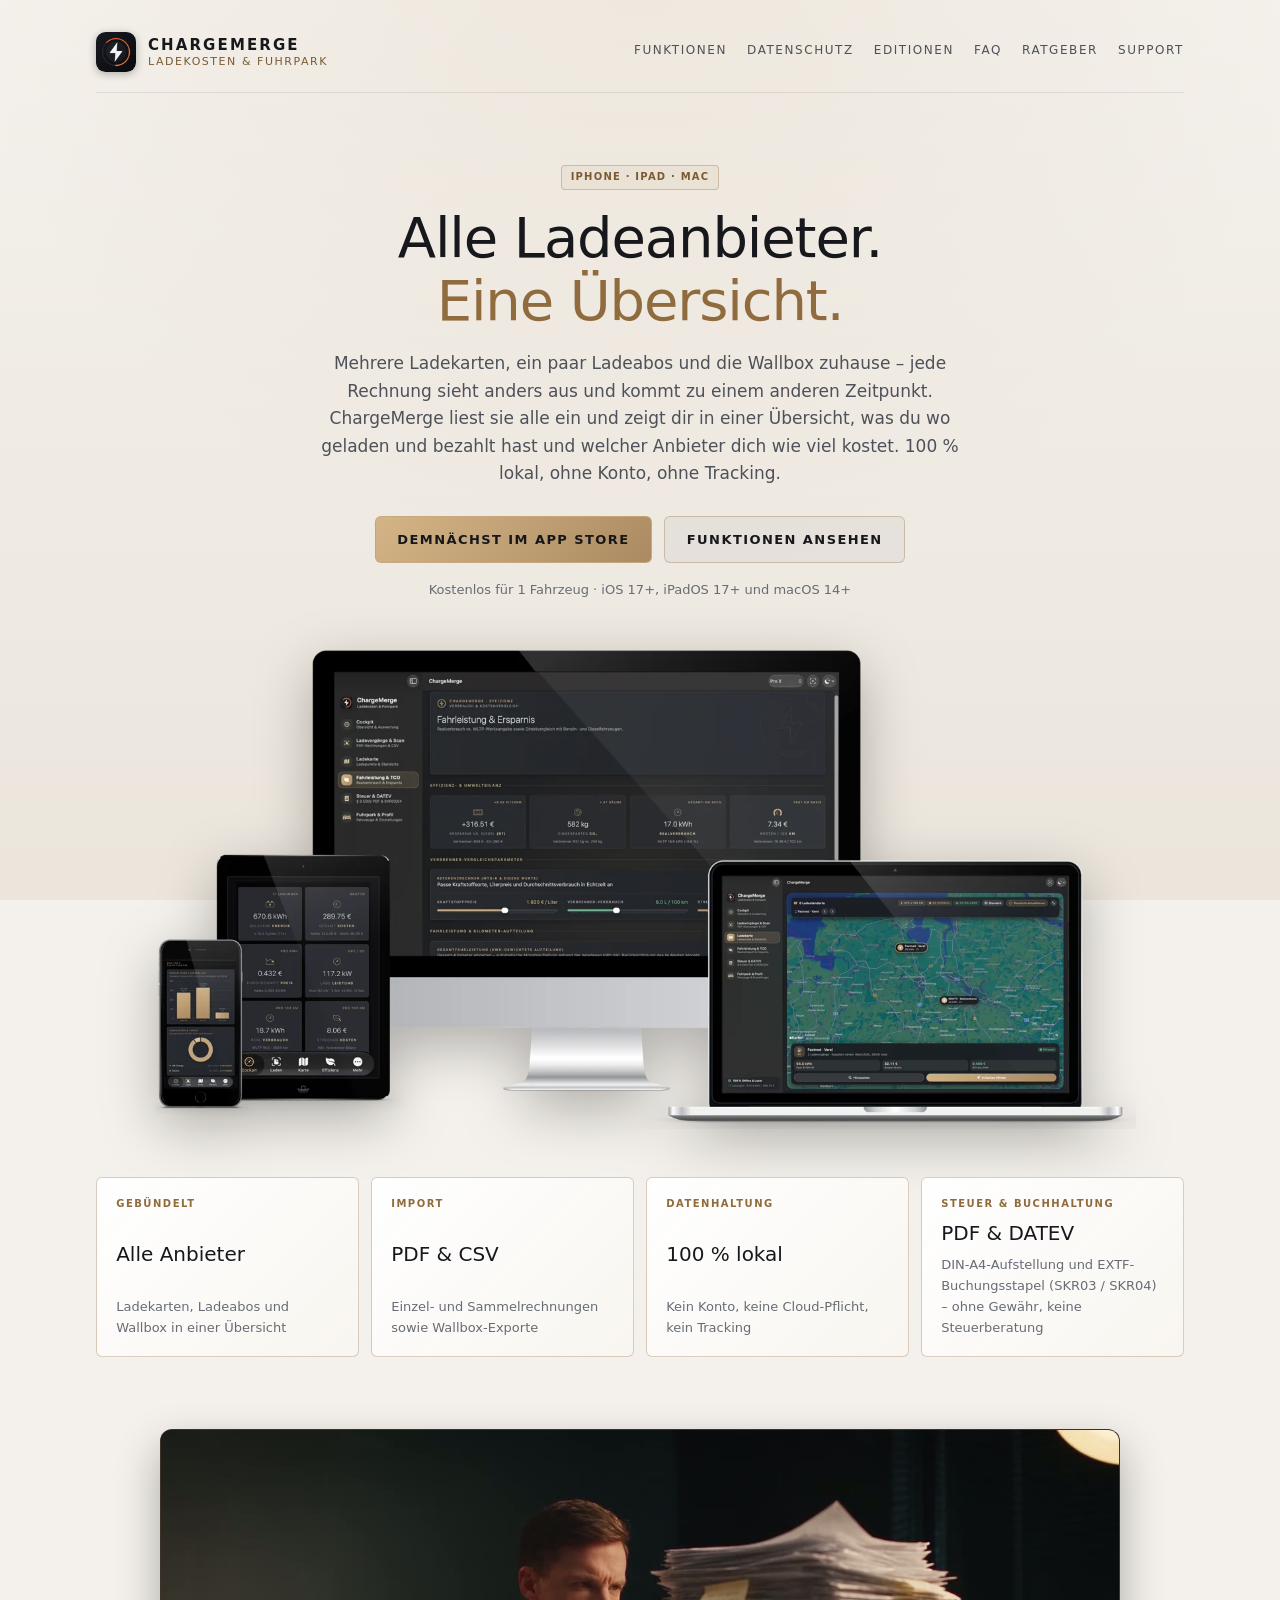
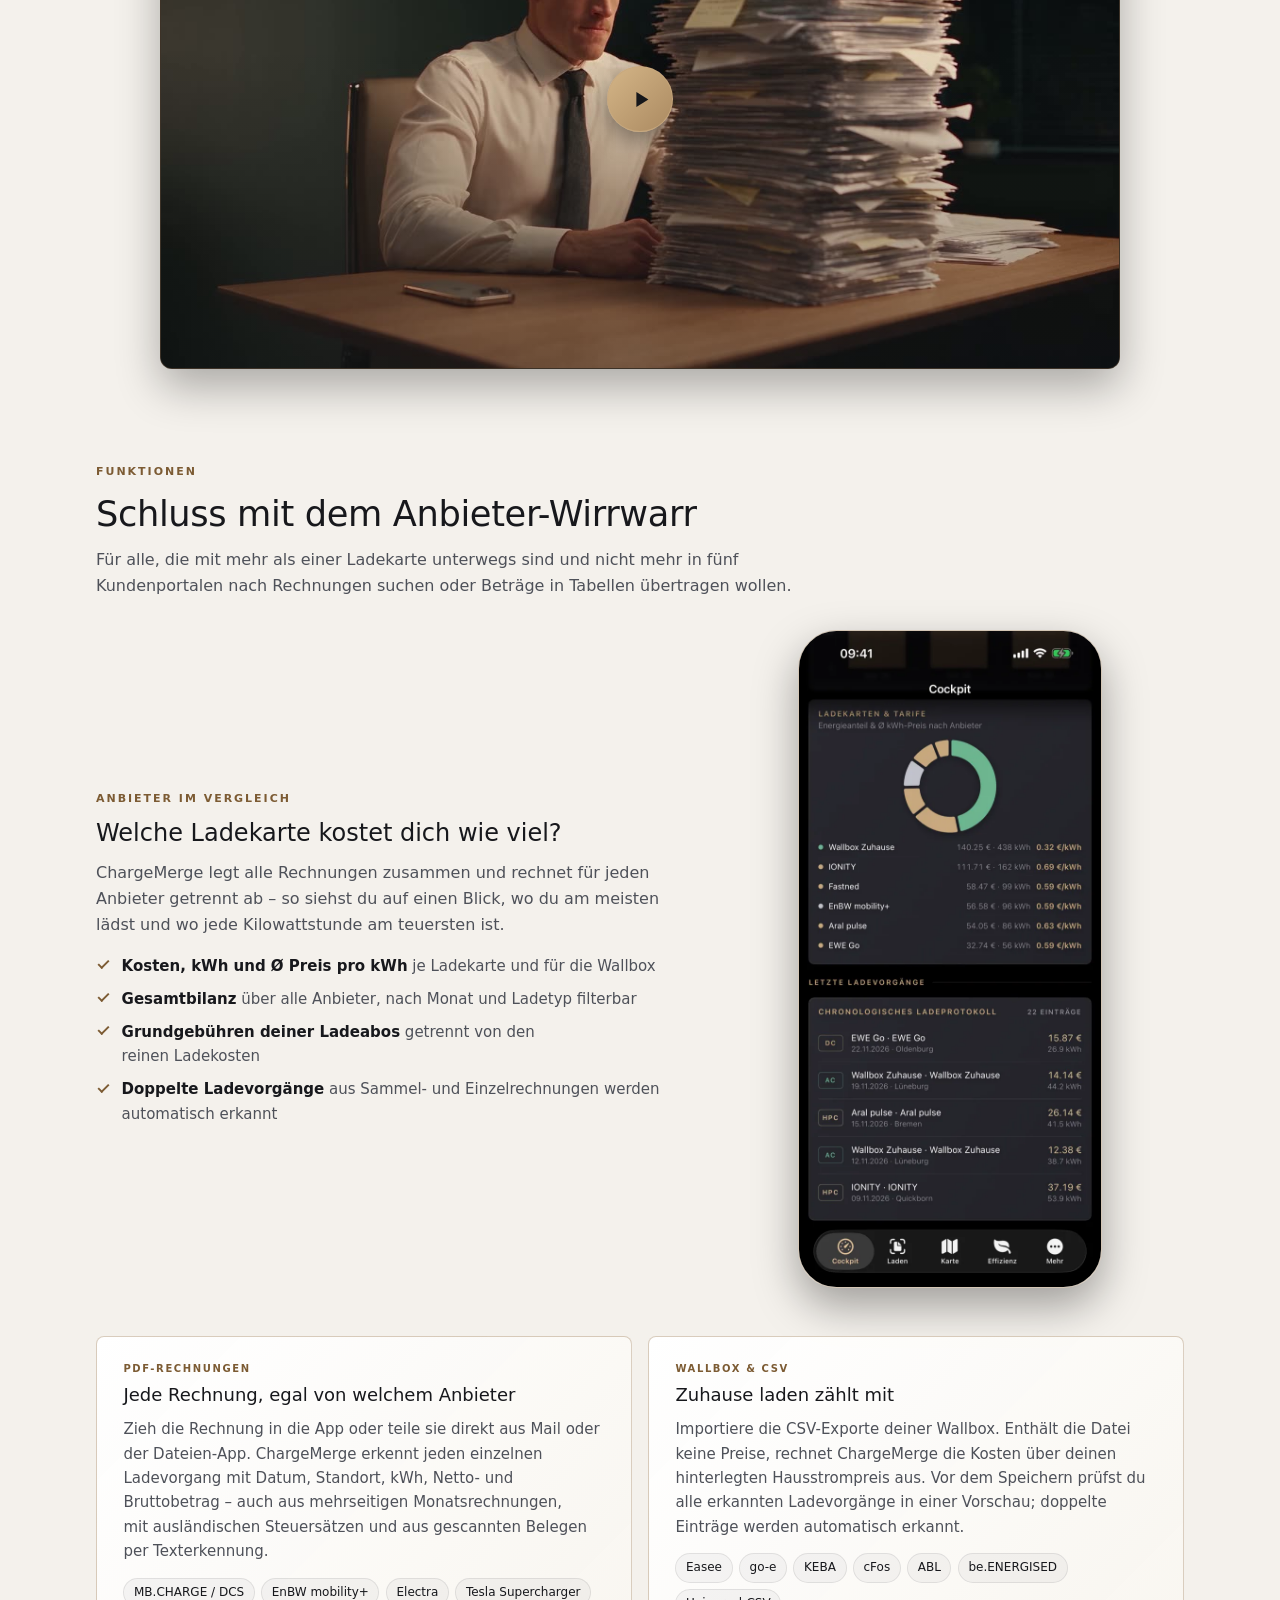
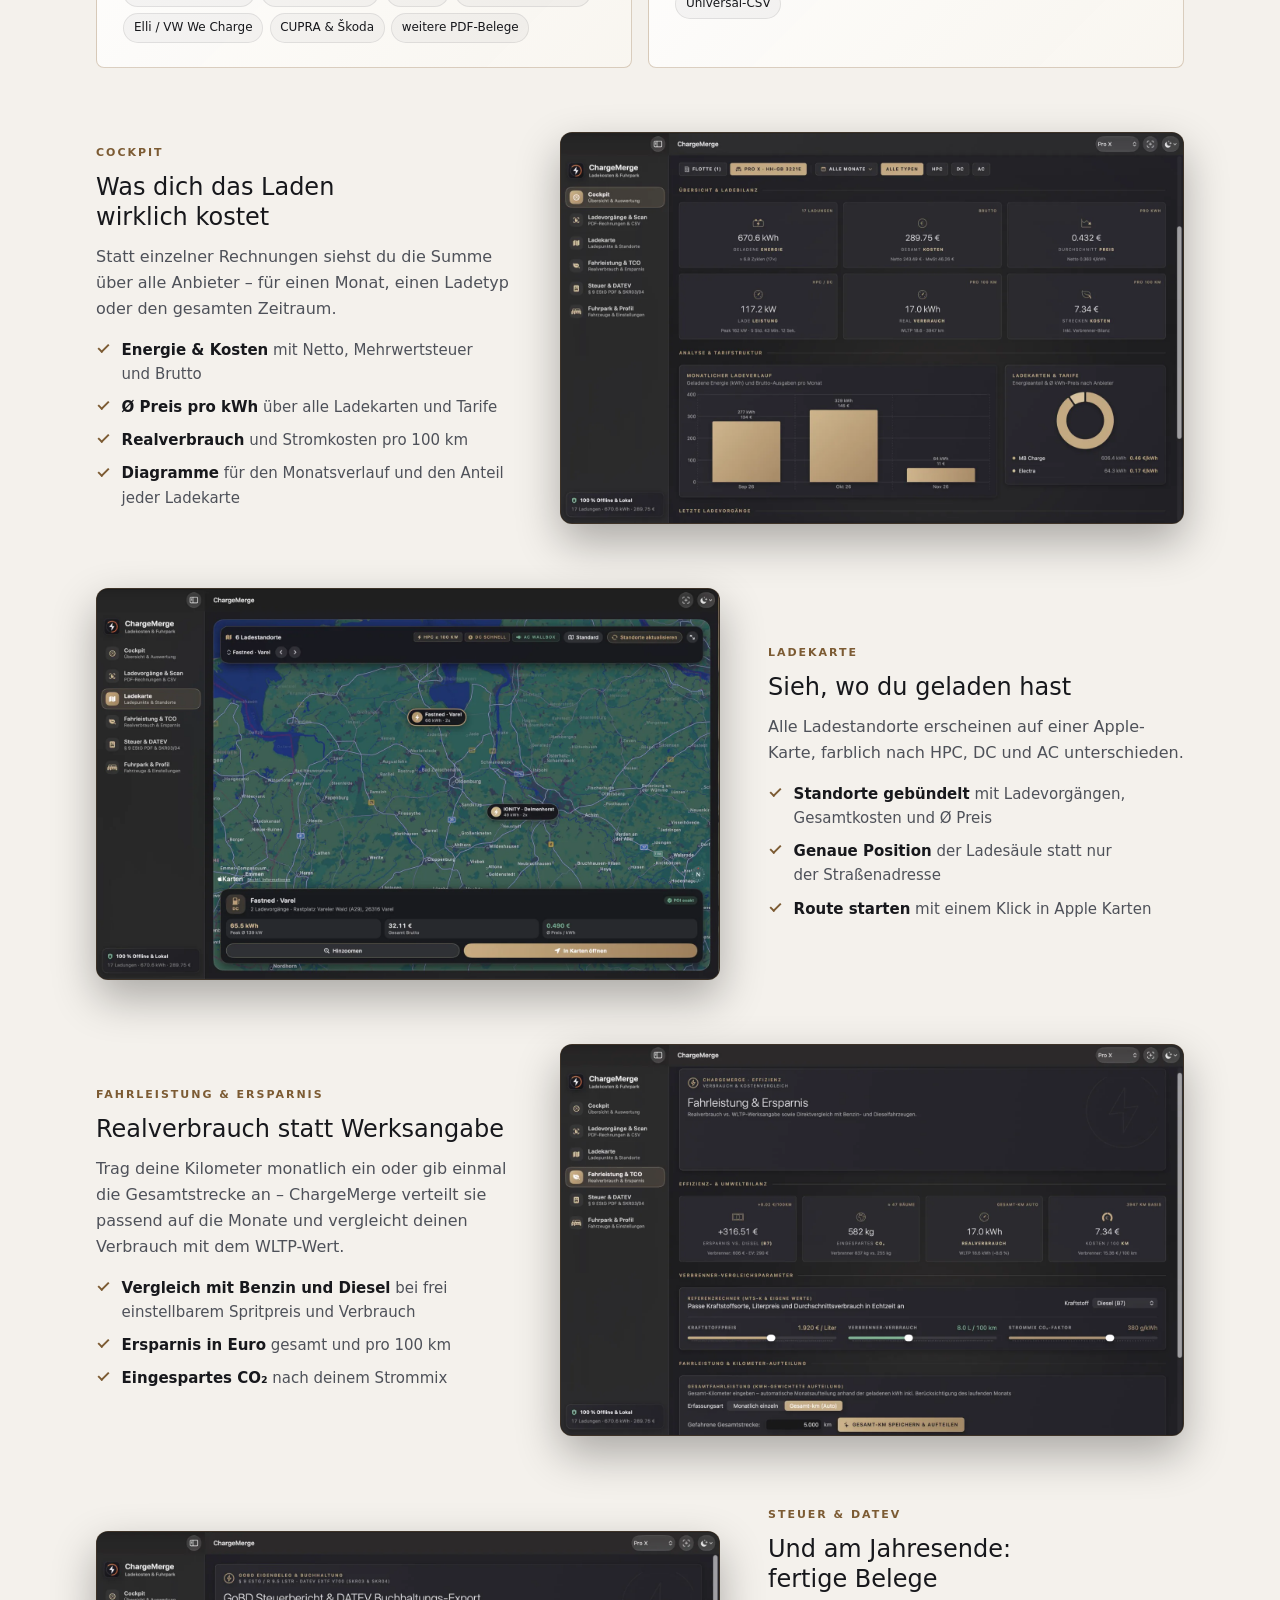
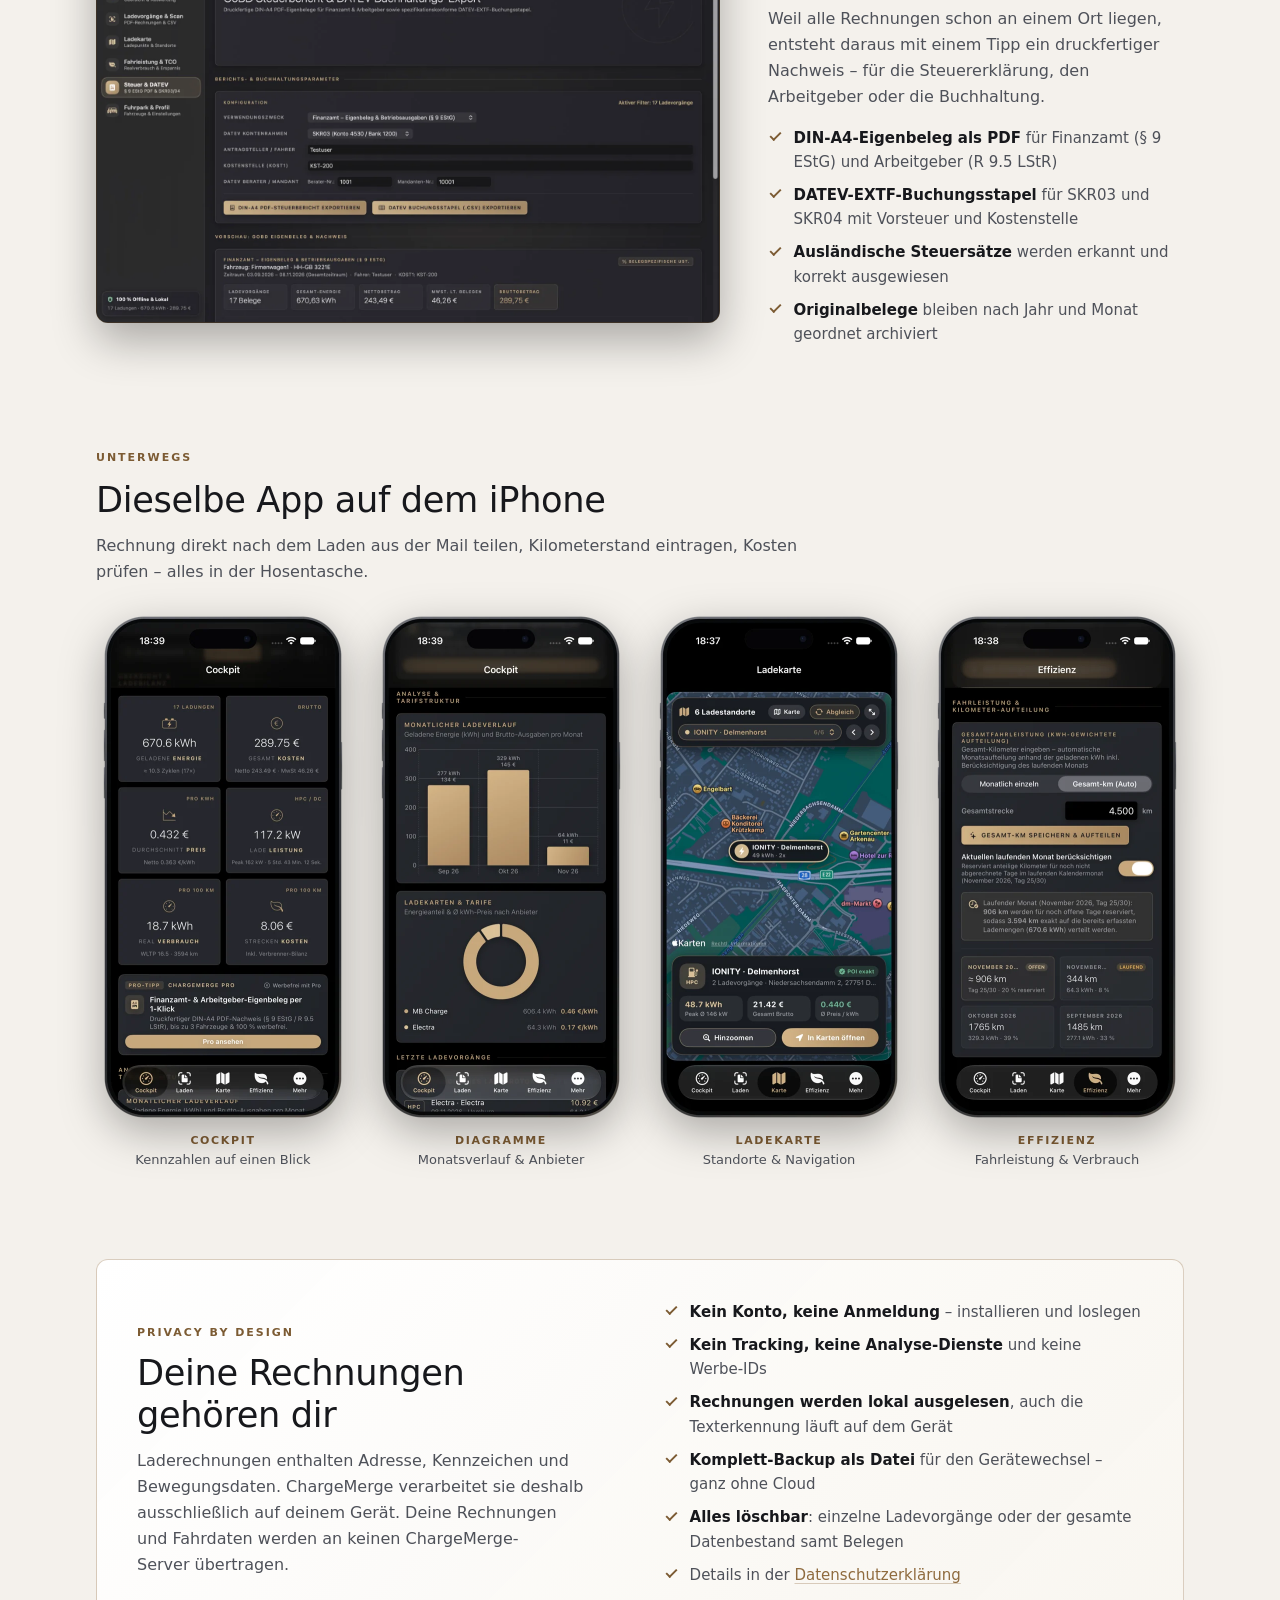
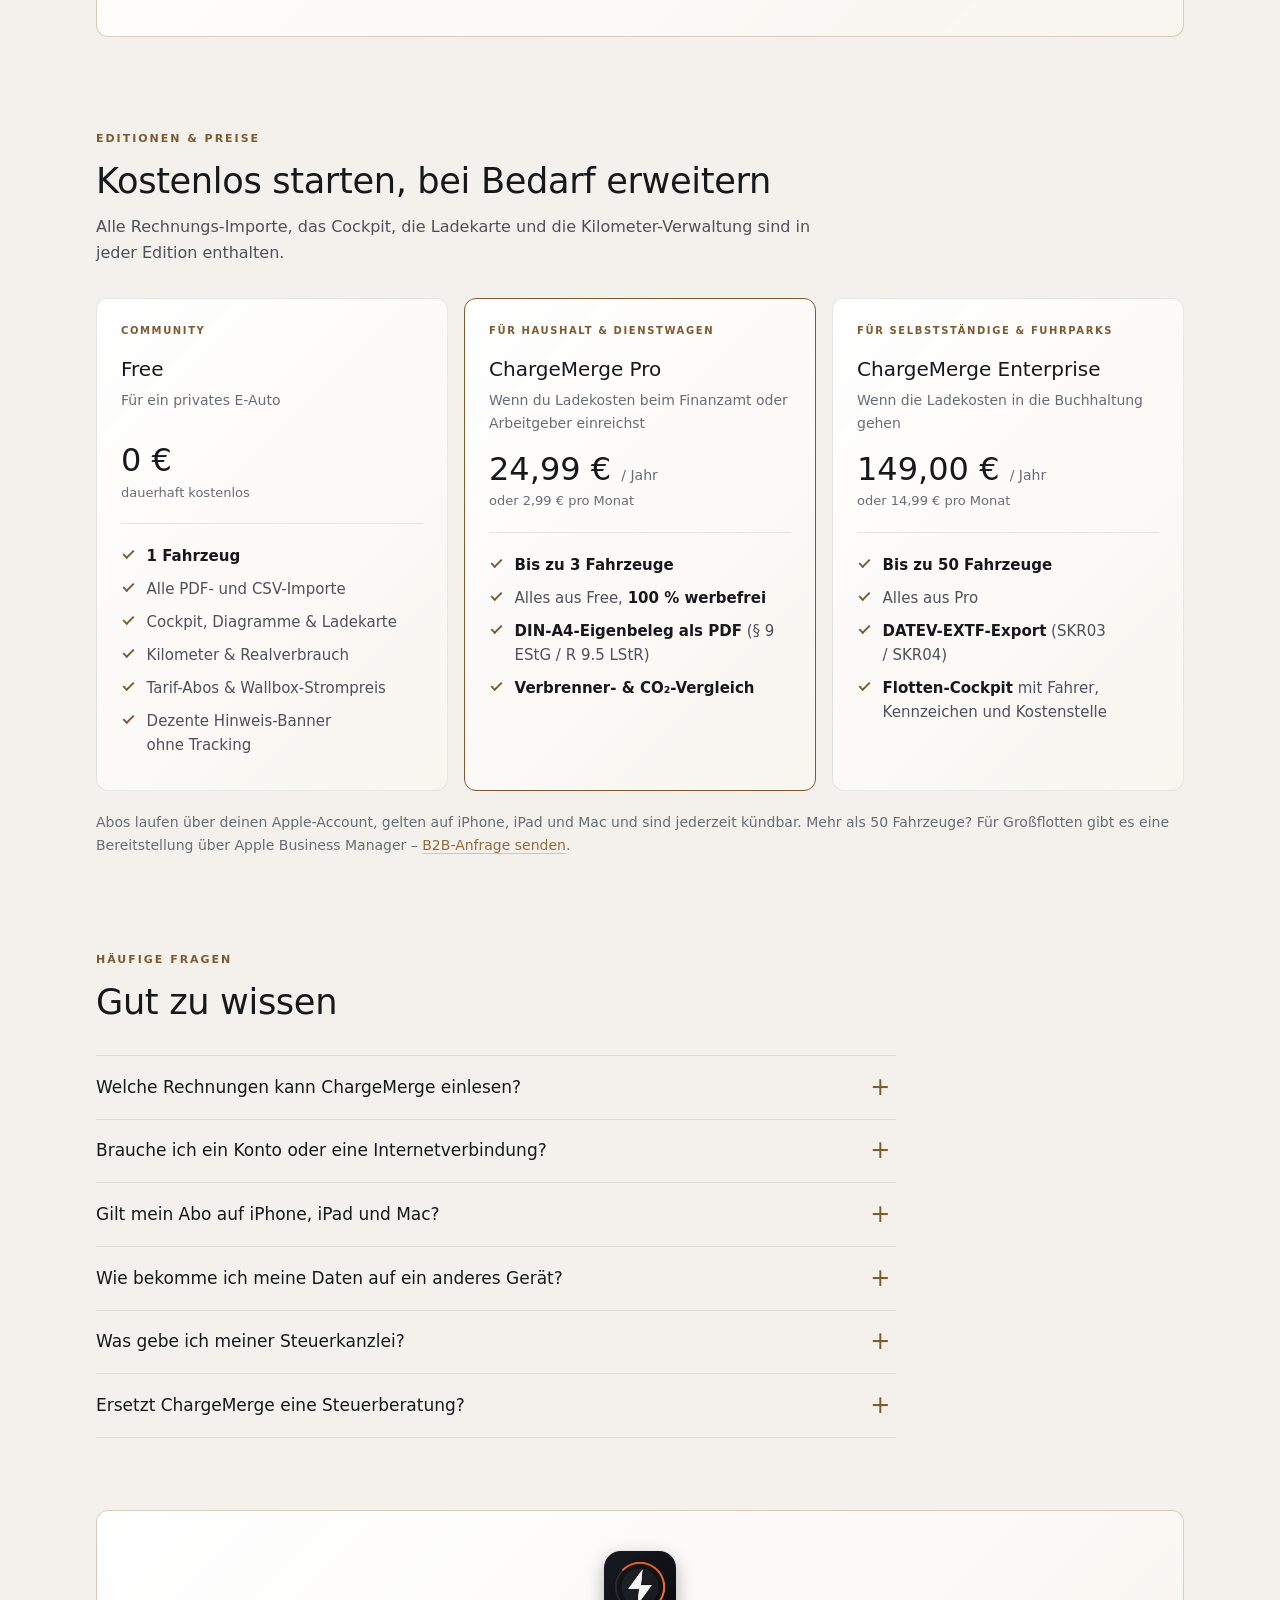
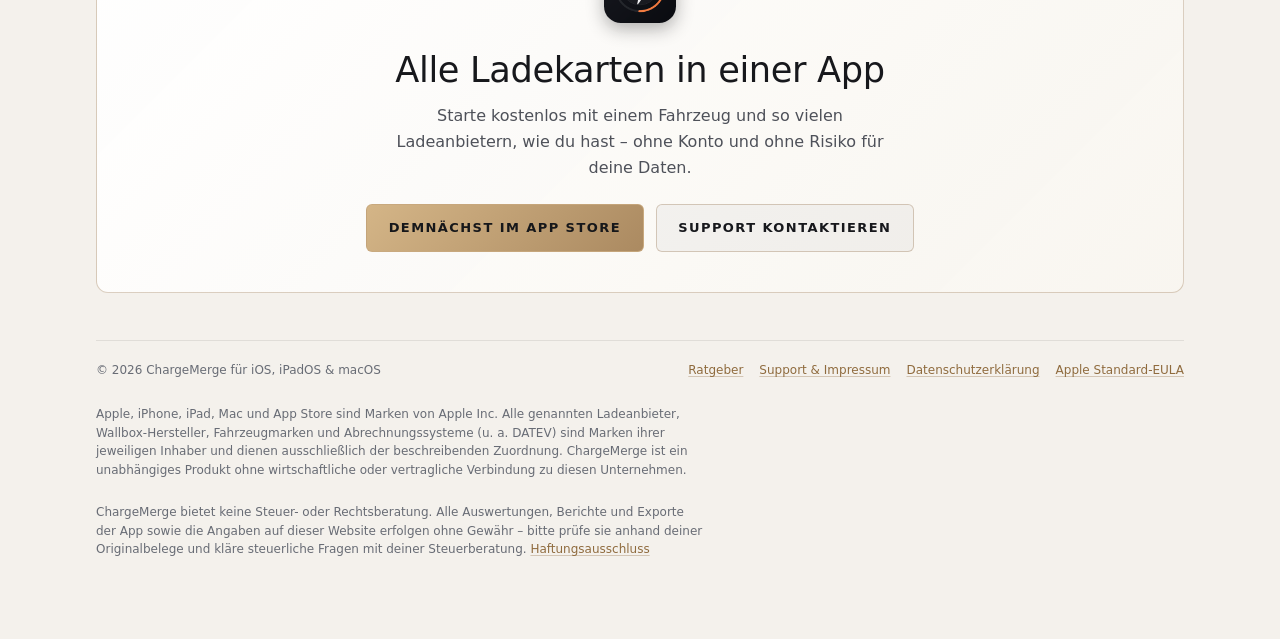
<file: index.html>
<!DOCTYPE html>
<html lang="de">
<head>
  <meta charset="utf-8">
  <meta name="viewport" content="width=device-width, initial-scale=1">
  <meta name="color-scheme" content="light dark">
  <meta name="robots" content="index, follow">
  <title>ChargeMerge – Alle Ladekarten, Ladeabos und Wallbox-Rechnungen in einer App</title>
  <meta name="description" content="Mehrere Ladekarten, Ladeabos und eine Wallbox? ChargeMerge liest die Rechnungen aller Anbieter ein und zeigt, was du wo geladen und bezahlt hast – inklusive kWh-Preis je Anbieter. 100 % lokal auf iPhone, iPad und Mac.">
  <link rel="canonical" href="https://chargemerge.de/">
  <link rel="icon" href="assets/favicon.png" type="image/png">
  <link rel="apple-touch-icon" href="assets/apple-touch-icon.png">

  <meta property="og:type" content="website">
  <meta property="og:locale" content="de_DE">
  <meta property="og:site_name" content="ChargeMerge">
  <meta property="og:url" content="https://chargemerge.de/">
  <meta property="og:title" content="ChargeMerge – Alle Ladeanbieter. Eine Übersicht.">
  <meta property="og:description" content="Rechnungen aller Ladekarten, Abos und der Wallbox in einer App bündeln: Kosten und kWh-Preis je Anbieter auf einen Blick. 100 % lokal auf iPhone, iPad und Mac.">
  <meta property="og:image" content="https://chargemerge.de/assets/og-image.jpg">
  <meta property="og:image:width" content="1200">
  <meta property="og:image:height" content="630">
  <meta name="twitter:card" content="summary_large_image">

  <link rel="stylesheet" href="styles.css?v=8">
  <link rel="stylesheet" href="landing.css?v=8">
  <script src="motion.js?v=8"></script>
  <script src="nav.js?v=8" defer></script>
  <script src="film.js?v=8" defer></script>

  <script type="application/ld+json">
  {
    "@context": "https://schema.org",
    "@type": "SoftwareApplication",
    "name": "ChargeMerge",
    "applicationCategory": "FinanceApplication",
    "operatingSystem": "iOS 17, iPadOS 17, macOS 14",
    "inLanguage": "de",
    "url": "https://chargemerge.de/",
    "image": "https://chargemerge.de/assets/og-image.jpg",
    "description": "Bündelt die Laderechnungen aller Ladekarten, Ladeabos und der Wallbox in einer Übersicht: Kosten und kWh-Preis je Anbieter, Ladekarte, Realverbrauch sowie Eigenbeleg und DATEV-Export. Alle Daten bleiben lokal auf dem Gerät.",
    "offers": [
      { "@type": "Offer", "name": "Community (Free)", "price": "0", "priceCurrency": "EUR" },
      { "@type": "Offer", "name": "ChargeMerge Pro (Jahresabo)", "price": "24.99", "priceCurrency": "EUR" },
      { "@type": "Offer", "name": "ChargeMerge Enterprise (Jahresabo)", "price": "149.00", "priceCurrency": "EUR" }
    ]
  }
  </script>
</head>
<body>
  <div class="lp-shell">
    <header class="top-bar">
      <a class="brand-lockup" href="./">
        <img class="brand-icon" src="assets/app-icon.png" alt="" width="40" height="40">
        <span class="brand-wordmark">
          <span class="brand-title">ChargeMerge</span>
          <span class="brand-subtitle">Ladekosten &amp; Fuhrpark</span>
        </span>
      </a>

      <button class="nav-toggle" type="button" aria-expanded="false" aria-controls="hauptmenue" aria-label="Menü öffnen" hidden>
        <svg width="22" height="22" viewBox="0 0 22 22" fill="none" aria-hidden="true">
          <path class="nav-toggle-bars" d="M3 6h16M3 11h16M3 16h16" stroke="currentColor" stroke-width="1.6" stroke-linecap="round"/>
          <path class="nav-toggle-close" d="M5 5l12 12M17 5L5 17" stroke="currentColor" stroke-width="1.6" stroke-linecap="round"/>
        </svg>
      </button>

      <nav class="nav-links" id="hauptmenue" aria-label="Hauptnavigation">
        <a class="nav-link" href="#funktionen">Funktionen</a>
        <a class="nav-link" href="#datenschutz">Datenschutz</a>
        <a class="nav-link" href="#editionen">Editionen</a>
        <a class="nav-link" href="#faq">FAQ</a>
        <a class="nav-link" href="ratgeber.html">Ratgeber</a>
        <a class="nav-link" href="impressum.html#kontakt">Support</a>
      </nav>
    </header>

    <main>
      <!-- ============ Hero ============ -->
      <section class="lp-hero" aria-labelledby="hero-title">
        <span class="glass-badge">iPhone · iPad · Mac</span>
        <h1 id="hero-title" class="lp-hero-title">Alle Ladeanbieter. <strong>Eine Übersicht.</strong></h1>
        <p class="lp-hero-lead">
          Mehrere Ladekarten, ein paar Ladeabos und die Wallbox zuhause – jede Rechnung sieht anders aus und kommt zu einem anderen Zeitpunkt. ChargeMerge liest sie alle ein und zeigt dir in einer Übersicht, was du wo geladen und bezahlt hast und welcher Anbieter dich wie viel kostet. 100&nbsp;% lokal, ohne Konto, ohne Tracking.
        </p>
        <div class="hero-actions">
          <!-- APP-STORE-LINK: Sobald die App im App Store verfügbar ist, dieses <span> durch
               <a class="btn-champagne btn-large" href="https://apps.apple.com/de/app/…">Laden im App Store</a> ersetzen
               (ebenso im Abschluss-Bereich weiter unten). -->
          <span class="btn-champagne btn-large" aria-disabled="true">Demnächst im App Store</span>
          <a class="btn-secondary btn-large" href="#funktionen">Funktionen ansehen</a>
        </div>
        <p class="lp-hero-note">Kostenlos für 1 Fahrzeug · iOS&nbsp;17+, iPadOS&nbsp;17+ und macOS&nbsp;14+</p>

        <figure class="lp-hero-visual">
          <img src="assets/hero-geraete.webp" width="1500" height="733" alt="ChargeMerge auf iPhone, iPad, iMac und MacBook: gebündelte Ladekosten aller Anbieter, Fahrleistung und Ladekarte" fetchpriority="high">
        </figure>
      </section>

      <ul class="lp-facts" aria-label="ChargeMerge auf einen Blick">
        <li class="spec-tile">
          <span class="spec-label">Gebündelt</span>
          <span class="spec-value">Alle Anbieter</span>
          <span class="spec-detail">Ladekarten, Ladeabos und Wallbox in einer Übersicht</span>
        </li>
        <li class="spec-tile">
          <span class="spec-label">Import</span>
          <span class="spec-value">PDF &amp; CSV</span>
          <span class="spec-detail">Einzel- und Sammelrechnungen sowie Wallbox-Exporte</span>
        </li>
        <li class="spec-tile">
          <span class="spec-label">Datenhaltung</span>
          <span class="spec-value">100 % lokal</span>
          <span class="spec-detail">Kein Konto, keine Cloud-Pflicht, kein Tracking</span>
        </li>
        <li class="spec-tile">
          <span class="spec-label">Steuer &amp; Buchhaltung</span>
          <span class="spec-value">PDF &amp; DATEV</span>
          <span class="spec-detail">DIN-A4-Aufstellung und EXTF-Buchungsstapel (SKR03 / SKR04) – ohne Gewähr, keine Steuerberatung</span>
        </li>
      </ul>

      <!-- ============ Film ============ -->
      <!-- Lädt erst beim Abspielen (preload="none"); ohne JavaScript greifen die normalen Bedienelemente. -->
      <figure class="lp-film" aria-label="ChargeMerge-Film">
        <video controls playsinline preload="none" width="1280" height="720" poster="assets/chargemerge-film-poster.jpg">
          <source src="assets/chargemerge-film.mp4" type="video/mp4">
        </video>
        <button class="lp-film-play" type="button" aria-label="Video abspielen" hidden>
          <svg width="28" height="28" viewBox="0 0 28 28" aria-hidden="true"><path d="M10 6.5v15l12-7.5z" fill="currentColor"/></svg>
        </button>
      </figure>

      <!-- ============ Funktionen ============ -->
      <section class="lp-section" id="funktionen" aria-labelledby="funktionen-title">
        <div class="lp-section-head">
          <span class="eyebrow">Funktionen</span>
          <h2 id="funktionen-title" class="lp-section-title">Schluss mit dem Anbieter-Wirrwarr</h2>
          <p class="lp-section-lead">
            Für alle, die mit mehr als einer Ladekarte unterwegs sind und nicht mehr in fünf Kundenportalen nach Rechnungen suchen oder Beträge in Tabellen übertragen wollen.
          </p>
        </div>

        <div class="lp-feature lp-feature-lead">
          <div class="lp-feature-text">
            <span class="eyebrow">Anbieter im Vergleich</span>
            <h3 class="lp-feature-title">Welche Ladekarte kostet dich wie viel?</h3>
            <p>ChargeMerge legt alle Rechnungen zusammen und rechnet für jeden Anbieter getrennt ab – so siehst du auf einen Blick, wo du am meisten lädst und wo jede Kilowattstunde am teuersten ist.</p>
            <ul class="lp-checks">
              <li><strong>Kosten, kWh und Ø Preis pro kWh</strong> je Ladekarte und für die Wallbox</li>
              <li><strong>Gesamtbilanz</strong> über alle Anbieter, nach Monat und Ladetyp filterbar</li>
              <li><strong>Grundgebühren deiner Ladeabos</strong> getrennt von den reinen Ladekosten</li>
              <li><strong>Doppelte Ladevorgänge</strong> aus Sammel- und Einzelrechnungen werden automatisch erkannt</li>
            </ul>
          </div>
          <figure class="lp-phone-shot">
            <img src="assets/iphone-anbieter.webp" width="640" height="1390" loading="lazy" alt="iPhone mit der Übersicht Ladekarten und Tarife: sechs Anbieter mit Kosten, kWh und Preis pro kWh">
          </figure>
        </div>

        <div class="card-grid card-grid-2 lp-import-cards">
          <article class="luxury-card">
            <span class="card-kicker">PDF-Rechnungen</span>
            <h3 class="card-title">Jede Rechnung, egal von welchem Anbieter</h3>
            <p>
              Zieh die Rechnung in die App oder teile sie direkt aus Mail oder der Dateien-App. ChargeMerge erkennt jeden einzelnen Ladevorgang mit Datum, Standort, kWh, Netto- und Bruttobetrag – auch aus mehrseitigen Monatsrechnungen, mit ausländischen Steuersätzen und aus gescannten Belegen per Texterkennung.
            </p>
            <ul class="lp-chips" aria-label="Unterstützte Rechnungen">
              <li>MB.CHARGE / DCS</li>
              <li>EnBW mobility+</li>
              <li>Electra</li>
              <li>Tesla Supercharger</li>
              <li>Elli / VW We Charge</li>
              <li>CUPRA &amp; Škoda</li>
              <li>weitere PDF-Belege</li>
            </ul>
          </article>

          <article class="luxury-card">
            <span class="card-kicker">Wallbox &amp; CSV</span>
            <h3 class="card-title">Zuhause laden zählt mit</h3>
            <p>
              Importiere die CSV-Exporte deiner Wallbox. Enthält die Datei keine Preise, rechnet ChargeMerge die Kosten über deinen hinterlegten Hausstrompreis aus. Vor dem Speichern prüfst du alle erkannten Ladevorgänge in einer Vorschau; doppelte Einträge werden automatisch erkannt.
            </p>
            <ul class="lp-chips" aria-label="Unterstützte Wallbox-Exporte">
              <li>Easee</li>
              <li>go-e</li>
              <li>KEBA</li>
              <li>cFos</li>
              <li>ABL</li>
              <li>be.ENERGISED</li>
              <li>Universal-CSV</li>
            </ul>
          </article>
        </div>

        <div class="lp-feature">
          <div class="lp-feature-text">
            <span class="eyebrow">Cockpit</span>
            <h3 class="lp-feature-title">Was dich das Laden wirklich kostet</h3>
            <p>Statt einzelner Rechnungen siehst du die Summe über alle Anbieter – für einen Monat, einen Ladetyp oder den gesamten Zeitraum.</p>
            <ul class="lp-checks">
              <li><strong>Energie &amp; Kosten</strong> mit Netto, Mehrwertsteuer und Brutto</li>
              <li><strong>Ø Preis pro kWh</strong> über alle Ladekarten und Tarife</li>
              <li><strong>Realverbrauch</strong> und Stromkosten pro 100&nbsp;km</li>
              <li><strong>Diagramme</strong> für den Monatsverlauf und den Anteil jeder Ladekarte</li>
            </ul>
          </div>
          <figure class="lp-window">
            <img src="assets/mac-cockpit.webp" width="1600" height="1040" loading="lazy" alt="Cockpit auf dem Mac mit Kennzahlen zu Energie, Kosten, Durchschnittspreis und Realverbrauch sowie Diagrammen zum Monatsverlauf und zu den Ladekarten">
          </figure>
        </div>

        <div class="lp-feature lp-feature-flip">
          <div class="lp-feature-text">
            <span class="eyebrow">Ladekarte</span>
            <h3 class="lp-feature-title">Sieh, wo du geladen hast</h3>
            <p>Alle Ladestandorte erscheinen auf einer Apple-Karte, farblich nach HPC, DC und AC unterschieden.</p>
            <ul class="lp-checks">
              <li><strong>Standorte gebündelt</strong> mit Ladevorgängen, Gesamtkosten und Ø Preis</li>
              <li><strong>Genaue Position</strong> der Ladesäule statt nur der Straßenadresse</li>
              <li><strong>Route starten</strong> mit einem Klick in Apple Karten</li>
            </ul>
          </div>
          <figure class="lp-window">
            <img src="assets/mac-ladekarte.webp" width="1600" height="1040" loading="lazy" alt="Ladekarte auf dem Mac mit markierten Ladestandorten und Detailkarte zu einem Standort">
          </figure>
        </div>

        <div class="lp-feature">
          <div class="lp-feature-text">
            <span class="eyebrow">Fahrleistung &amp; Ersparnis</span>
            <h3 class="lp-feature-title">Realverbrauch statt Werksangabe</h3>
            <p>Trag deine Kilometer monatlich ein oder gib einmal die Gesamtstrecke an – ChargeMerge verteilt sie passend auf die Monate und vergleicht deinen Verbrauch mit dem WLTP-Wert.</p>
            <ul class="lp-checks">
              <li><strong>Vergleich mit Benzin und Diesel</strong> bei frei einstellbarem Spritpreis und Verbrauch</li>
              <li><strong>Ersparnis in Euro</strong> gesamt und pro 100&nbsp;km</li>
              <li><strong>Eingespartes CO₂</strong> nach deinem Strommix</li>
            </ul>
          </div>
          <figure class="lp-window">
            <img src="assets/mac-fahrleistung.webp" width="1600" height="1041" loading="lazy" alt="Ansicht Fahrleistung und Ersparnis auf dem Mac mit Ersparnis gegenüber Diesel, eingespartem CO₂ und Realverbrauch">
          </figure>
        </div>

        <div class="lp-feature lp-feature-flip">
          <div class="lp-feature-text">
            <span class="eyebrow">Steuer &amp; DATEV</span>
            <h3 class="lp-feature-title">Und am Jahresende: fertige Belege</h3>
            <p>Weil alle Rechnungen schon an einem Ort liegen, entsteht daraus mit einem Tipp ein druckfertiger Nachweis – für die Steuererklärung, den Arbeitgeber oder die Buchhaltung.</p>
            <ul class="lp-checks">
              <li><strong>DIN-A4-Eigenbeleg als PDF</strong> für Finanzamt (§&nbsp;9 EStG) und Arbeitgeber (R&nbsp;9.5 LStR)</li>
              <li><strong>DATEV-EXTF-Buchungsstapel</strong> für SKR03 und SKR04 mit Vorsteuer und Kostenstelle</li>
              <li><strong>Ausländische Steuersätze</strong> werden erkannt und korrekt ausgewiesen</li>
              <li><strong>Originalbelege</strong> bleiben nach Jahr und Monat geordnet archiviert</li>
            </ul>
          </div>
          <figure class="lp-window">
            <img src="assets/mac-steuer-datev.webp" width="1600" height="1040" loading="lazy" alt="Ansicht Steuer und DATEV auf dem Mac mit Exportoptionen für PDF-Steuerbericht und DATEV-Buchungsstapel">
          </figure>
        </div>
      </section>

      <!-- ============ iPhone ============ -->
      <section class="lp-section" aria-labelledby="iphone-title">
        <div class="lp-section-head">
          <span class="eyebrow">Unterwegs</span>
          <h2 id="iphone-title" class="lp-section-title">Dieselbe App auf dem iPhone</h2>
          <p class="lp-section-lead">Rechnung direkt nach dem Laden aus der Mail teilen, Kilometerstand eintragen, Kosten prüfen – alles in der Hosentasche.</p>
        </div>

        <ul class="lp-phones">
          <li>
            <figure>
              <img src="assets/iphone-08-cockpit-uebersicht.webp" width="480" height="1004" loading="lazy" alt="iPhone mit Cockpit-Kennzahlen">
              <figcaption><strong>Cockpit</strong>Kennzahlen auf einen Blick</figcaption>
            </figure>
          </li>
          <li>
            <figure>
              <img src="assets/iphone-07-cockpit-diagramme.webp" width="480" height="1004" loading="lazy" alt="iPhone mit Diagrammen zu Monatsverlauf und Anbietern">
              <figcaption><strong>Diagramme</strong>Monatsverlauf &amp; Anbieter</figcaption>
            </figure>
          </li>
          <li>
            <figure>
              <img src="assets/iphone-03-ladekarte-detail.webp" width="480" height="1004" loading="lazy" alt="iPhone mit Ladekarte und Details zu einem Ladestandort">
              <figcaption><strong>Ladekarte</strong>Standorte &amp; Navigation</figcaption>
            </figure>
          </li>
          <li>
            <figure>
              <img src="assets/iphone-05-effizienz-fahrleistung.webp" width="480" height="1004" loading="lazy" alt="iPhone mit Fahrleistung und Realverbrauch">
              <figcaption><strong>Effizienz</strong>Fahrleistung &amp; Verbrauch</figcaption>
            </figure>
          </li>
        </ul>
      </section>

      <!-- ============ Datenschutz ============ -->
      <section class="lp-section" id="datenschutz" aria-labelledby="datenschutz-title">
        <div class="lp-privacy">
          <div>
            <span class="eyebrow">Privacy by Design</span>
            <h2 id="datenschutz-title" class="lp-section-title">Deine Rechnungen gehören dir</h2>
            <p class="lp-section-lead">
              Laderechnungen enthalten Adresse, Kennzeichen und Bewegungsdaten. ChargeMerge verarbeitet sie deshalb ausschließlich auf deinem Gerät. Deine Rechnungen und Fahrdaten werden an keinen ChargeMerge-Server übertragen.
            </p>
          </div>
          <ul class="lp-checks">
            <li><strong>Kein Konto, keine Anmeldung</strong> – installieren und loslegen</li>
            <li><strong>Kein Tracking, keine Analyse-Dienste</strong> und keine Werbe-IDs</li>
            <li><strong>Rechnungen werden lokal ausgelesen</strong>, auch die Texterkennung läuft auf dem Gerät</li>
            <li><strong>Komplett-Backup als Datei</strong> für den Gerätewechsel – ganz ohne Cloud</li>
            <li><strong>Alles löschbar</strong>: einzelne Ladevorgänge oder der gesamte Datenbestand samt Belegen</li>
            <li>Details in der <a class="inline-link" href="datenschutz.html">Datenschutzerklärung</a></li>
          </ul>
        </div>
      </section>

      <!-- ============ Editionen ============ -->
      <section class="lp-section" id="editionen" aria-labelledby="editionen-title">
        <div class="lp-section-head">
          <span class="eyebrow">Editionen &amp; Preise</span>
          <h2 id="editionen-title" class="lp-section-title">Kostenlos starten, bei Bedarf erweitern</h2>
          <p class="lp-section-lead">Alle Rechnungs-Importe, das Cockpit, die Ladekarte und die Kilometer-Verwaltung sind in jeder Edition enthalten.</p>
        </div>

        <div class="lp-plans">
          <article class="lp-plan">
            <span class="card-kicker">Community</span>
            <h3 class="lp-plan-name">Free</h3>
            <p class="lp-plan-for">Für ein privates E-Auto</p>
            <p class="lp-price">0 €</p>
            <p class="lp-price-alt">dauerhaft kostenlos</p>
            <ul class="lp-checks">
              <li><strong>1 Fahrzeug</strong></li>
              <li>Alle PDF- und CSV-Importe</li>
              <li>Cockpit, Diagramme &amp; Ladekarte</li>
              <li>Kilometer &amp; Realverbrauch</li>
              <li>Tarif-Abos &amp; Wallbox-Strompreis</li>
              <li>Dezente Hinweis-Banner ohne Tracking</li>
            </ul>
          </article>

          <article class="lp-plan lp-plan-featured">
            <span class="card-kicker">Für Haushalt &amp; Dienstwagen</span>
            <h3 class="lp-plan-name">ChargeMerge Pro</h3>
            <p class="lp-plan-for">Wenn du Ladekosten beim Finanzamt oder Arbeitgeber einreichst</p>
            <p class="lp-price">24,99 € <small>/ Jahr</small></p>
            <p class="lp-price-alt">oder 2,99 € pro Monat</p>
            <ul class="lp-checks">
              <li><strong>Bis zu 3 Fahrzeuge</strong></li>
              <li>Alles aus Free, <strong>100&nbsp;% werbefrei</strong></li>
              <li><strong>DIN-A4-Eigenbeleg als PDF</strong> (§&nbsp;9 EStG / R&nbsp;9.5 LStR)</li>
              <li><strong>Verbrenner- &amp; CO₂-Vergleich</strong></li>
            </ul>
          </article>

          <article class="lp-plan">
            <span class="card-kicker">Für Selbstständige &amp; Fuhrparks</span>
            <h3 class="lp-plan-name">ChargeMerge Enterprise</h3>
            <p class="lp-plan-for">Wenn die Ladekosten in die Buchhaltung gehen</p>
            <p class="lp-price">149,00 € <small>/ Jahr</small></p>
            <p class="lp-price-alt">oder 14,99 € pro Monat</p>
            <ul class="lp-checks">
              <li><strong>Bis zu 50 Fahrzeuge</strong></li>
              <li>Alles aus Pro</li>
              <li><strong>DATEV-EXTF-Export</strong> (SKR03 / SKR04)</li>
              <li><strong>Flotten-Cockpit</strong> mit Fahrer, Kennzeichen und Kostenstelle</li>
            </ul>
          </article>
        </div>

        <p class="lp-plans-note">
          Abos laufen über deinen Apple-Account, gelten auf iPhone, iPad und Mac und sind jederzeit kündbar. Mehr als 50 Fahrzeuge? Für Großflotten gibt es eine Bereitstellung über Apple Business Manager – <a class="inline-link" href="impressum.html#kontakt">B2B-Anfrage senden</a>.
        </p>
      </section>

      <!-- ============ FAQ ============ -->
      <section class="lp-section" id="faq" aria-labelledby="faq-title">
        <div class="lp-section-head">
          <span class="eyebrow">Häufige Fragen</span>
          <h2 id="faq-title" class="lp-section-title">Gut zu wissen</h2>
        </div>

        <div class="lp-faq">
          <details>
            <summary>Welche Rechnungen kann ChargeMerge einlesen?</summary>
            <p>PDF-Rechnungen von MB.CHARGE und anderen Marken von Digital Charging Solutions, EnBW mobility+, Electra, Tesla Supercharger sowie Elli, VW We Charge, CUPRA Charging und Škoda Powerpass. Für andere Anbieter gibt es einen allgemeinen PDF-Leser, und gescannte Belege werden per Texterkennung verarbeitet. Dazu kommen CSV-Exporte von Wallboxen wie Easee, go-e, KEBA, cFos und ABL. Fehlt dein Anbieter, schick uns gern eine Beispielrechnung.</p>
          </details>
          <details>
            <summary>Brauche ich ein Konto oder eine Internetverbindung?</summary>
            <p>Nein. ChargeMerge funktioniert ohne Anmeldung, und deine Rechnungen werden auf dem Gerät ausgelesen. Eine Internetverbindung wird nur für Apple Karten (Kartenansicht und Standortsuche), für Käufe im App Store und in der kostenlosen Edition für den Abruf der Hinweis-Banner verwendet.</p>
          </details>
          <details>
            <summary>Gilt mein Abo auf iPhone, iPad und Mac?</summary>
            <p>Ja. Ein Abo gilt für alle Geräte, auf denen du mit demselben Apple-Account angemeldet bist. Über „Käufe wiederherstellen“ wird es auf einem neuen Gerät sofort aktiv.</p>
          </details>
          <details>
            <summary>Wie bekomme ich meine Daten auf ein anderes Gerät?</summary>
            <p>Unter „Fuhrpark &amp; Profil“ sicherst du alle Fahrzeuge, Ladevorgänge, Kilometerstände und Einstellungen in einer einzigen Backup-Datei. Diese Datei öffnest du auf dem anderen Gerät und stellst alles wieder her. Eine automatische Synchronisation gibt es bewusst noch nicht.</p>
          </details>
          <details>
            <summary>Was gebe ich meiner Steuerkanzlei?</summary>
            <p>Für die Buchhaltung den DATEV-EXTF-Buchungsstapel (Enterprise), den die Kanzlei direkt in DATEV importiert – wahlweise für SKR03 oder SKR04, mit Belegdatum, Rechnungsnummer, Kennzeichen und Kostenstelle. Für die Einkommensteuer oder die Erstattung durch den Arbeitgeber reicht der PDF-Eigenbeleg (Pro).</p>
          </details>
          <details>
            <summary>Ersetzt ChargeMerge eine Steuerberatung?</summary>
            <p>Nein. ChargeMerge bereitet deine Ladekosten sauber und nachvollziehbar auf. Ob und wie du sie steuerlich ansetzen kannst, klärst du mit deiner Steuerberatung oder dem Finanzamt.</p>
          </details>
        </div>
      </section>

      <!-- ============ Abschluss ============ -->
      <section class="lp-cta" aria-labelledby="cta-title">
        <img src="assets/app-icon.png" width="72" height="72" alt="ChargeMerge App-Icon" loading="lazy">
        <h2 id="cta-title" class="lp-section-title">Alle Ladekarten in einer App</h2>
        <p class="lp-section-lead">Starte kostenlos mit einem Fahrzeug und so vielen Ladeanbietern, wie du hast – ohne Konto und ohne Risiko für deine Daten.</p>
        <div class="hero-actions">
          <span class="btn-champagne btn-large" aria-disabled="true">Demnächst im App Store</span>
          <a class="btn-secondary btn-large" href="impressum.html#kontakt">Support kontaktieren</a>
        </div>
      </section>
    </main>

    <footer class="site-footer">
      <span>© 2026 ChargeMerge für iOS, iPadOS &amp; macOS</span>
      <div class="footer-links">
        <a class="inline-link" href="ratgeber.html">Ratgeber</a>
        <a class="inline-link" href="impressum.html">Support &amp; Impressum</a>
        <a class="inline-link" href="datenschutz.html">Datenschutzerklärung</a>
        <a class="inline-link" href="https://www.apple.com/legal/internet-services/itunes/dev/stdeula/" rel="noopener noreferrer">Apple Standard-EULA</a>
      </div>
    </footer>
    <p class="lp-legal-note">
      Apple, iPhone, iPad, Mac und App Store sind Marken von Apple Inc. Alle genannten Ladeanbieter, Wallbox-Hersteller, Fahrzeugmarken und Abrechnungssysteme (u.&nbsp;a. DATEV) sind Marken ihrer jeweiligen Inhaber und dienen ausschließlich der beschreibenden Zuordnung. ChargeMerge ist ein unabhängiges Produkt ohne wirtschaftliche oder vertragliche Verbindung zu diesen Unternehmen.
    </p>
    <p class="lp-legal-note">
      ChargeMerge bietet keine Steuer- oder Rechtsberatung. Alle Auswertungen, Berichte und Exporte der App sowie die Angaben auf dieser Website erfolgen ohne Gewähr – bitte prüfe sie anhand deiner Originalbelege und kläre steuerliche Fragen mit deiner Steuerberatung. <a class="inline-link" href="impressum.html#haftungsausschluss">Haftungsausschluss</a>
    </p>
  </div>

</body>
</html>
</file>
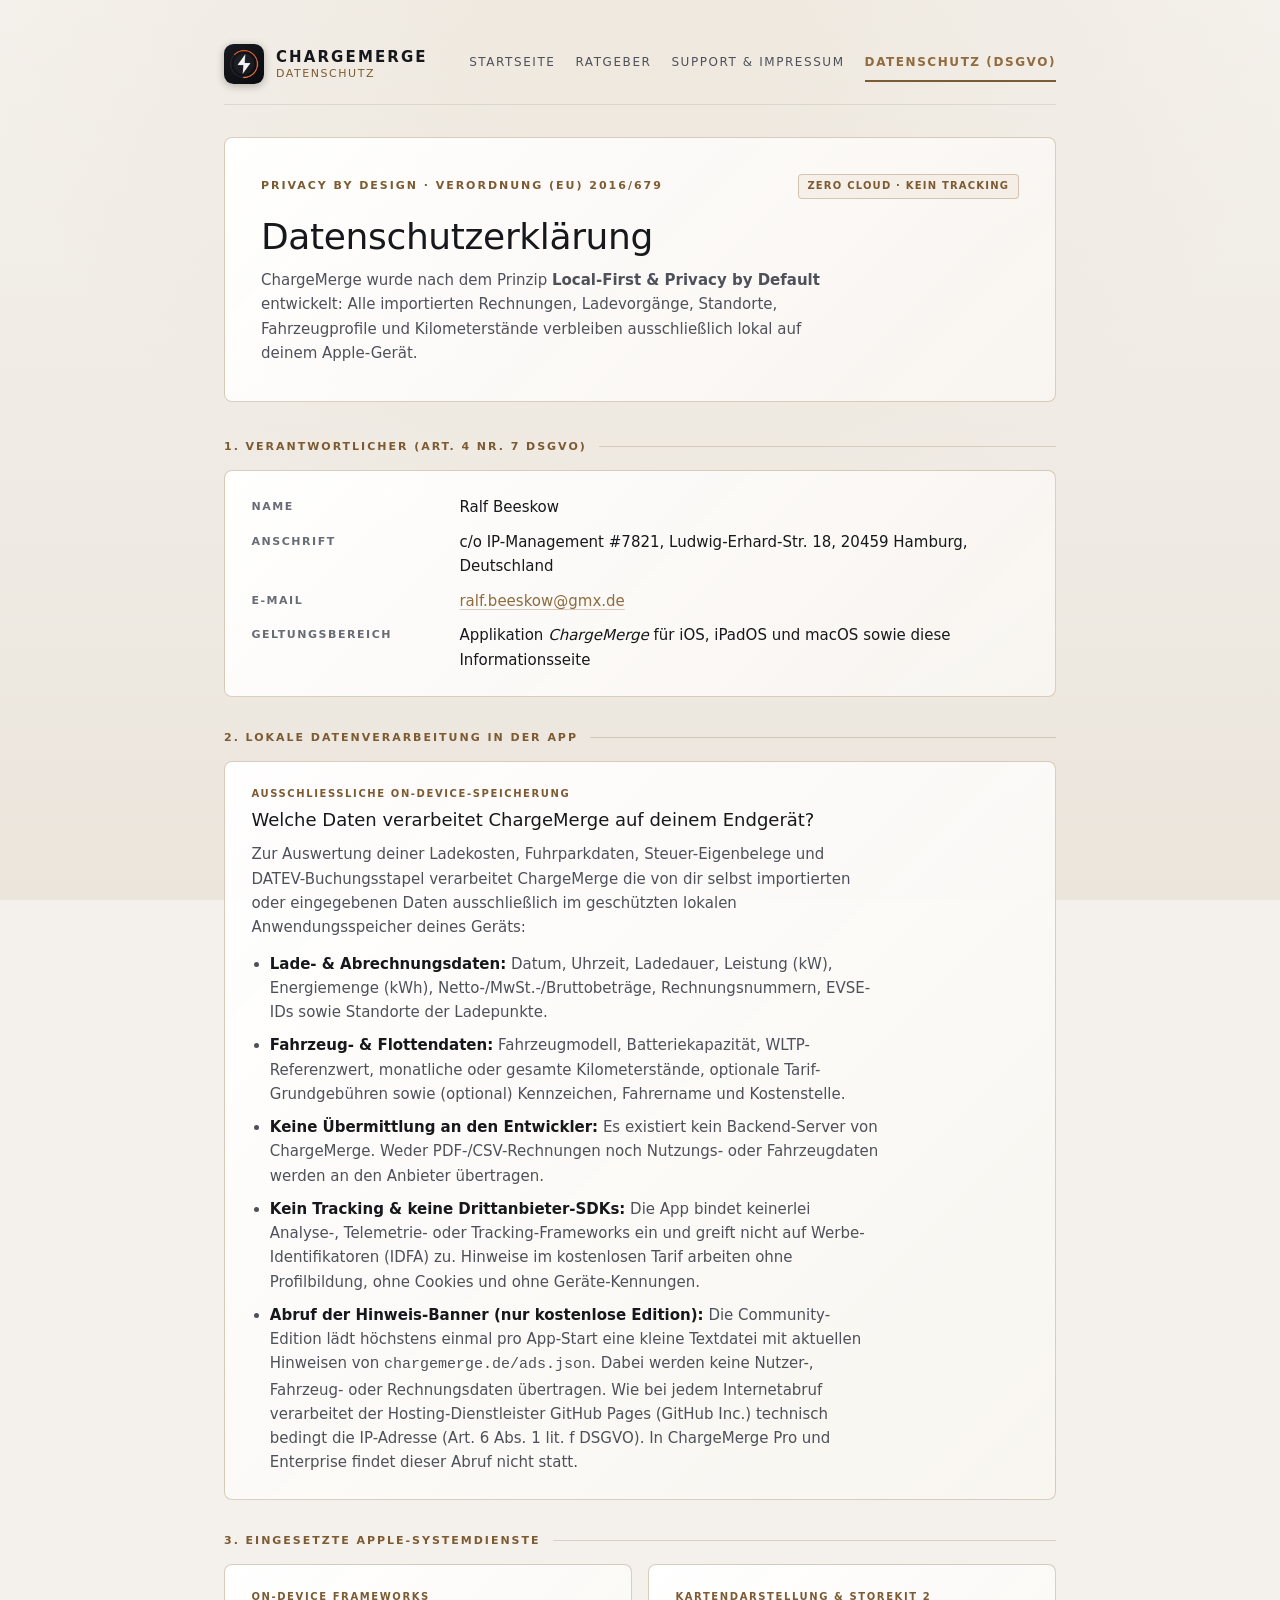
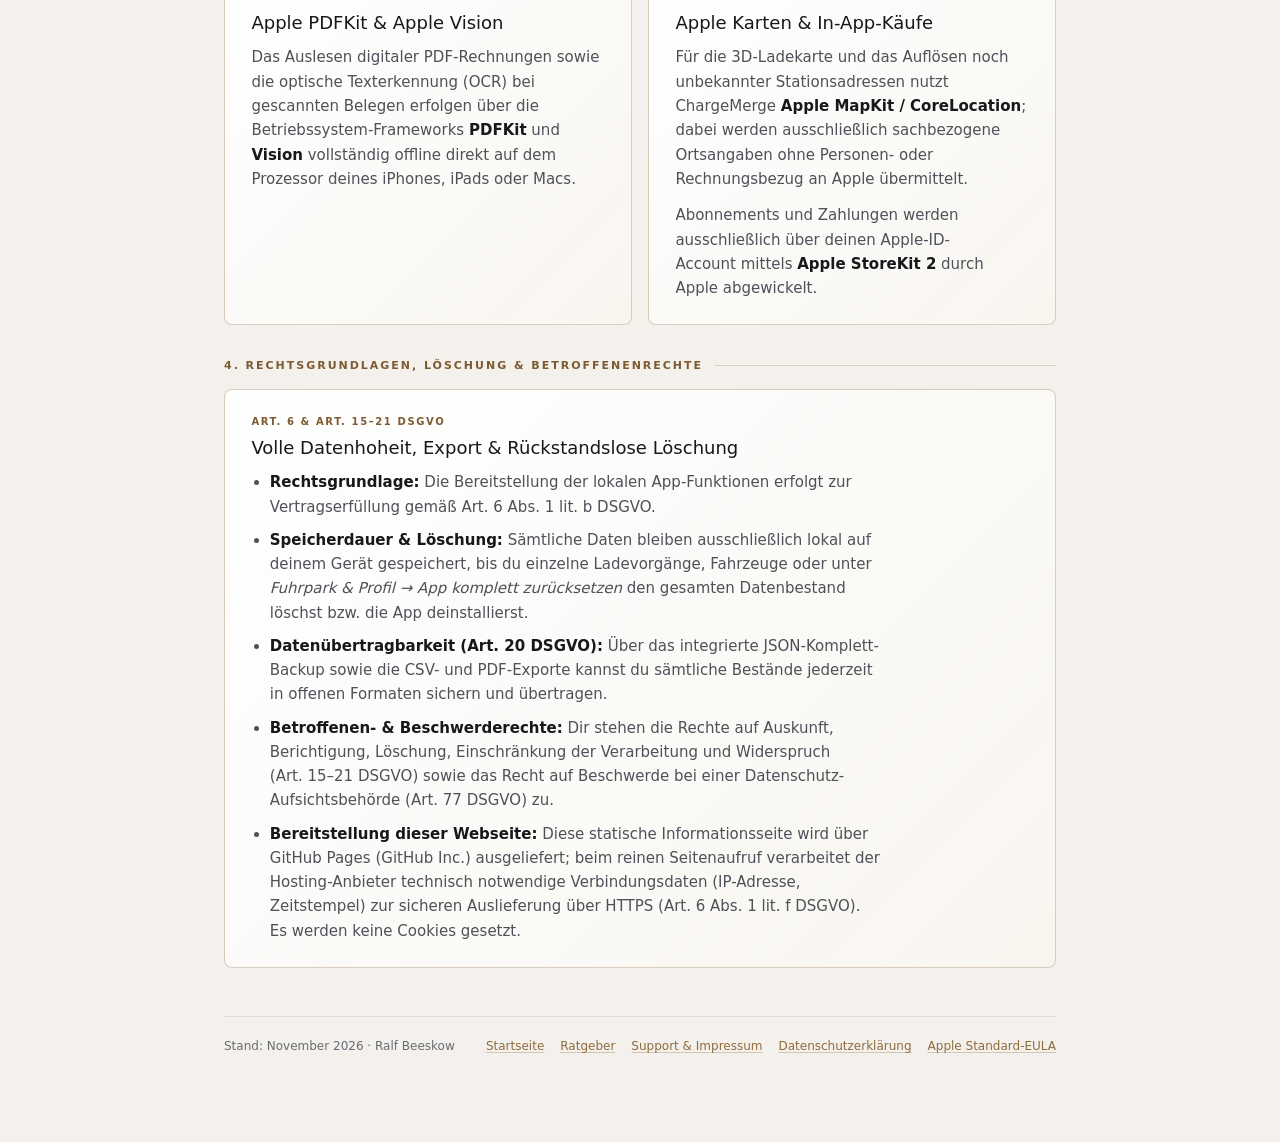
<file: datenschutz.html>
<!DOCTYPE html>
<html lang="de">
<head>
  <meta charset="utf-8">
  <meta name="viewport" content="width=device-width, initial-scale=1">
  <meta name="color-scheme" content="light dark">
  <meta name="robots" content="noindex, nofollow, noarchive, nosnippet, noimageindex, notranslate">
  <meta name="googlebot" content="noindex, nofollow, noarchive, nosnippet, noimageindex">
  <meta name="bingbot" content="noindex, nofollow, noarchive, nosnippet">
  <title>ChargeMerge — Datenschutzerklärung (DSGVO)</title>
  <link rel="icon" href="assets/favicon.png" type="image/png">
  <link rel="stylesheet" href="styles.css?v=8">
  <script src="motion.js?v=8"></script>
  <script src="nav.js?v=8" defer></script>
</head>
<body>
  <div class="page-shell">
    <header class="top-bar">
      <a class="brand-lockup" href="./">
        <img class="brand-icon" src="assets/app-icon.png" alt="" width="40" height="40">
        <span class="brand-wordmark">
          <span class="brand-title">ChargeMerge</span>
          <span class="brand-subtitle">Datenschutz</span>
        </span>
      </a>

      <button class="nav-toggle" type="button" aria-expanded="false" aria-controls="hauptmenue" aria-label="Menü öffnen" hidden>
        <svg width="22" height="22" viewBox="0 0 22 22" fill="none" aria-hidden="true">
          <path class="nav-toggle-bars" d="M3 6h16M3 11h16M3 16h16" stroke="currentColor" stroke-width="1.6" stroke-linecap="round"/>
          <path class="nav-toggle-close" d="M5 5l12 12M17 5L5 17" stroke="currentColor" stroke-width="1.6" stroke-linecap="round"/>
        </svg>
      </button>

      <nav class="nav-links" id="hauptmenue" aria-label="Hauptnavigation">
        <a class="nav-link" href="./">Startseite</a>
        <a class="nav-link" href="ratgeber.html">Ratgeber</a>
        <a class="nav-link" href="impressum.html">Support &amp; Impressum</a>
        <a class="nav-link" href="datenschutz.html" aria-current="page">Datenschutz (DSGVO)</a>
      </nav>
    </header>

    <main>
      <section class="hero-card" aria-labelledby="privacy-title">

        <div class="eyebrow-row">
          <span class="eyebrow">Privacy by Design · Verordnung (EU) 2016/679</span>
          <span class="glass-badge">Zero Cloud · Kein Tracking</span>
        </div>

        <h1 id="privacy-title" class="hero-heading">Datenschutzerklärung</h1>
        <p class="hero-lead">
          ChargeMerge wurde nach dem Prinzip <strong>Local-First &amp; Privacy by Default</strong> entwickelt: Alle importierten Rechnungen, Ladevorgänge, Standorte, Fahrzeugprofile und Kilometerstände verbleiben ausschließlich lokal auf deinem Apple-Gerät.
        </p>
      </section>

      <div class="section-divider">
        <h2 class="section-divider-title">1. Verantwortlicher (Art. 4 Nr. 7 DSGVO)</h2>
        <div class="section-divider-line" aria-hidden="true"></div>
      </div>

      <section class="luxury-card" aria-label="Verantwortlicher">
        <dl class="kv-table">
          <dt class="kv-term">Name</dt>
          <dd class="kv-value">Ralf Beeskow</dd>

          <dt class="kv-term">Anschrift</dt>
          <dd class="kv-value">c/o IP-Management #7821, Ludwig-Erhard-Str. 18, 20459 Hamburg, Deutschland</dd>

          <dt class="kv-term">E-Mail</dt>
          <dd class="kv-value"><a class="inline-link" href="mailto:ralf.beeskow@gmx.de">ralf.beeskow@gmx.de</a></dd>

          <dt class="kv-term">Geltungsbereich</dt>
          <dd class="kv-value">Applikation <em>ChargeMerge</em> für iOS, iPadOS und macOS sowie diese Informationsseite</dd>
        </dl>
      </section>

      <div class="section-divider">
        <h2 class="section-divider-title">2. Lokale Datenverarbeitung in der App</h2>
        <div class="section-divider-line" aria-hidden="true"></div>
      </div>

      <article class="luxury-card">
        <span class="card-kicker">Ausschließliche On-Device-Speicherung</span>
        <h3 class="card-title">Welche Daten verarbeitet ChargeMerge auf deinem Endgerät?</h3>
        <p>
          Zur Auswertung deiner Ladekosten, Fuhrparkdaten, Steuer-Eigenbelege und DATEV-Buchungsstapel verarbeitet ChargeMerge die von dir selbst importierten oder eingegebenen Daten ausschließlich im geschützten lokalen Anwendungsspeicher deines Geräts:
        </p>
        <ul class="luxury-list">
          <li><strong>Lade- &amp; Abrechnungsdaten:</strong> Datum, Uhrzeit, Ladedauer, Leistung (kW), Energiemenge (kWh), Netto-/MwSt.-/Bruttobeträge, Rechnungsnummern, EVSE-IDs sowie Standorte der Ladepunkte.</li>
          <li><strong>Fahrzeug- &amp; Flottendaten:</strong> Fahrzeugmodell, Batteriekapazität, WLTP-Referenzwert, monatliche oder gesamte Kilometerstände, optionale Tarif-Grundgebühren sowie (optional) Kennzeichen, Fahrername und Kostenstelle.</li>
          <li><strong>Keine Übermittlung an den Entwickler:</strong> Es existiert kein Backend-Server von ChargeMerge. Weder PDF-/CSV-Rechnungen noch Nutzungs- oder Fahrzeugdaten werden an den Anbieter übertragen.</li>
          <li><strong>Kein Tracking &amp; keine Drittanbieter-SDKs:</strong> Die App bindet keinerlei Analyse-, Telemetrie- oder Tracking-Frameworks ein und greift nicht auf Werbe-Identifikatoren (IDFA) zu. Hinweise im kostenlosen Tarif arbeiten ohne Profilbildung, ohne Cookies und ohne Geräte-Kennungen.</li>
          <li><strong>Abruf der Hinweis-Banner (nur kostenlose Edition):</strong> Die Community-Edition lädt höchstens einmal pro App-Start eine kleine Textdatei mit aktuellen Hinweisen von <code>chargemerge.de/ads.json</code>. Dabei werden keine Nutzer-, Fahrzeug- oder Rechnungsdaten übertragen. Wie bei jedem Internetabruf verarbeitet der Hosting-Dienstleister GitHub Pages (GitHub Inc.) technisch bedingt die IP-Adresse (Art.&nbsp;6 Abs.&nbsp;1 lit.&nbsp;f DSGVO). In ChargeMerge Pro und Enterprise findet dieser Abruf nicht statt.</li>
        </ul>
      </article>

      <div class="section-divider">
        <h2 class="section-divider-title">3. Eingesetzte Apple-Systemdienste</h2>
        <div class="section-divider-line" aria-hidden="true"></div>
      </div>

      <div class="card-grid card-grid-2">
        <article class="luxury-card">
          <span class="card-kicker">On-Device Frameworks</span>
          <h3 class="card-title">Apple PDFKit &amp; Apple Vision</h3>
          <p>
            Das Auslesen digitaler PDF-Rechnungen sowie die optische Texterkennung (OCR) bei gescannten Belegen erfolgen über die Betriebssystem-Frameworks <strong>PDFKit</strong> und <strong>Vision</strong> vollständig offline direkt auf dem Prozessor deines iPhones, iPads oder Macs.
          </p>
        </article>

        <article class="luxury-card">
          <span class="card-kicker">Kartendarstellung &amp; StoreKit 2</span>
          <h3 class="card-title">Apple Karten &amp; In-App-Käufe</h3>
          <p>
            Für die 3D-Ladekarte und das Auflösen noch unbekannter Stationsadressen nutzt ChargeMerge <strong>Apple MapKit / CoreLocation</strong>; dabei werden ausschließlich sachbezogene Ortsangaben ohne Personen- oder Rechnungsbezug an Apple übermittelt.
          </p>
          <p>
            Abonnements und Zahlungen werden ausschließlich über deinen Apple-ID-Account mittels <strong>Apple StoreKit 2</strong> durch Apple abgewickelt.
          </p>
        </article>
      </div>

      <div class="section-divider">
        <h2 class="section-divider-title">4. Rechtsgrundlagen, Löschung &amp; Betroffenenrechte</h2>
        <div class="section-divider-line" aria-hidden="true"></div>
      </div>

      <article class="luxury-card">
        <span class="card-kicker">Art. 6 &amp; Art. 15–21 DSGVO</span>
        <h3 class="card-title">Volle Datenhoheit, Export &amp; Rückstandslose Löschung</h3>
        <ul class="luxury-list">
          <li><strong>Rechtsgrundlage:</strong> Die Bereitstellung der lokalen App-Funktionen erfolgt zur Vertragserfüllung gemäß Art.&nbsp;6 Abs.&nbsp;1 lit.&nbsp;b DSGVO.</li>
          <li><strong>Speicherdauer &amp; Löschung:</strong> Sämtliche Daten bleiben ausschließlich lokal auf deinem Gerät gespeichert, bis du einzelne Ladevorgänge, Fahrzeuge oder unter <em>Fuhrpark &amp; Profil → App komplett zurücksetzen</em> den gesamten Datenbestand löschst bzw. die App deinstallierst.</li>
          <li><strong>Datenübertragbarkeit (Art. 20 DSGVO):</strong> Über das integrierte JSON-Komplett-Backup sowie die CSV- und PDF-Exporte kannst du sämtliche Bestände jederzeit in offenen Formaten sichern und übertragen.</li>
          <li><strong>Betroffenen- &amp; Beschwerderechte:</strong> Dir stehen die Rechte auf Auskunft, Berichtigung, Löschung, Einschränkung der Verarbeitung und Widerspruch (Art.&nbsp;15–21 DSGVO) sowie das Recht auf Beschwerde bei einer Datenschutz-Aufsichtsbehörde (Art.&nbsp;77 DSGVO) zu.</li>
          <li><strong>Bereitstellung dieser Webseite:</strong> Diese statische Informationsseite wird über GitHub Pages (GitHub Inc.) ausgeliefert; beim reinen Seitenaufruf verarbeitet der Hosting-Anbieter technisch notwendige Verbindungsdaten (IP-Adresse, Zeitstempel) zur sicheren Auslieferung über HTTPS (Art.&nbsp;6 Abs.&nbsp;1 lit.&nbsp;f DSGVO). Es werden keine Cookies gesetzt.</li>
        </ul>
      </article>
    </main>

    <footer class="site-footer">
      <span>Stand: November 2026 · Ralf Beeskow</span>
      <div class="footer-links">
        <a class="inline-link" href="./">Startseite</a>
        <a class="inline-link" href="ratgeber.html">Ratgeber</a>
        <a class="inline-link" href="impressum.html">Support &amp; Impressum</a>
        <a class="inline-link" href="datenschutz.html">Datenschutzerklärung</a>
        <a class="inline-link" href="https://www.apple.com/legal/internet-services/itunes/dev/stdeula/" rel="noopener noreferrer">Apple Standard-EULA</a>
      </div>
    </footer>
  </div>
</body>
</html>
</file>
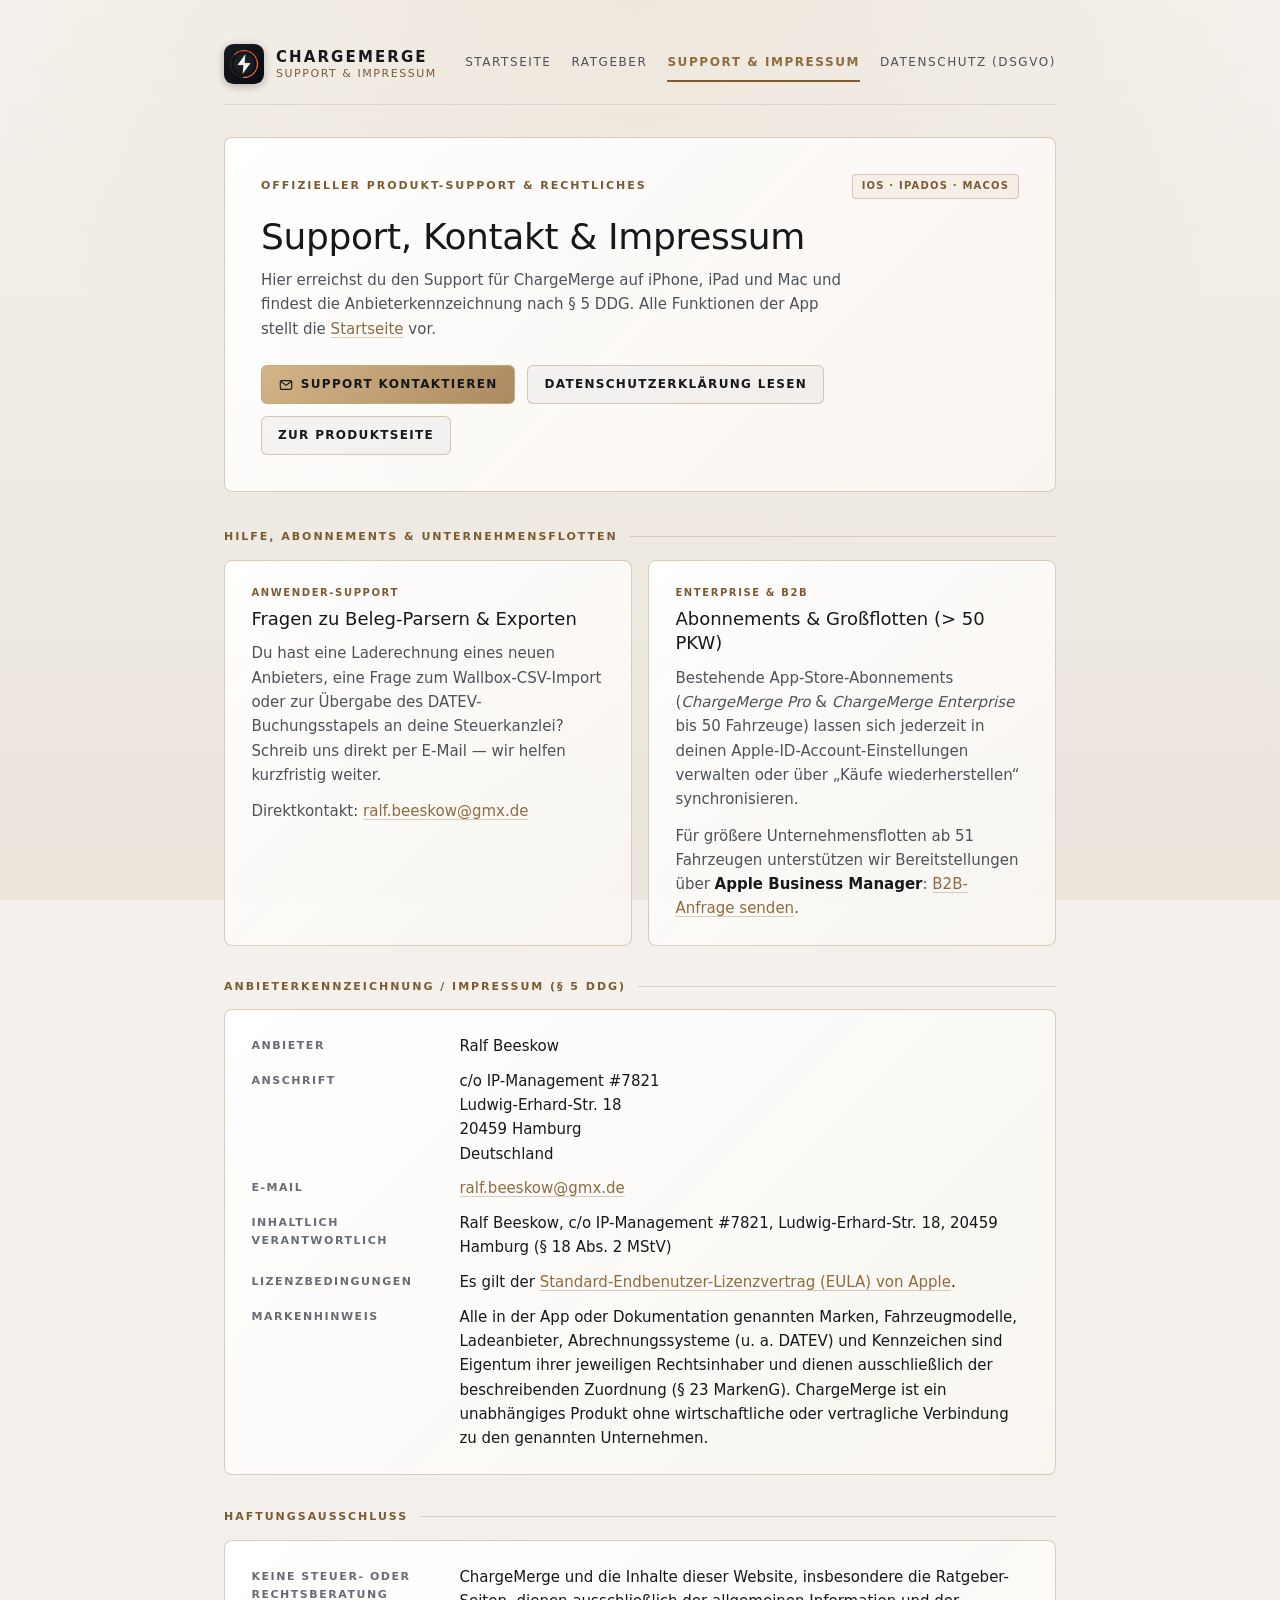
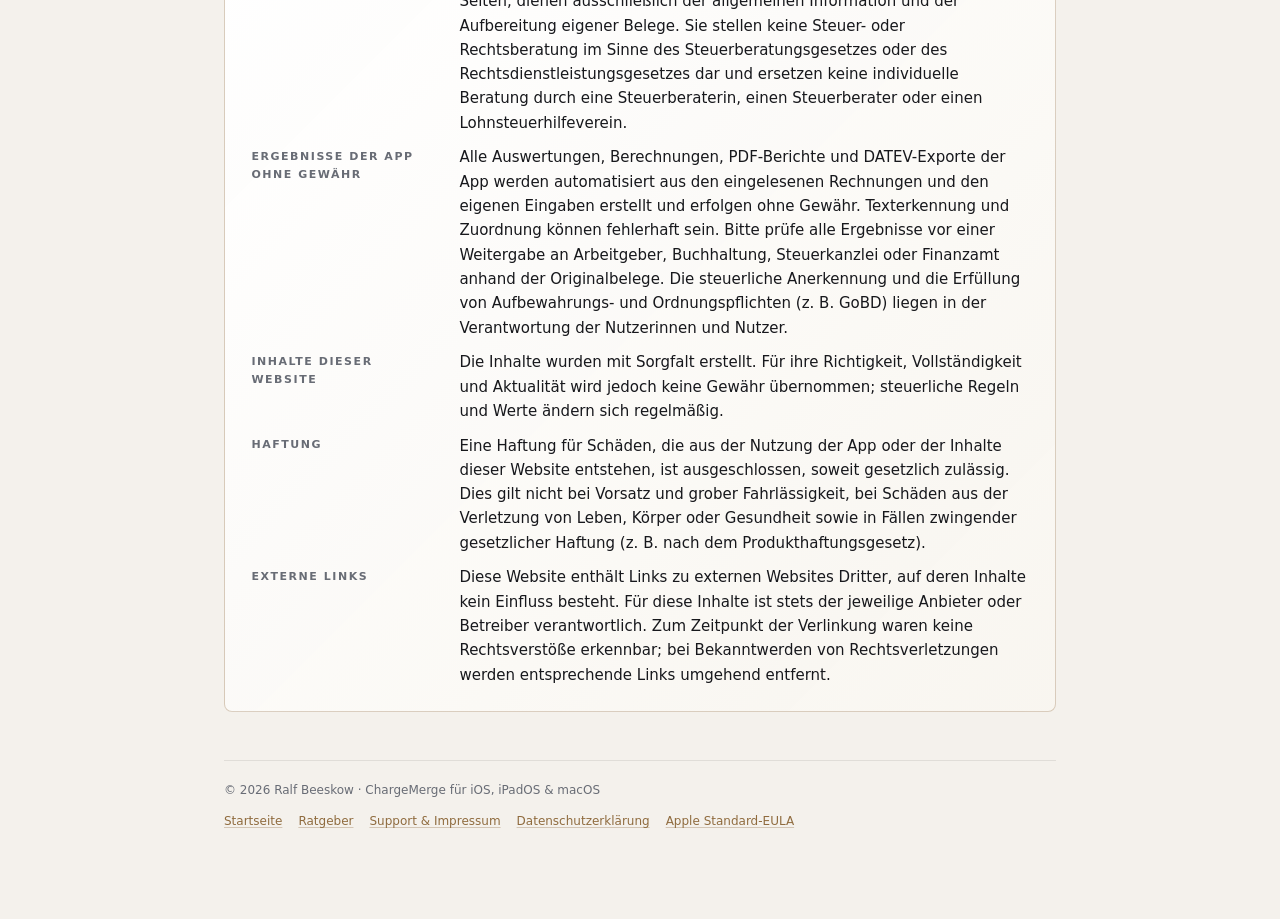
<file: impressum.html>
<!DOCTYPE html>
<html lang="de">
<head>
  <meta charset="utf-8">
  <meta name="viewport" content="width=device-width, initial-scale=1">
  <meta name="color-scheme" content="light dark">
  <meta name="robots" content="noindex, nofollow, noarchive, nosnippet, noimageindex, notranslate">
  <meta name="googlebot" content="noindex, nofollow, noarchive, nosnippet, noimageindex">
  <meta name="bingbot" content="noindex, nofollow, noarchive, nosnippet">
  <title>ChargeMerge — Support &amp; Impressum</title>
  <link rel="icon" href="assets/favicon.png" type="image/png">
  <link rel="stylesheet" href="styles.css?v=8">
  <script src="motion.js?v=8"></script>
  <script src="nav.js?v=8" defer></script>
</head>
<body>
  <div class="page-shell">
    <header class="top-bar">
      <a class="brand-lockup" href="./">
        <img class="brand-icon" src="assets/app-icon.png" alt="" width="40" height="40">
        <span class="brand-wordmark">
          <span class="brand-title">ChargeMerge</span>
          <span class="brand-subtitle">Support &amp; Impressum</span>
        </span>
      </a>

      <button class="nav-toggle" type="button" aria-expanded="false" aria-controls="hauptmenue" aria-label="Menü öffnen" hidden>
        <svg width="22" height="22" viewBox="0 0 22 22" fill="none" aria-hidden="true">
          <path class="nav-toggle-bars" d="M3 6h16M3 11h16M3 16h16" stroke="currentColor" stroke-width="1.6" stroke-linecap="round"/>
          <path class="nav-toggle-close" d="M5 5l12 12M17 5L5 17" stroke="currentColor" stroke-width="1.6" stroke-linecap="round"/>
        </svg>
      </button>

      <nav class="nav-links" id="hauptmenue" aria-label="Hauptnavigation">
        <a class="nav-link" href="./">Startseite</a>
        <a class="nav-link" href="ratgeber.html">Ratgeber</a>
        <a class="nav-link" href="impressum.html" aria-current="page">Support &amp; Impressum</a>
        <a class="nav-link" href="datenschutz.html">Datenschutz (DSGVO)</a>
      </nav>
    </header>

    <main>
      <section class="hero-card" aria-labelledby="hero-title">

        <div class="eyebrow-row">
          <span class="eyebrow">Offizieller Produkt-Support &amp; Rechtliches</span>
          <span class="glass-badge">iOS · iPadOS · macOS</span>
        </div>

        <h1 id="hero-title" class="hero-heading">Support, Kontakt &amp; Impressum</h1>
        <p class="hero-lead">
          Hier erreichst du den Support für ChargeMerge auf iPhone, iPad und Mac und findest die Anbieterkennzeichnung nach §&nbsp;5 DDG. Alle Funktionen der App stellt die <a class="inline-link" href="./">Startseite</a> vor.
        </p>

        <div class="hero-actions">
          <a class="btn-champagne" href="mailto:ralf.beeskow@gmx.de?subject=ChargeMerge%20Support-Anfrage">
            <svg width="14" height="14" viewBox="0 0 16 16" fill="none" aria-hidden="true">
              <rect x="1.5" y="3" width="13" height="10" rx="1.5" stroke="currentColor" stroke-width="1.3"/>
              <path d="M2.2 4L8 8.4L13.8 4" stroke="currentColor" stroke-width="1.3" stroke-linecap="round" stroke-linejoin="round"/>
            </svg>
            Support kontaktieren
          </a>
          <a class="btn-secondary" href="datenschutz.html">Datenschutzerklärung lesen</a>
          <a class="btn-secondary" href="./">Zur Produktseite</a>
        </div>
      </section>

      <div class="section-divider" id="kontakt">
        <h2 class="section-divider-title">Hilfe, Abonnements &amp; Unternehmensflotten</h2>
        <div class="section-divider-line" aria-hidden="true"></div>
      </div>

      <div class="card-grid card-grid-2">
        <article class="luxury-card">
          <span class="card-kicker">Anwender-Support</span>
          <h3 class="card-title">Fragen zu Beleg-Parsern &amp; Exporten</h3>
          <p>
            Du hast eine Laderechnung eines neuen Anbieters, eine Frage zum Wallbox-CSV-Import oder zur Übergabe des DATEV-Buchungsstapels an deine Steuerkanzlei? Schreib uns direkt per E-Mail — wir helfen kurzfristig weiter.
          </p>
          <p>
            Direktkontakt: <a class="inline-link" href="mailto:ralf.beeskow@gmx.de?subject=ChargeMerge%20Technischer%20Support">ralf.beeskow@gmx.de</a>
          </p>
        </article>

        <article class="luxury-card">
          <span class="card-kicker">Enterprise &amp; B2B</span>
          <h3 class="card-title">Abonnements &amp; Großflotten (&gt; 50 PKW)</h3>
          <p>
            Bestehende App-Store-Abonnements (<em>ChargeMerge Pro</em> &amp; <em>ChargeMerge Enterprise</em> bis 50 Fahrzeuge) lassen sich jederzeit in deinen Apple-ID-Account-Einstellungen verwalten oder über „Käufe wiederherstellen“ synchronisieren.
          </p>
          <p>
            Für größere Unternehmensflotten ab 51 Fahrzeugen unterstützen wir Bereitstellungen über <strong>Apple Business Manager</strong>:
            <a class="inline-link" href="mailto:ralf.beeskow@gmx.de?subject=ChargeMerge%20B2B%20Apple%20Business%20Manager">B2B-Anfrage senden</a>.
          </p>
        </article>
      </div>

      <div class="section-divider" id="impressum">
        <h2 class="section-divider-title">Anbieterkennzeichnung / Impressum (§ 5 DDG)</h2>
        <div class="section-divider-line" aria-hidden="true"></div>
      </div>

      <section class="luxury-card" aria-label="Impressum">
        <dl class="kv-table">
          <dt class="kv-term">Anbieter</dt>
          <dd class="kv-value">Ralf Beeskow</dd>

          <dt class="kv-term">Anschrift</dt>
          <dd class="kv-value">c/o IP-Management #7821<br>Ludwig-Erhard-Str. 18<br>20459 Hamburg<br>Deutschland</dd>

          <dt class="kv-term">E-Mail</dt>
          <dd class="kv-value"><a class="inline-link" href="mailto:ralf.beeskow@gmx.de">ralf.beeskow@gmx.de</a></dd>

          <dt class="kv-term">Inhaltlich verantwortlich</dt>
          <dd class="kv-value">Ralf Beeskow, c/o IP-Management #7821, Ludwig-Erhard-Str. 18, 20459 Hamburg (§&nbsp;18 Abs.&nbsp;2 MStV)</dd>

          <dt class="kv-term">Lizenzbedingungen</dt>
          <dd class="kv-value">
            Es gilt der <a class="inline-link" href="https://www.apple.com/legal/internet-services/itunes/dev/stdeula/" rel="noopener noreferrer">Standard-Endbenutzer-Lizenzvertrag (EULA) von Apple</a>.
          </dd>

          <dt class="kv-term">Markenhinweis</dt>
          <dd class="kv-value">
            Alle in der App oder Dokumentation genannten Marken, Fahrzeugmodelle, Ladeanbieter, Abrechnungssysteme (u.&nbsp;a. DATEV) und Kennzeichen sind Eigentum ihrer jeweiligen Rechtsinhaber und dienen ausschließlich der beschreibenden Zuordnung (§&nbsp;23 MarkenG). ChargeMerge ist ein unabhängiges Produkt ohne wirtschaftliche oder vertragliche Verbindung zu den genannten Unternehmen.
          </dd>
        </dl>
      </section>

      <div class="section-divider" id="haftungsausschluss">
        <h2 class="section-divider-title">Haftungsausschluss</h2>
        <div class="section-divider-line" aria-hidden="true"></div>
      </div>

      <section class="luxury-card" aria-label="Haftungsausschluss">
        <dl class="kv-table">
          <dt class="kv-term">Keine Steuer- oder Rechtsberatung</dt>
          <dd class="kv-value">
            ChargeMerge und die Inhalte dieser Website, insbesondere die Ratgeber-Seiten, dienen ausschließlich der allgemeinen Information und der Aufbereitung eigener Belege. Sie stellen keine Steuer- oder Rechtsberatung im Sinne des Steuerberatungsgesetzes oder des Rechtsdienstleistungsgesetzes dar und ersetzen keine individuelle Beratung durch eine Steuerberaterin, einen Steuerberater oder einen Lohnsteuerhilfeverein.
          </dd>

          <dt class="kv-term">Ergebnisse der App ohne Gewähr</dt>
          <dd class="kv-value">
            Alle Auswertungen, Berechnungen, PDF-Berichte und DATEV-Exporte der App werden automatisiert aus den eingelesenen Rechnungen und den eigenen Eingaben erstellt und erfolgen ohne Gewähr. Texterkennung und Zuordnung können fehlerhaft sein. Bitte prüfe alle Ergebnisse vor einer Weitergabe an Arbeitgeber, Buchhaltung, Steuerkanzlei oder Finanzamt anhand der Originalbelege. Die steuerliche Anerkennung und die Erfüllung von Aufbewahrungs- und Ordnungspflichten (z.&nbsp;B. GoBD) liegen in der Verantwortung der Nutzerinnen und Nutzer.
          </dd>

          <dt class="kv-term">Inhalte dieser Website</dt>
          <dd class="kv-value">
            Die Inhalte wurden mit Sorgfalt erstellt. Für ihre Richtigkeit, Vollständigkeit und Aktualität wird jedoch keine Gewähr übernommen; steuerliche Regeln und Werte ändern sich regelmäßig.
          </dd>

          <dt class="kv-term">Haftung</dt>
          <dd class="kv-value">
            Eine Haftung für Schäden, die aus der Nutzung der App oder der Inhalte dieser Website entstehen, ist ausgeschlossen, soweit gesetzlich zulässig. Dies gilt nicht bei Vorsatz und grober Fahrlässigkeit, bei Schäden aus der Verletzung von Leben, Körper oder Gesundheit sowie in Fällen zwingender gesetzlicher Haftung (z.&nbsp;B. nach dem Produkthaftungsgesetz).
          </dd>

          <dt class="kv-term">Externe Links</dt>
          <dd class="kv-value">
            Diese Website enthält Links zu externen Websites Dritter, auf deren Inhalte kein Einfluss besteht. Für diese Inhalte ist stets der jeweilige Anbieter oder Betreiber verantwortlich. Zum Zeitpunkt der Verlinkung waren keine Rechtsverstöße erkennbar; bei Bekanntwerden von Rechtsverletzungen werden entsprechende Links umgehend entfernt.
          </dd>
        </dl>
      </section>
    </main>

    <footer class="site-footer">
      <span>© 2026 Ralf Beeskow · ChargeMerge für iOS, iPadOS &amp; macOS</span>
      <div class="footer-links">
        <a class="inline-link" href="./">Startseite</a>
        <a class="inline-link" href="ratgeber.html">Ratgeber</a>
        <a class="inline-link" href="impressum.html">Support &amp; Impressum</a>
        <a class="inline-link" href="datenschutz.html">Datenschutzerklärung</a>
        <a class="inline-link" href="https://www.apple.com/legal/internet-services/itunes/dev/stdeula/" rel="noopener noreferrer">Apple Standard-EULA</a>
      </div>
    </footer>
  </div>
</body>
</html>
</file>
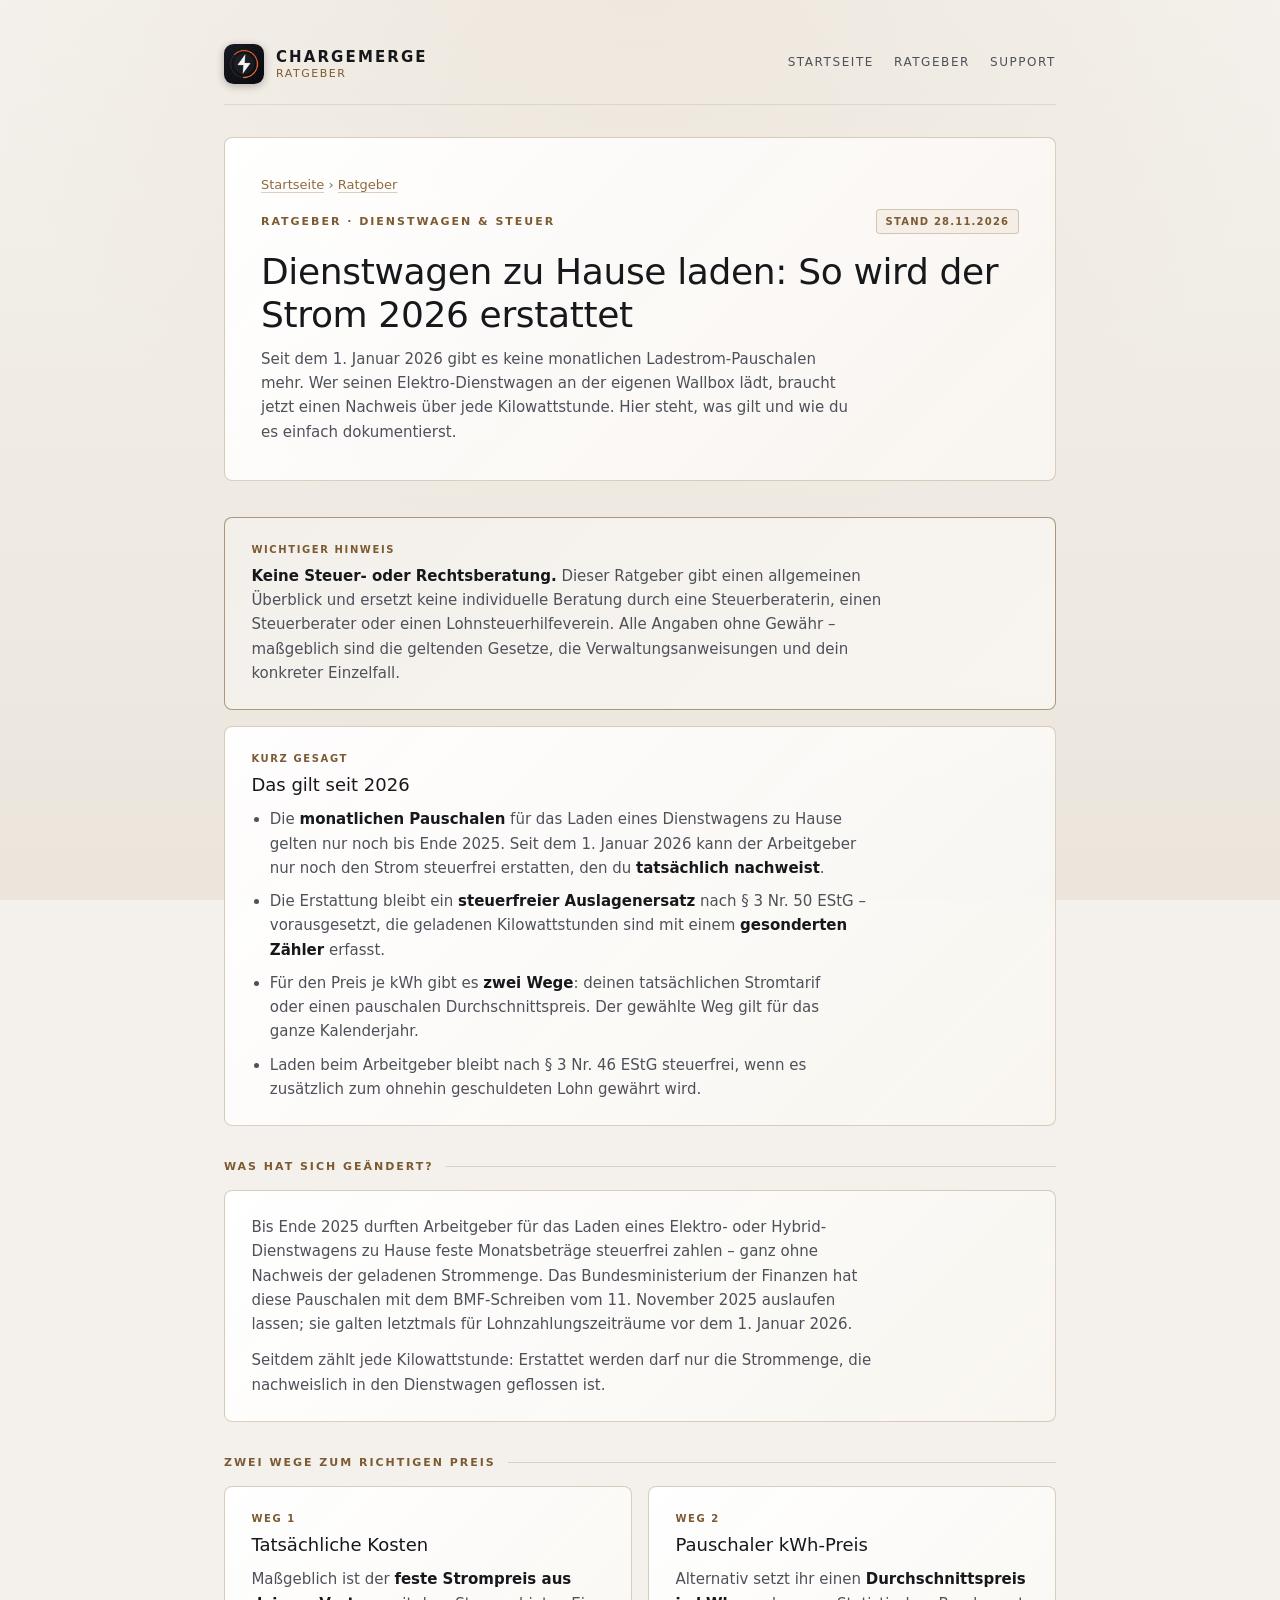
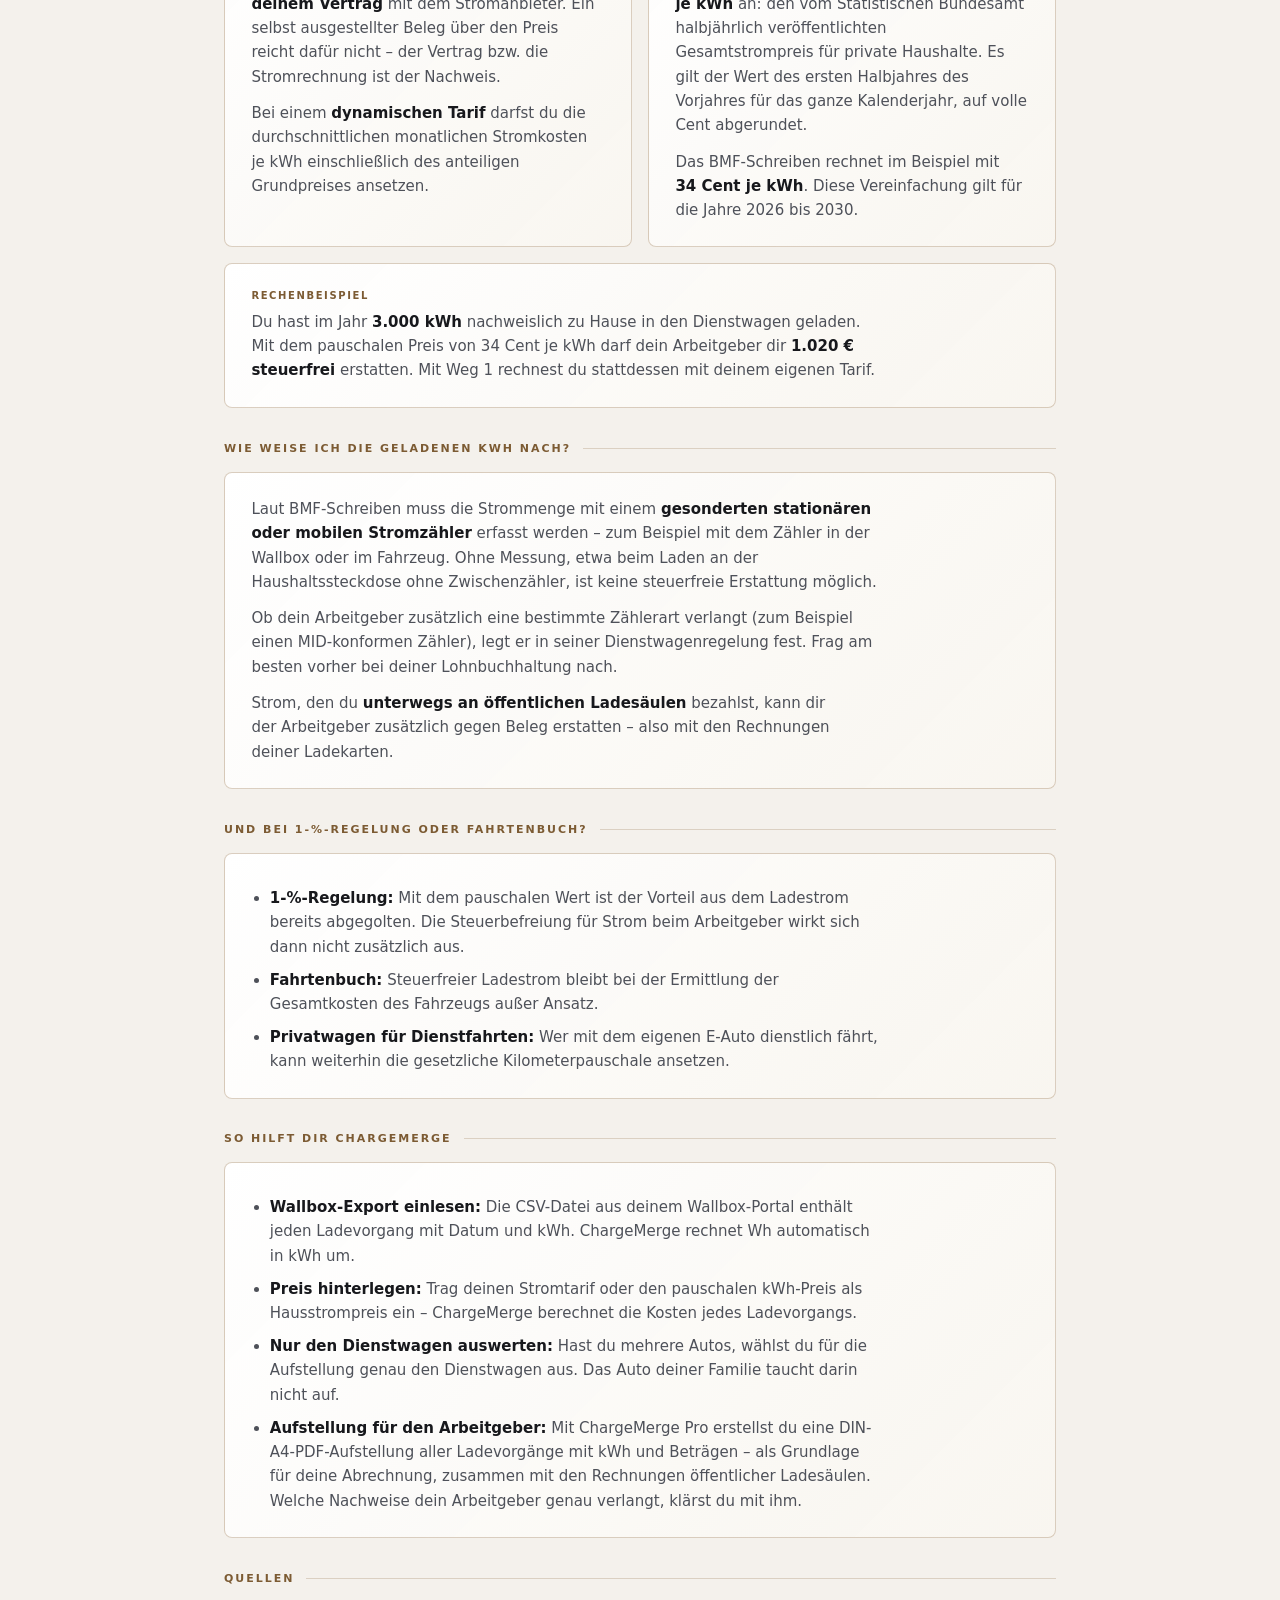
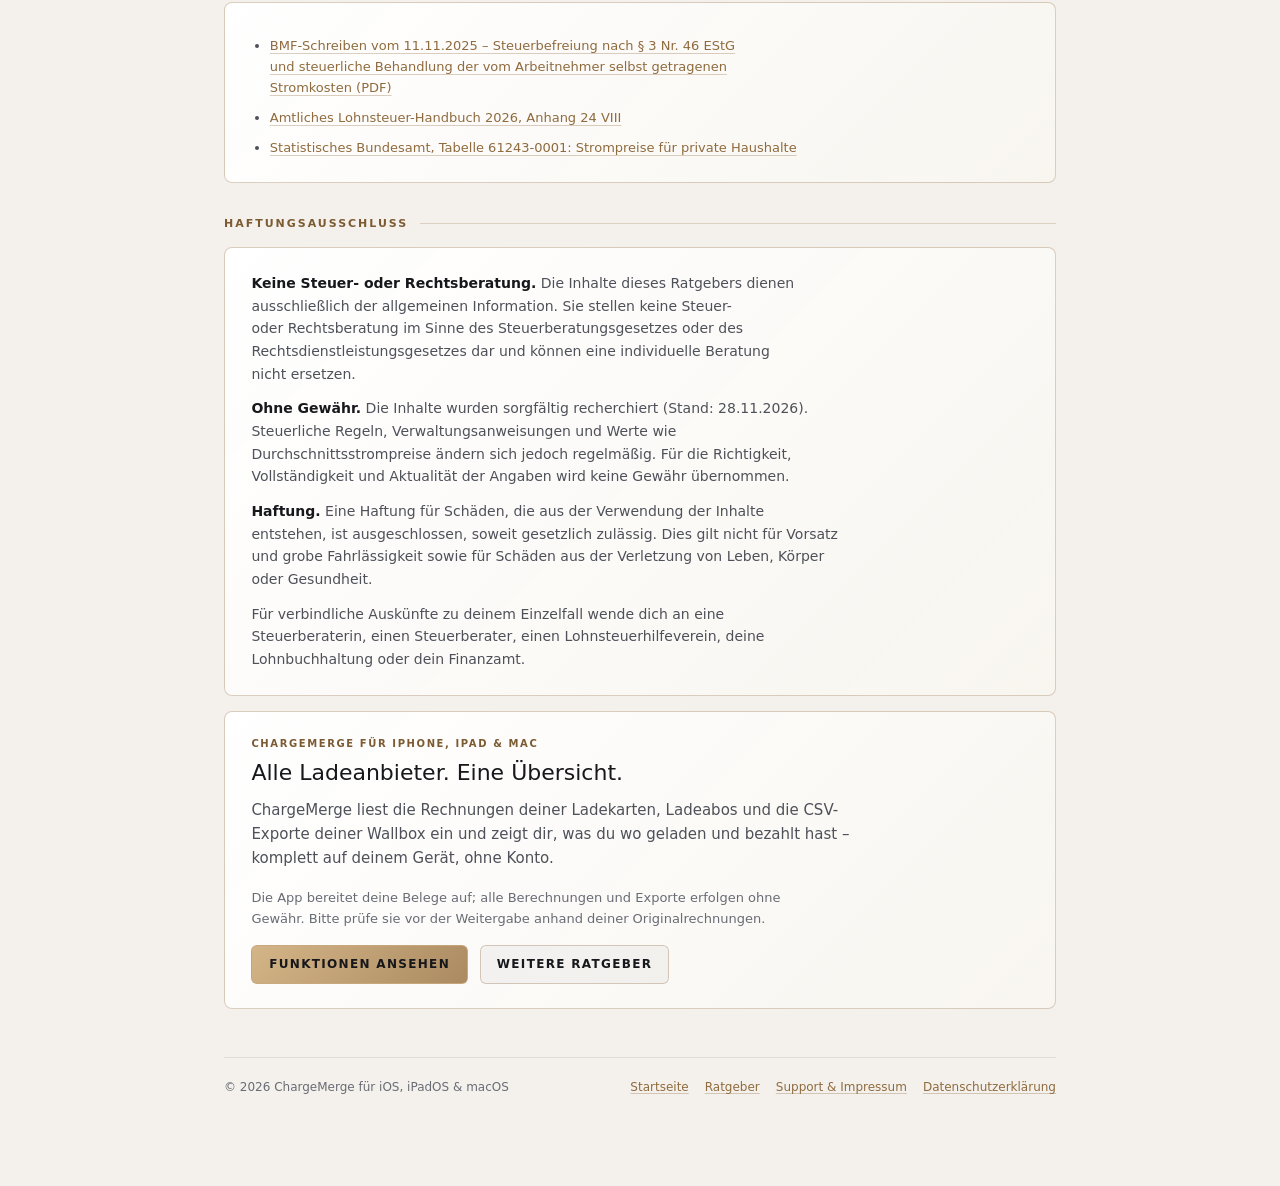
<file: ratgeber-dienstwagen-zuhause-laden.html>
<!DOCTYPE html>
<html lang="de">
<head>
  <meta charset="utf-8">
  <meta name="viewport" content="width=device-width, initial-scale=1">
  <meta name="color-scheme" content="light dark">
  <meta name="robots" content="index, follow">
  <title>Dienstwagen zu Hause laden 2026: Strom steuerfrei erstatten</title>
  <meta name="description" content="Seit 2026 gibt es keine Ladestrom-Pauschalen mehr. So erstattet dein Arbeitgeber den Strom für den E-Dienstwagen steuerfrei: kWh-Nachweis, 34-Cent-Pauschale oder eigener Tarif.">
  <link rel="canonical" href="https://chargemerge.de/ratgeber-dienstwagen-zuhause-laden.html">
  <link rel="icon" href="assets/favicon.png" type="image/png">
  <link rel="apple-touch-icon" href="assets/apple-touch-icon.png">

  <meta property="og:type" content="article">
  <meta property="og:locale" content="de_DE">
  <meta property="og:site_name" content="ChargeMerge">
  <meta property="og:url" content="https://chargemerge.de/ratgeber-dienstwagen-zuhause-laden.html">
  <meta property="og:title" content="Dienstwagen zu Hause laden: So wird der Strom 2026 erstattet">
  <meta property="og:description" content="Seit 2026 gibt es keine Ladestrom-Pauschalen mehr. So erstattet dein Arbeitgeber den Strom für den E-Dienstwagen steuerfrei: kWh-Nachweis, 34-Cent-Pauschale oder eigener Tarif.">
  <meta property="og:image" content="https://chargemerge.de/assets/og-image.jpg">
  <meta property="og:image:width" content="1200">
  <meta property="og:image:height" content="630">
  <meta name="twitter:card" content="summary_large_image">

  <link rel="stylesheet" href="styles.css?v=8">
  <script src="motion.js?v=8"></script>
  <script src="nav.js?v=8" defer></script>

  <script type="application/ld+json">
{
  "@context": "https://schema.org",
  "@type": "Article",
  "headline": "Dienstwagen zu Hause laden: So wird der Strom 2026 erstattet",
  "description": "Seit 2026 gibt es keine Ladestrom-Pauschalen mehr. So erstattet dein Arbeitgeber den Strom für den E-Dienstwagen steuerfrei: kWh-Nachweis, 34-Cent-Pauschale oder eigener Tarif.",
  "inLanguage": "de",
  "url": "https://chargemerge.de/ratgeber-dienstwagen-zuhause-laden.html",
  "datePublished": "2026-11-28",
  "dateModified": "2026-11-28",
  "author": {
    "@type": "Person",
    "name": "Ralf Beeskow"
  },
  "publisher": {
    "@type": "Organization",
    "name": "ChargeMerge",
    "url": "https://chargemerge.de/",
    "logo": {
      "@type": "ImageObject",
      "url": "https://chargemerge.de/assets/app-icon.png"
    }
  },
  "image": "https://chargemerge.de/assets/og-image.jpg",
  "isPartOf": {
    "@type": "WebSite",
    "name": "ChargeMerge",
    "url": "https://chargemerge.de/"
  }
}
  </script>
  <script type="application/ld+json">
{
  "@context": "https://schema.org",
  "@type": "BreadcrumbList",
  "itemListElement": [
    {
      "@type": "ListItem",
      "position": 1,
      "name": "Startseite",
      "item": "https://chargemerge.de/"
    },
    {
      "@type": "ListItem",
      "position": 2,
      "name": "Ratgeber",
      "item": "https://chargemerge.de/ratgeber.html"
    },
    {
      "@type": "ListItem",
      "position": 3,
      "name": "Dienstwagen zu Hause laden: So wird der Strom 2026 erstattet",
      "item": "https://chargemerge.de/ratgeber-dienstwagen-zuhause-laden.html"
    }
  ]
}
  </script>
</head>
<body>
  <div class="page-shell">
    <header class="top-bar">
      <a class="brand-lockup" href="./">
        <img class="brand-icon" src="assets/app-icon.png" alt="" width="40" height="40">
        <span class="brand-wordmark">
          <span class="brand-title">ChargeMerge</span>
          <span class="brand-subtitle">Ratgeber</span>
        </span>
      </a>

      <button class="nav-toggle" type="button" aria-expanded="false" aria-controls="hauptmenue" aria-label="Menü öffnen" hidden>
        <svg width="22" height="22" viewBox="0 0 22 22" fill="none" aria-hidden="true">
          <path class="nav-toggle-bars" d="M3 6h16M3 11h16M3 16h16" stroke="currentColor" stroke-width="1.6" stroke-linecap="round"/>
          <path class="nav-toggle-close" d="M5 5l12 12M17 5L5 17" stroke="currentColor" stroke-width="1.6" stroke-linecap="round"/>
        </svg>
      </button>

      <nav class="nav-links" id="hauptmenue" aria-label="Hauptnavigation">
        <a class="nav-link" href="./">Startseite</a>
        <a class="nav-link" href="ratgeber.html">Ratgeber</a>
        <a class="nav-link" href="impressum.html#kontakt">Support</a>
      </nav>
    </header>

    <main>
      <section class="hero-card" aria-labelledby="hero-title">
        <nav class="guide-breadcrumb" aria-label="Brotkrumen"><a class="inline-link" href="./">Startseite</a> › <a class="inline-link" href="ratgeber.html">Ratgeber</a></nav>
        <div class="eyebrow-row">
          <span class="eyebrow">Ratgeber · Dienstwagen &amp; Steuer</span>
          <span class="glass-badge">Stand 28.11.2026</span>
        </div>

        <h1 id="hero-title" class="hero-heading">Dienstwagen zu Hause laden: So wird der Strom 2026 erstattet</h1>
        <p class="hero-lead">Seit dem 1. Januar 2026 gibt es keine monatlichen Ladestrom-Pauschalen mehr. Wer seinen Elektro-Dienstwagen an der eigenen Wallbox lädt, braucht jetzt einen Nachweis über jede Kilowattstunde. Hier steht, was gilt und wie du es einfach dokumentierst.</p>
      </section>

      <aside class="luxury-card guide-notice" role="note" aria-label="Wichtiger Hinweis">
        <span class="card-kicker">Wichtiger Hinweis</span>
        <p><strong>Keine Steuer- oder Rechtsberatung.</strong> Dieser Ratgeber gibt einen allgemeinen Überblick und ersetzt keine individuelle Beratung durch eine Steuerberaterin, einen Steuerberater oder einen Lohnsteuerhilfeverein. Alle Angaben ohne Gewähr – maßgeblich sind die geltenden Gesetze, die Verwaltungsanweisungen und dein konkreter Einzelfall.</p>
      </aside>

      <section class="luxury-card">
        <span class="card-kicker">Kurz gesagt</span>
        <h3 class="card-title">Das gilt seit 2026</h3>
        <ul class="luxury-list">
          <li>Die <strong>monatlichen Pauschalen</strong> für das Laden eines Dienstwagens zu Hause gelten nur noch bis Ende 2025. Seit dem 1. Januar 2026 kann der Arbeitgeber nur noch den Strom steuerfrei erstatten, den du <strong>tatsächlich nachweist</strong>.</li>
          <li>Die Erstattung bleibt ein <strong>steuerfreier Auslagenersatz</strong> nach § 3 Nr. 50 EStG – vorausgesetzt, die geladenen Kilowattstunden sind mit einem <strong>gesonderten Zähler</strong> erfasst.</li>
          <li>Für den Preis je kWh gibt es <strong>zwei Wege</strong>: deinen tatsächlichen Stromtarif oder einen pauschalen Durchschnittspreis. Der gewählte Weg gilt für das ganze Kalenderjahr.</li>
          <li>Laden beim Arbeitgeber bleibt nach § 3 Nr. 46 EStG steuerfrei, wenn es zusätzlich zum ohnehin geschuldeten Lohn gewährt wird.</li>
        </ul>
      </section>

      <div class="section-divider">
        <h2 class="section-divider-title">Was hat sich geändert?</h2>
        <div class="section-divider-line" aria-hidden="true"></div>
      </div>

      <section class="luxury-card">
        <p>Bis Ende 2025 durften Arbeitgeber für das Laden eines Elektro- oder Hybrid-Dienstwagens zu Hause feste Monatsbeträge steuerfrei zahlen – ganz ohne Nachweis der geladenen Strommenge. Das Bundesministerium der Finanzen hat diese Pauschalen mit dem BMF-Schreiben vom 11.&nbsp;November&nbsp;2025 auslaufen lassen; sie galten letztmals für Lohnzahlungszeiträume vor dem 1.&nbsp;Januar&nbsp;2026.</p>
        <p>Seitdem zählt jede Kilowattstunde: Erstattet werden darf nur die Strommenge, die nachweislich in den Dienstwagen geflossen ist.</p>
      </section>

      <div class="section-divider">
        <h2 class="section-divider-title">Zwei Wege zum richtigen Preis</h2>
        <div class="section-divider-line" aria-hidden="true"></div>
      </div>

      <div class="card-grid card-grid-2">
        <section class="luxury-card">
        <span class="card-kicker">Weg 1</span>
        <h3 class="card-title">Tatsächliche Kosten</h3>
        <p>Maßgeblich ist der <strong>feste Strompreis aus deinem Vertrag</strong> mit dem Stromanbieter. Ein selbst ausgestellter Beleg über den Preis reicht dafür nicht – der Vertrag bzw. die Stromrechnung ist der Nachweis.</p>
        <p>Bei einem <strong>dynamischen Tarif</strong> darfst du die durchschnittlichen monatlichen Stromkosten je kWh einschließlich des anteiligen Grundpreises ansetzen.</p>
      </section>

        <section class="luxury-card">
        <span class="card-kicker">Weg 2</span>
        <h3 class="card-title">Pauschaler kWh-Preis</h3>
        <p>Alternativ setzt ihr einen <strong>Durchschnittspreis je kWh</strong> an: den vom Statistischen Bundesamt halbjährlich veröffentlichten Gesamtstrompreis für private Haushalte. Es gilt der Wert des ersten Halbjahres des Vorjahres für das ganze Kalenderjahr, auf volle Cent abgerundet.</p>
        <p>Das BMF-Schreiben rechnet im Beispiel mit <strong>34&nbsp;Cent je kWh</strong>. Diese Vereinfachung gilt für die Jahre 2026 bis 2030.</p>
      </section>
      </div>

      <section class="luxury-card">
        <span class="card-kicker">Rechenbeispiel</span>
        <p>Du hast im Jahr <strong>3.000&nbsp;kWh</strong> nachweislich zu Hause in den Dienstwagen geladen. Mit dem pauschalen Preis von 34&nbsp;Cent je kWh darf dein Arbeitgeber dir <strong>1.020&nbsp;€ steuerfrei</strong> erstatten. Mit Weg 1 rechnest du stattdessen mit deinem eigenen Tarif.</p>
      </section>

      <div class="section-divider">
        <h2 class="section-divider-title">Wie weise ich die geladenen kWh nach?</h2>
        <div class="section-divider-line" aria-hidden="true"></div>
      </div>

      <section class="luxury-card">
        <p>Laut BMF-Schreiben muss die Strommenge mit einem <strong>gesonderten stationären oder mobilen Stromzähler</strong> erfasst werden – zum Beispiel mit dem Zähler in der Wallbox oder im Fahrzeug. Ohne Messung, etwa beim Laden an der Haushaltssteckdose ohne Zwischenzähler, ist keine steuerfreie Erstattung möglich.</p>
        <p>Ob dein Arbeitgeber zusätzlich eine bestimmte Zählerart verlangt (zum Beispiel einen MID-konformen Zähler), legt er in seiner Dienstwagenregelung fest. Frag am besten vorher bei deiner Lohnbuchhaltung nach.</p>
        <p>Strom, den du <strong>unterwegs an öffentlichen Ladesäulen</strong> bezahlst, kann dir der Arbeitgeber zusätzlich gegen Beleg erstatten – also mit den Rechnungen deiner Ladekarten.</p>
      </section>

      <div class="section-divider">
        <h2 class="section-divider-title">Und bei 1-%-Regelung oder Fahrtenbuch?</h2>
        <div class="section-divider-line" aria-hidden="true"></div>
      </div>

      <section class="luxury-card">
        <ul class="luxury-list">
          <li><strong>1-%-Regelung:</strong> Mit dem pauschalen Wert ist der Vorteil aus dem Ladestrom bereits abgegolten. Die Steuerbefreiung für Strom beim Arbeitgeber wirkt sich dann nicht zusätzlich aus.</li>
          <li><strong>Fahrtenbuch:</strong> Steuerfreier Ladestrom bleibt bei der Ermittlung der Gesamtkosten des Fahrzeugs außer Ansatz.</li>
          <li><strong>Privatwagen für Dienstfahrten:</strong> Wer mit dem eigenen E-Auto dienstlich fährt, kann weiterhin die gesetzliche Kilometerpauschale ansetzen.</li>
        </ul>
      </section>

      <div class="section-divider">
        <h2 class="section-divider-title">So hilft dir ChargeMerge</h2>
        <div class="section-divider-line" aria-hidden="true"></div>
      </div>

      <section class="luxury-card">
        <ul class="luxury-list">
          <li><strong>Wallbox-Export einlesen:</strong> Die CSV-Datei aus deinem Wallbox-Portal enthält jeden Ladevorgang mit Datum und kWh. ChargeMerge rechnet Wh automatisch in kWh um.</li>
          <li><strong>Preis hinterlegen:</strong> Trag deinen Stromtarif oder den pauschalen kWh-Preis als Hausstrompreis ein – ChargeMerge berechnet die Kosten jedes Ladevorgangs.</li>
          <li><strong>Nur den Dienstwagen auswerten:</strong> Hast du mehrere Autos, wählst du für die Aufstellung genau den Dienstwagen aus. Das Auto deiner Familie taucht darin nicht auf.</li>
          <li><strong>Aufstellung für den Arbeitgeber:</strong> Mit ChargeMerge Pro erstellst du eine DIN-A4-PDF-Aufstellung aller Ladevorgänge mit kWh und Beträgen – als Grundlage für deine Abrechnung, zusammen mit den Rechnungen öffentlicher Ladesäulen. Welche Nachweise dein Arbeitgeber genau verlangt, klärst du mit ihm.</li>
        </ul>
      </section>

      <div class="section-divider">
        <h2 class="section-divider-title">Quellen</h2>
        <div class="section-divider-line" aria-hidden="true"></div>
      </div>

      <section class="luxury-card guide-sources" aria-label="Quellen">
        <ul class="luxury-list">
          <li><a class="inline-link" href="https://www.bundesfinanzministerium.de/Content/DE/Downloads/BMF_Schreiben/Steuerarten/Lohnsteuer/2025-11-11-selbst-getragenen-stromkosten.pdf?__blob=publicationFile&amp;v=3" rel="noopener noreferrer">BMF-Schreiben vom 11.11.2025 – Steuerbefreiung nach § 3 Nr. 46 EStG und steuerliche Behandlung der vom Arbeitnehmer selbst getragenen Stromkosten (PDF)</a></li>
          <li><a class="inline-link" href="https://lsth.bundesfinanzministerium.de/lsth/2026/B-Anhaenge/Anhang-24/VIII/anhang-24-Vlll.html" rel="noopener noreferrer">Amtliches Lohnsteuer-Handbuch 2026, Anhang 24 VIII</a></li>
          <li><a class="inline-link" href="https://www-genesis.destatis.de/datenbank/online/statistic/61243/table/61243-0001" rel="noopener noreferrer">Statistisches Bundesamt, Tabelle 61243-0001: Strompreise für private Haushalte</a></li>
        </ul>
      </section>

      <div class="section-divider" id="haftungsausschluss">
        <h2 class="section-divider-title">Haftungsausschluss</h2>
        <div class="section-divider-line" aria-hidden="true"></div>
      </div>

      <section class="luxury-card guide-disclaimer-card" aria-label="Haftungsausschluss">
        <p><strong>Keine Steuer- oder Rechtsberatung.</strong> Die Inhalte dieses Ratgebers dienen ausschließlich der allgemeinen Information. Sie stellen keine Steuer- oder Rechtsberatung im Sinne des Steuerberatungsgesetzes oder des Rechtsdienstleistungsgesetzes dar und können eine individuelle Beratung nicht ersetzen.</p>
        <p><strong>Ohne Gewähr.</strong> Die Inhalte wurden sorgfältig recherchiert (Stand: 28.11.2026). Steuerliche Regeln, Verwaltungsanweisungen und Werte wie Durchschnittsstrompreise ändern sich jedoch regelmäßig. Für die Richtigkeit, Vollständigkeit und Aktualität der Angaben wird keine Gewähr übernommen.</p>
        <p><strong>Haftung.</strong> Eine Haftung für Schäden, die aus der Verwendung der Inhalte entstehen, ist ausgeschlossen, soweit gesetzlich zulässig. Dies gilt nicht für Vorsatz und grobe Fahrlässigkeit sowie für Schäden aus der Verletzung von Leben, Körper oder Gesundheit.</p>
        <p>Für verbindliche Auskünfte zu deinem Einzelfall wende dich an eine Steuerberaterin, einen Steuerberater, einen Lohnsteuerhilfeverein, deine Lohnbuchhaltung oder dein Finanzamt.</p>
      </section>

      <section class="luxury-card guide-cta" aria-label="ChargeMerge">
        <span class="card-kicker">ChargeMerge für iPhone, iPad &amp; Mac</span>
        <h2 class="card-title">Alle Ladeanbieter. Eine Übersicht.</h2>
        <p>ChargeMerge liest die Rechnungen deiner Ladekarten, Ladeabos und die CSV-Exporte deiner Wallbox ein und zeigt dir, was du wo geladen und bezahlt hast – komplett auf deinem Gerät, ohne Konto.</p>
        <p class="guide-disclaimer">Die App bereitet deine Belege auf; alle Berechnungen und Exporte erfolgen ohne Gewähr. Bitte prüfe sie vor der Weitergabe anhand deiner Originalrechnungen.</p>
        <div class="hero-actions">
          <a class="btn-champagne" href="./#funktionen">Funktionen ansehen</a>
          <a class="btn-secondary" href="ratgeber.html">Weitere Ratgeber</a>
        </div>
      </section>
    </main>

    <footer class="site-footer">
      <span>© 2026 ChargeMerge für iOS, iPadOS &amp; macOS</span>
      <div class="footer-links">
        <a class="inline-link" href="./">Startseite</a>
        <a class="inline-link" href="ratgeber.html">Ratgeber</a>
        <a class="inline-link" href="impressum.html">Support &amp; Impressum</a>
        <a class="inline-link" href="datenschutz.html">Datenschutzerklärung</a>
      </div>
    </footer>
  </div>
</body>
</html>
</file>
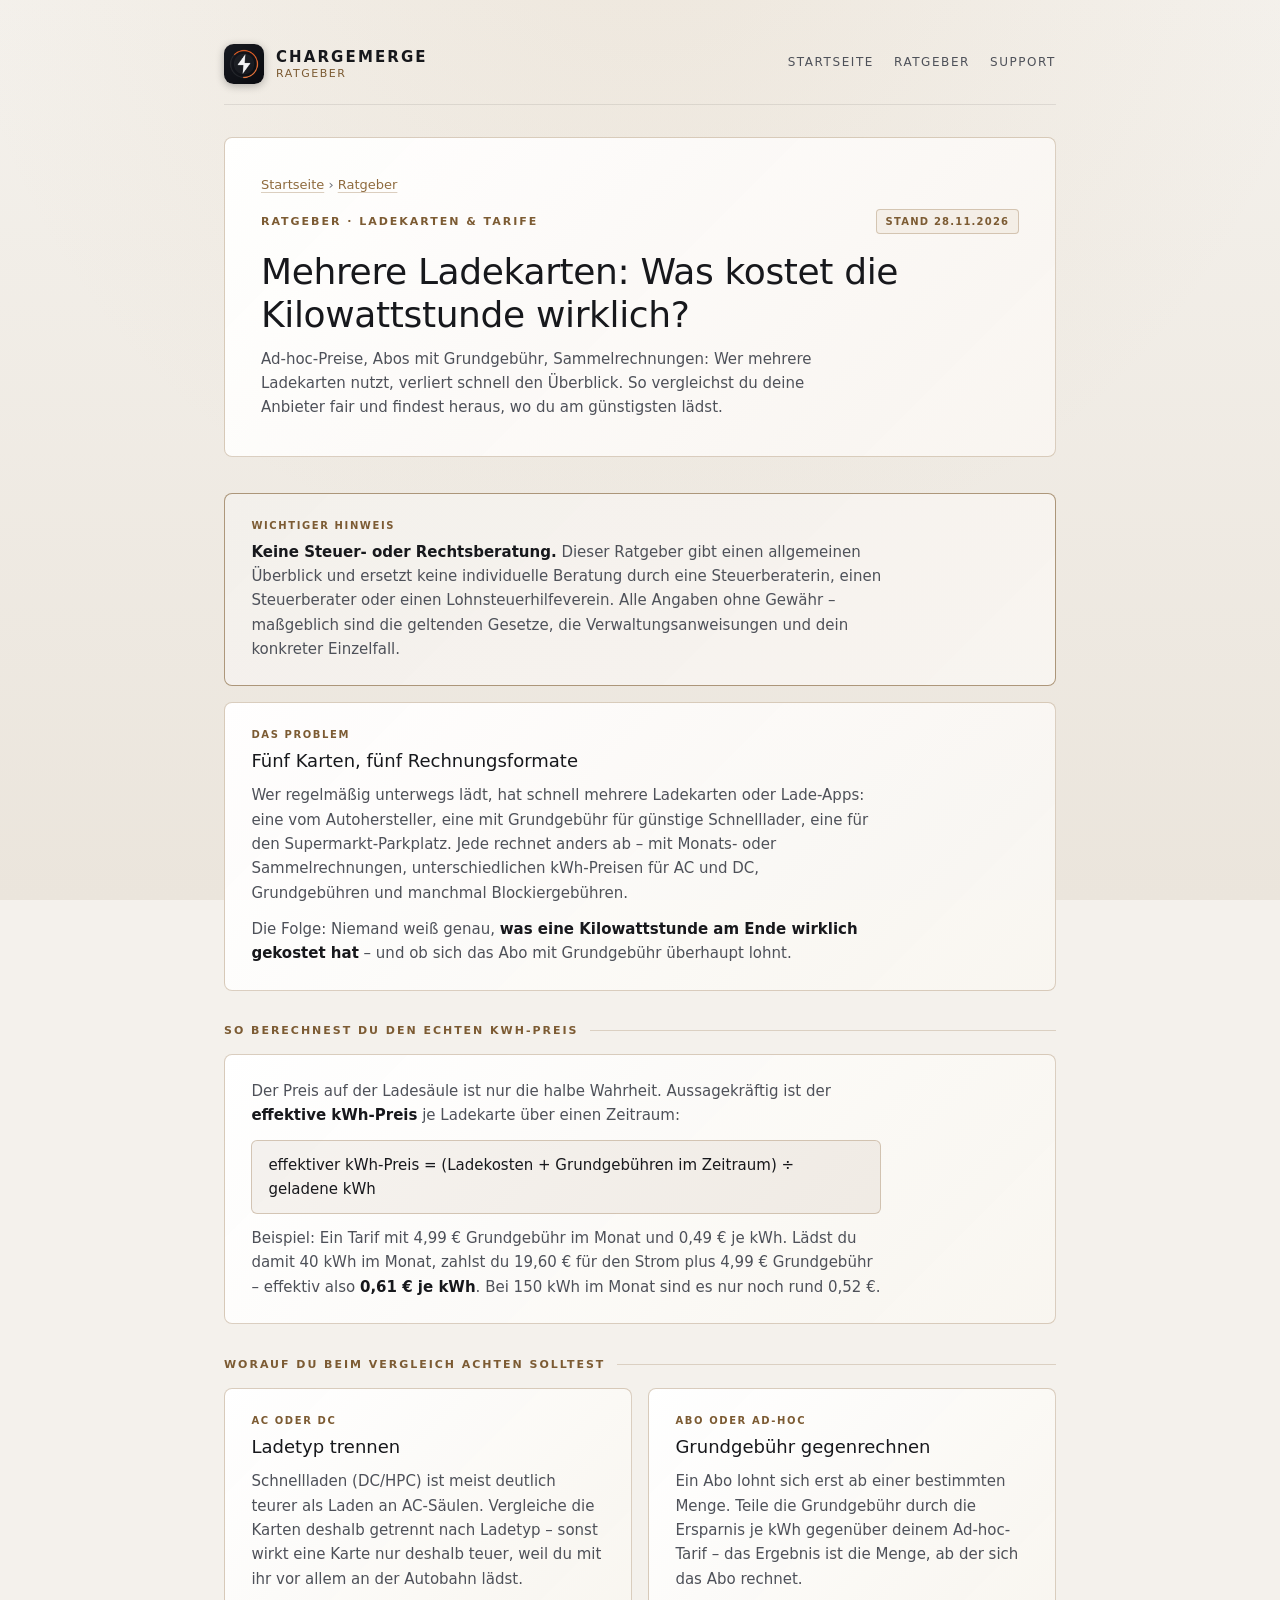
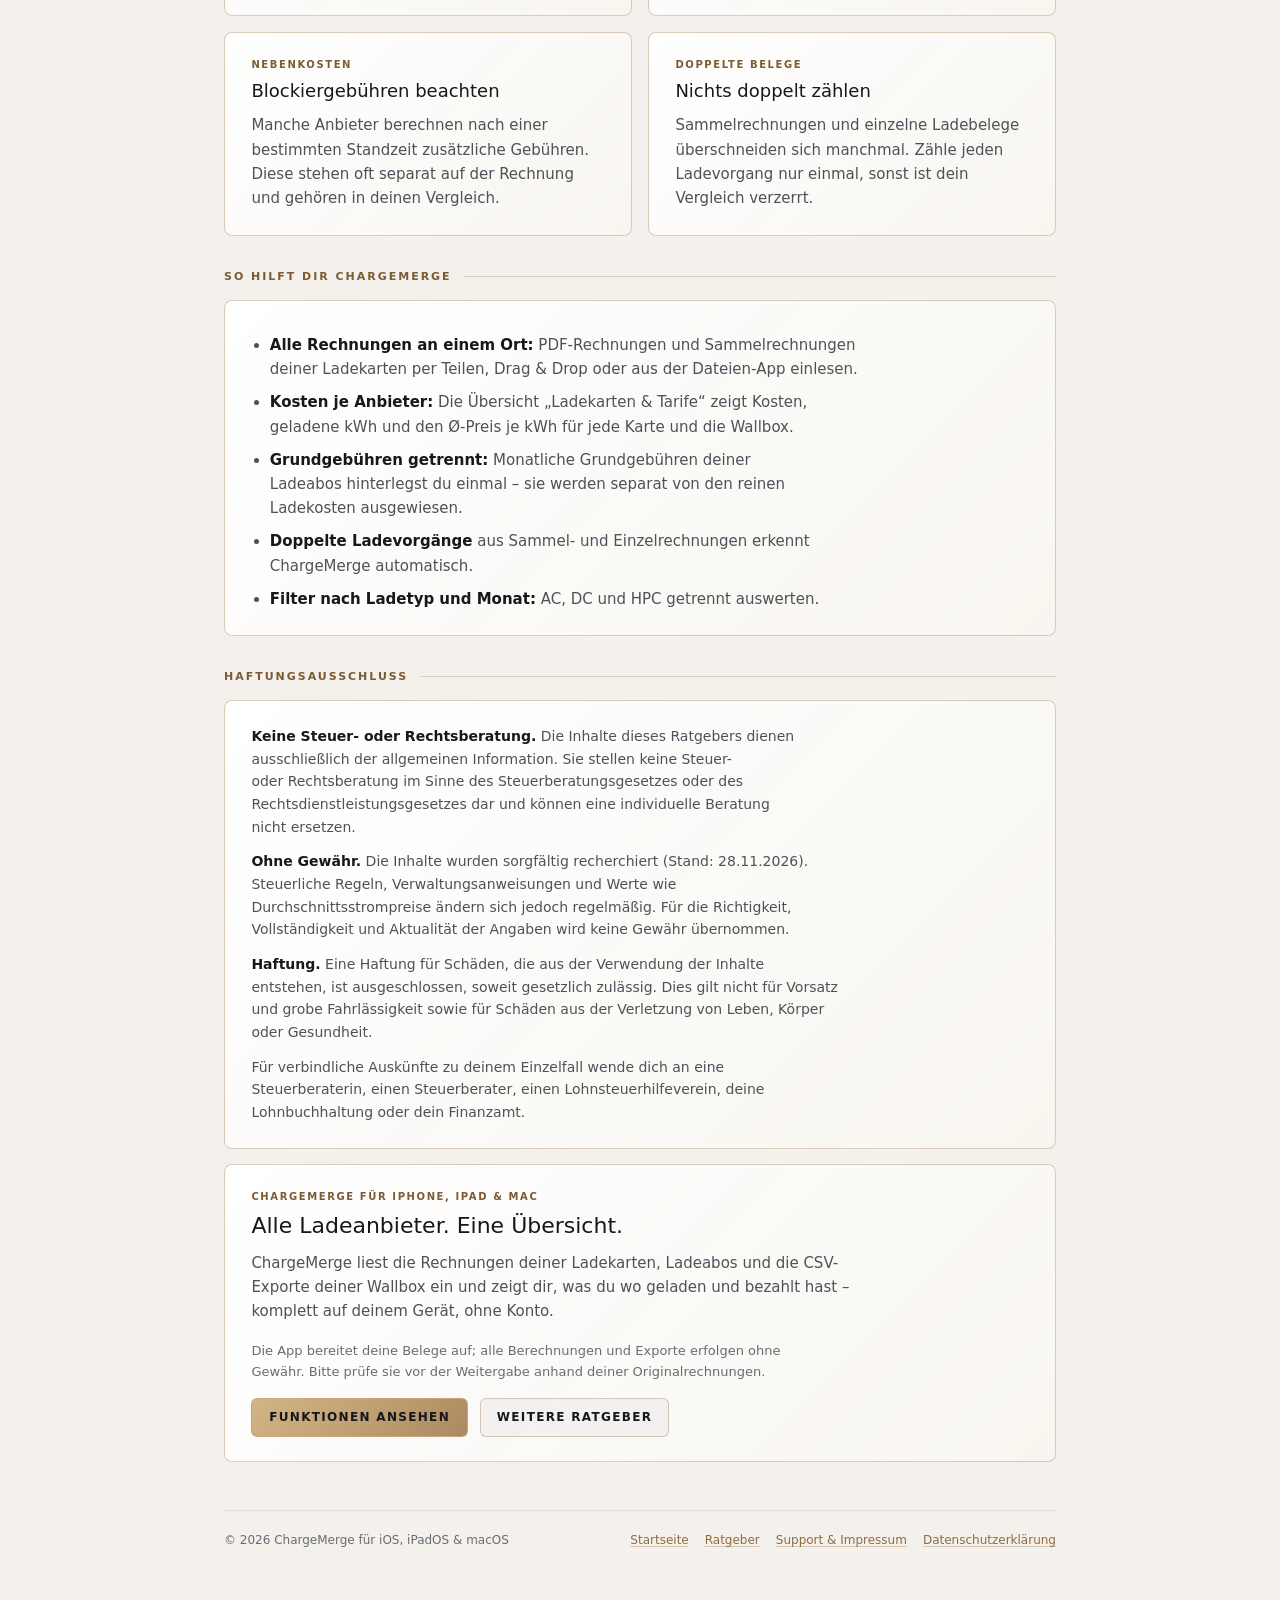
<file: ratgeber-ladekarten-vergleichen.html>
<!DOCTYPE html>
<html lang="de">
<head>
  <meta charset="utf-8">
  <meta name="viewport" content="width=device-width, initial-scale=1">
  <meta name="color-scheme" content="light dark">
  <meta name="robots" content="index, follow">
  <title>Ladekarten vergleichen: Was kostet die kWh wirklich? | ChargeMerge</title>
  <meta name="description" content="Mehrere Ladekarten und Ladeabos? So berechnest du den effektiven kWh-Preis je Anbieter inklusive Grundgebühr – und erkennst, welche Karte sich für dich wirklich lohnt.">
  <link rel="canonical" href="https://chargemerge.de/ratgeber-ladekarten-vergleichen.html">
  <link rel="icon" href="assets/favicon.png" type="image/png">
  <link rel="apple-touch-icon" href="assets/apple-touch-icon.png">

  <meta property="og:type" content="article">
  <meta property="og:locale" content="de_DE">
  <meta property="og:site_name" content="ChargeMerge">
  <meta property="og:url" content="https://chargemerge.de/ratgeber-ladekarten-vergleichen.html">
  <meta property="og:title" content="Mehrere Ladekarten: Was kostet die Kilowattstunde wirklich?">
  <meta property="og:description" content="Mehrere Ladekarten und Ladeabos? So berechnest du den effektiven kWh-Preis je Anbieter inklusive Grundgebühr – und erkennst, welche Karte sich für dich wirklich lohnt.">
  <meta property="og:image" content="https://chargemerge.de/assets/og-image.jpg">
  <meta property="og:image:width" content="1200">
  <meta property="og:image:height" content="630">
  <meta name="twitter:card" content="summary_large_image">

  <link rel="stylesheet" href="styles.css?v=8">
  <script src="motion.js?v=8"></script>
  <script src="nav.js?v=8" defer></script>

  <script type="application/ld+json">
{
  "@context": "https://schema.org",
  "@type": "Article",
  "headline": "Mehrere Ladekarten: Was kostet die Kilowattstunde wirklich?",
  "description": "Mehrere Ladekarten und Ladeabos? So berechnest du den effektiven kWh-Preis je Anbieter inklusive Grundgebühr – und erkennst, welche Karte sich für dich wirklich lohnt.",
  "inLanguage": "de",
  "url": "https://chargemerge.de/ratgeber-ladekarten-vergleichen.html",
  "datePublished": "2026-11-28",
  "dateModified": "2026-11-28",
  "author": {
    "@type": "Person",
    "name": "Ralf Beeskow"
  },
  "publisher": {
    "@type": "Organization",
    "name": "ChargeMerge",
    "url": "https://chargemerge.de/",
    "logo": {
      "@type": "ImageObject",
      "url": "https://chargemerge.de/assets/app-icon.png"
    }
  },
  "image": "https://chargemerge.de/assets/og-image.jpg",
  "isPartOf": {
    "@type": "WebSite",
    "name": "ChargeMerge",
    "url": "https://chargemerge.de/"
  }
}
  </script>
  <script type="application/ld+json">
{
  "@context": "https://schema.org",
  "@type": "BreadcrumbList",
  "itemListElement": [
    {
      "@type": "ListItem",
      "position": 1,
      "name": "Startseite",
      "item": "https://chargemerge.de/"
    },
    {
      "@type": "ListItem",
      "position": 2,
      "name": "Ratgeber",
      "item": "https://chargemerge.de/ratgeber.html"
    },
    {
      "@type": "ListItem",
      "position": 3,
      "name": "Mehrere Ladekarten: Was kostet die Kilowattstunde wirklich?",
      "item": "https://chargemerge.de/ratgeber-ladekarten-vergleichen.html"
    }
  ]
}
  </script>
</head>
<body>
  <div class="page-shell">
    <header class="top-bar">
      <a class="brand-lockup" href="./">
        <img class="brand-icon" src="assets/app-icon.png" alt="" width="40" height="40">
        <span class="brand-wordmark">
          <span class="brand-title">ChargeMerge</span>
          <span class="brand-subtitle">Ratgeber</span>
        </span>
      </a>

      <button class="nav-toggle" type="button" aria-expanded="false" aria-controls="hauptmenue" aria-label="Menü öffnen" hidden>
        <svg width="22" height="22" viewBox="0 0 22 22" fill="none" aria-hidden="true">
          <path class="nav-toggle-bars" d="M3 6h16M3 11h16M3 16h16" stroke="currentColor" stroke-width="1.6" stroke-linecap="round"/>
          <path class="nav-toggle-close" d="M5 5l12 12M17 5L5 17" stroke="currentColor" stroke-width="1.6" stroke-linecap="round"/>
        </svg>
      </button>

      <nav class="nav-links" id="hauptmenue" aria-label="Hauptnavigation">
        <a class="nav-link" href="./">Startseite</a>
        <a class="nav-link" href="ratgeber.html">Ratgeber</a>
        <a class="nav-link" href="impressum.html#kontakt">Support</a>
      </nav>
    </header>

    <main>
      <section class="hero-card" aria-labelledby="hero-title">
        <nav class="guide-breadcrumb" aria-label="Brotkrumen"><a class="inline-link" href="./">Startseite</a> › <a class="inline-link" href="ratgeber.html">Ratgeber</a></nav>
        <div class="eyebrow-row">
          <span class="eyebrow">Ratgeber · Ladekarten &amp; Tarife</span>
          <span class="glass-badge">Stand 28.11.2026</span>
        </div>

        <h1 id="hero-title" class="hero-heading">Mehrere Ladekarten: Was kostet die Kilowattstunde wirklich?</h1>
        <p class="hero-lead">Ad-hoc-Preise, Abos mit Grundgebühr, Sammelrechnungen: Wer mehrere Ladekarten nutzt, verliert schnell den Überblick. So vergleichst du deine Anbieter fair und findest heraus, wo du am günstigsten lädst.</p>
      </section>

      <aside class="luxury-card guide-notice" role="note" aria-label="Wichtiger Hinweis">
        <span class="card-kicker">Wichtiger Hinweis</span>
        <p><strong>Keine Steuer- oder Rechtsberatung.</strong> Dieser Ratgeber gibt einen allgemeinen Überblick und ersetzt keine individuelle Beratung durch eine Steuerberaterin, einen Steuerberater oder einen Lohnsteuerhilfeverein. Alle Angaben ohne Gewähr – maßgeblich sind die geltenden Gesetze, die Verwaltungsanweisungen und dein konkreter Einzelfall.</p>
      </aside>

      <section class="luxury-card">
        <span class="card-kicker">Das Problem</span>
        <h3 class="card-title">Fünf Karten, fünf Rechnungsformate</h3>
        <p>Wer regelmäßig unterwegs lädt, hat schnell mehrere Ladekarten oder Lade-Apps: eine vom Autohersteller, eine mit Grundgebühr für günstige Schnelllader, eine für den Supermarkt-Parkplatz. Jede rechnet anders ab – mit Monats- oder Sammelrechnungen, unterschiedlichen kWh-Preisen für AC und DC, Grundgebühren und manchmal Blockiergebühren.</p>
        <p>Die Folge: Niemand weiß genau, <strong>was eine Kilowattstunde am Ende wirklich gekostet hat</strong> – und ob sich das Abo mit Grundgebühr überhaupt lohnt.</p>
      </section>

      <div class="section-divider">
        <h2 class="section-divider-title">So berechnest du den echten kWh-Preis</h2>
        <div class="section-divider-line" aria-hidden="true"></div>
      </div>

      <section class="luxury-card">
        <p>Der Preis auf der Ladesäule ist nur die halbe Wahrheit. Aussagekräftig ist der <strong>effektive kWh-Preis</strong> je Ladekarte über einen Zeitraum:</p>
        <p class="guide-formula">effektiver kWh-Preis = (Ladekosten + Grundgebühren im Zeitraum) ÷ geladene kWh</p>
        <p>Beispiel: Ein Tarif mit 4,99&nbsp;€ Grundgebühr im Monat und 0,49&nbsp;€ je kWh. Lädst du damit 40&nbsp;kWh im Monat, zahlst du 19,60&nbsp;€ für den Strom plus 4,99&nbsp;€ Grundgebühr – effektiv also <strong>0,61&nbsp;€ je kWh</strong>. Bei 150&nbsp;kWh im Monat sind es nur noch rund 0,52&nbsp;€.</p>
      </section>

      <div class="section-divider">
        <h2 class="section-divider-title">Worauf du beim Vergleich achten solltest</h2>
        <div class="section-divider-line" aria-hidden="true"></div>
      </div>

      <div class="card-grid card-grid-2">
        <section class="luxury-card">
        <span class="card-kicker">AC oder DC</span>
        <h3 class="card-title">Ladetyp trennen</h3>
        <p>Schnellladen (DC/HPC) ist meist deutlich teurer als Laden an AC-Säulen. Vergleiche die Karten deshalb getrennt nach Ladetyp – sonst wirkt eine Karte nur deshalb teuer, weil du mit ihr vor allem an der Autobahn lädst.</p>
      </section>

        <section class="luxury-card">
        <span class="card-kicker">Abo oder Ad-hoc</span>
        <h3 class="card-title">Grundgebühr gegenrechnen</h3>
        <p>Ein Abo lohnt sich erst ab einer bestimmten Menge. Teile die Grundgebühr durch die Ersparnis je kWh gegenüber deinem Ad-hoc-Tarif – das Ergebnis ist die Menge, ab der sich das Abo rechnet.</p>
      </section>

        <section class="luxury-card">
        <span class="card-kicker">Nebenkosten</span>
        <h3 class="card-title">Blockiergebühren beachten</h3>
        <p>Manche Anbieter berechnen nach einer bestimmten Standzeit zusätzliche Gebühren. Diese stehen oft separat auf der Rechnung und gehören in deinen Vergleich.</p>
      </section>

        <section class="luxury-card">
        <span class="card-kicker">Doppelte Belege</span>
        <h3 class="card-title">Nichts doppelt zählen</h3>
        <p>Sammelrechnungen und einzelne Ladebelege überschneiden sich manchmal. Zähle jeden Ladevorgang nur einmal, sonst ist dein Vergleich verzerrt.</p>
      </section>
      </div>

      <div class="section-divider">
        <h2 class="section-divider-title">So hilft dir ChargeMerge</h2>
        <div class="section-divider-line" aria-hidden="true"></div>
      </div>

      <section class="luxury-card">
        <ul class="luxury-list">
          <li><strong>Alle Rechnungen an einem Ort:</strong> PDF-Rechnungen und Sammelrechnungen deiner Ladekarten per Teilen, Drag &amp; Drop oder aus der Dateien-App einlesen.</li>
          <li><strong>Kosten je Anbieter:</strong> Die Übersicht „Ladekarten &amp; Tarife“ zeigt Kosten, geladene kWh und den Ø-Preis je kWh für jede Karte und die Wallbox.</li>
          <li><strong>Grundgebühren getrennt:</strong> Monatliche Grundgebühren deiner Ladeabos hinterlegst du einmal – sie werden separat von den reinen Ladekosten ausgewiesen.</li>
          <li><strong>Doppelte Ladevorgänge</strong> aus Sammel- und Einzelrechnungen erkennt ChargeMerge automatisch.</li>
          <li><strong>Filter nach Ladetyp und Monat:</strong> AC, DC und HPC getrennt auswerten.</li>
        </ul>
      </section>

      <div class="section-divider" id="haftungsausschluss">
        <h2 class="section-divider-title">Haftungsausschluss</h2>
        <div class="section-divider-line" aria-hidden="true"></div>
      </div>

      <section class="luxury-card guide-disclaimer-card" aria-label="Haftungsausschluss">
        <p><strong>Keine Steuer- oder Rechtsberatung.</strong> Die Inhalte dieses Ratgebers dienen ausschließlich der allgemeinen Information. Sie stellen keine Steuer- oder Rechtsberatung im Sinne des Steuerberatungsgesetzes oder des Rechtsdienstleistungsgesetzes dar und können eine individuelle Beratung nicht ersetzen.</p>
        <p><strong>Ohne Gewähr.</strong> Die Inhalte wurden sorgfältig recherchiert (Stand: 28.11.2026). Steuerliche Regeln, Verwaltungsanweisungen und Werte wie Durchschnittsstrompreise ändern sich jedoch regelmäßig. Für die Richtigkeit, Vollständigkeit und Aktualität der Angaben wird keine Gewähr übernommen.</p>
        <p><strong>Haftung.</strong> Eine Haftung für Schäden, die aus der Verwendung der Inhalte entstehen, ist ausgeschlossen, soweit gesetzlich zulässig. Dies gilt nicht für Vorsatz und grobe Fahrlässigkeit sowie für Schäden aus der Verletzung von Leben, Körper oder Gesundheit.</p>
        <p>Für verbindliche Auskünfte zu deinem Einzelfall wende dich an eine Steuerberaterin, einen Steuerberater, einen Lohnsteuerhilfeverein, deine Lohnbuchhaltung oder dein Finanzamt.</p>
      </section>

      <section class="luxury-card guide-cta" aria-label="ChargeMerge">
        <span class="card-kicker">ChargeMerge für iPhone, iPad &amp; Mac</span>
        <h2 class="card-title">Alle Ladeanbieter. Eine Übersicht.</h2>
        <p>ChargeMerge liest die Rechnungen deiner Ladekarten, Ladeabos und die CSV-Exporte deiner Wallbox ein und zeigt dir, was du wo geladen und bezahlt hast – komplett auf deinem Gerät, ohne Konto.</p>
        <p class="guide-disclaimer">Die App bereitet deine Belege auf; alle Berechnungen und Exporte erfolgen ohne Gewähr. Bitte prüfe sie vor der Weitergabe anhand deiner Originalrechnungen.</p>
        <div class="hero-actions">
          <a class="btn-champagne" href="./#funktionen">Funktionen ansehen</a>
          <a class="btn-secondary" href="ratgeber.html">Weitere Ratgeber</a>
        </div>
      </section>
    </main>

    <footer class="site-footer">
      <span>© 2026 ChargeMerge für iOS, iPadOS &amp; macOS</span>
      <div class="footer-links">
        <a class="inline-link" href="./">Startseite</a>
        <a class="inline-link" href="ratgeber.html">Ratgeber</a>
        <a class="inline-link" href="impressum.html">Support &amp; Impressum</a>
        <a class="inline-link" href="datenschutz.html">Datenschutzerklärung</a>
      </div>
    </footer>
  </div>
</body>
</html>
</file>
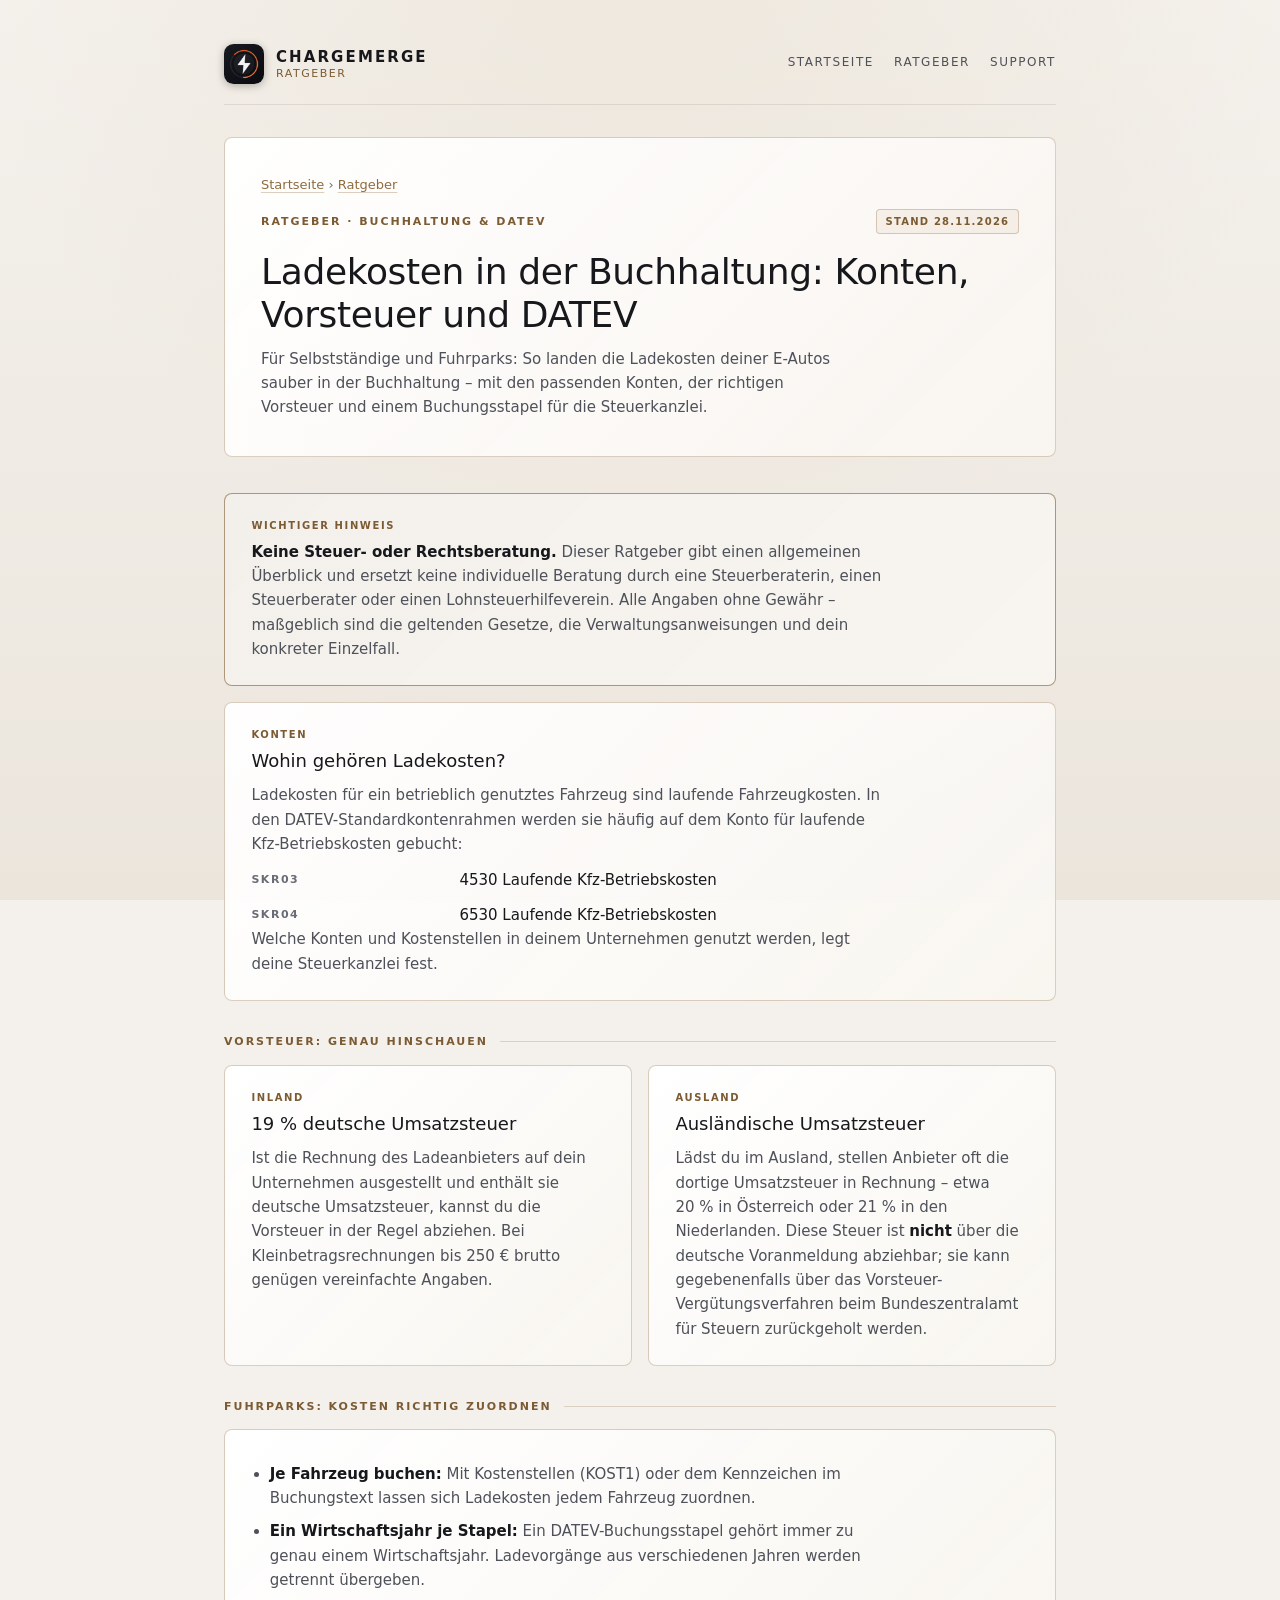
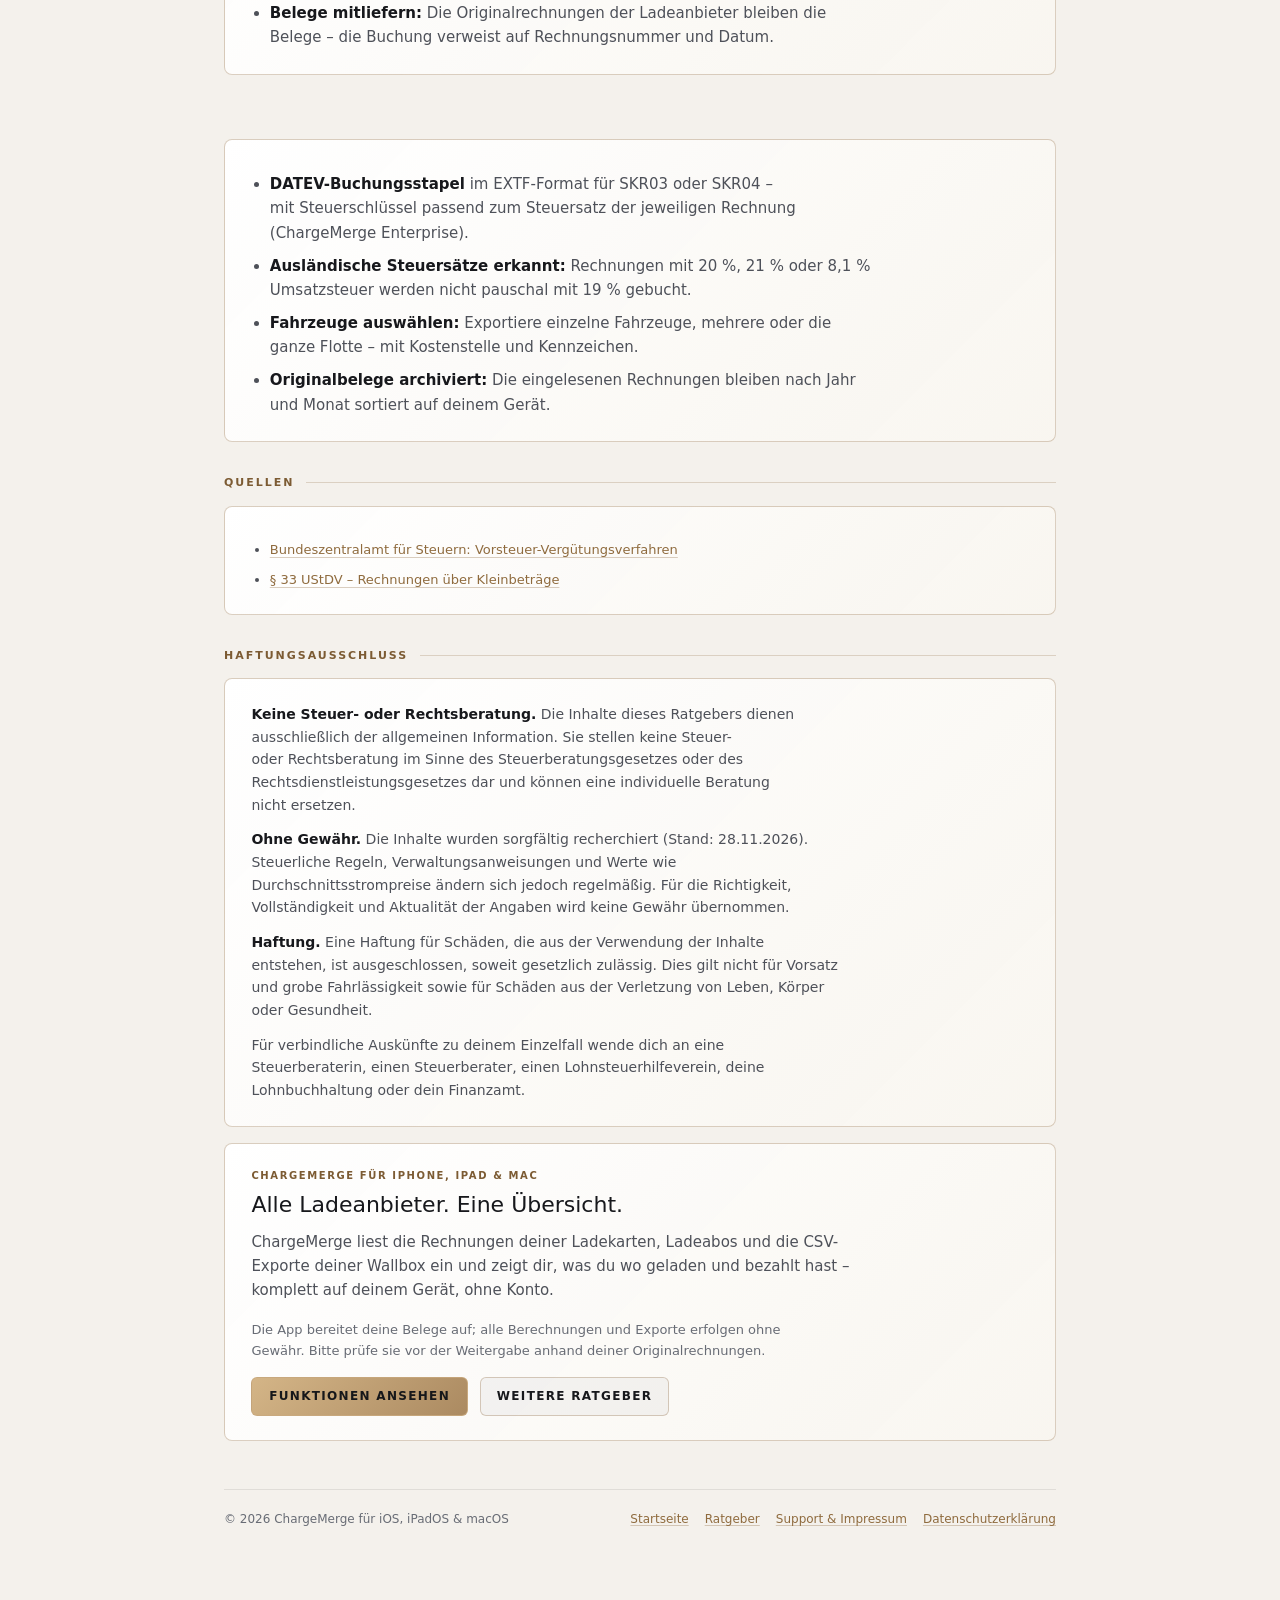
<file: ratgeber-ladekosten-buchhaltung.html>
<!DOCTYPE html>
<html lang="de">
<head>
  <meta charset="utf-8">
  <meta name="viewport" content="width=device-width, initial-scale=1">
  <meta name="color-scheme" content="light dark">
  <meta name="robots" content="index, follow">
  <title>Ladekosten buchen: SKR03, SKR04, Vorsteuer und DATEV | ChargeMerge</title>
  <meta name="description" content="Ladekosten für Firmenwagen richtig buchen: typische Konten in SKR03 und SKR04, Vorsteuer bei deutschen und ausländischen Ladebelegen und Übergabe als DATEV-Buchungsstapel.">
  <link rel="canonical" href="https://chargemerge.de/ratgeber-ladekosten-buchhaltung.html">
  <link rel="icon" href="assets/favicon.png" type="image/png">
  <link rel="apple-touch-icon" href="assets/apple-touch-icon.png">

  <meta property="og:type" content="article">
  <meta property="og:locale" content="de_DE">
  <meta property="og:site_name" content="ChargeMerge">
  <meta property="og:url" content="https://chargemerge.de/ratgeber-ladekosten-buchhaltung.html">
  <meta property="og:title" content="Ladekosten in der Buchhaltung: Konten, Vorsteuer und DATEV">
  <meta property="og:description" content="Ladekosten für Firmenwagen richtig buchen: typische Konten in SKR03 und SKR04, Vorsteuer bei deutschen und ausländischen Ladebelegen und Übergabe als DATEV-Buchungsstapel.">
  <meta property="og:image" content="https://chargemerge.de/assets/og-image.jpg">
  <meta property="og:image:width" content="1200">
  <meta property="og:image:height" content="630">
  <meta name="twitter:card" content="summary_large_image">

  <link rel="stylesheet" href="styles.css?v=8">
  <script src="motion.js?v=8"></script>
  <script src="nav.js?v=8" defer></script>

  <script type="application/ld+json">
{
  "@context": "https://schema.org",
  "@type": "Article",
  "headline": "Ladekosten in der Buchhaltung: Konten, Vorsteuer und DATEV",
  "description": "Ladekosten für Firmenwagen richtig buchen: typische Konten in SKR03 und SKR04, Vorsteuer bei deutschen und ausländischen Ladebelegen und Übergabe als DATEV-Buchungsstapel.",
  "inLanguage": "de",
  "url": "https://chargemerge.de/ratgeber-ladekosten-buchhaltung.html",
  "datePublished": "2026-11-28",
  "dateModified": "2026-11-28",
  "author": {
    "@type": "Person",
    "name": "Ralf Beeskow"
  },
  "publisher": {
    "@type": "Organization",
    "name": "ChargeMerge",
    "url": "https://chargemerge.de/",
    "logo": {
      "@type": "ImageObject",
      "url": "https://chargemerge.de/assets/app-icon.png"
    }
  },
  "image": "https://chargemerge.de/assets/og-image.jpg",
  "isPartOf": {
    "@type": "WebSite",
    "name": "ChargeMerge",
    "url": "https://chargemerge.de/"
  }
}
  </script>
  <script type="application/ld+json">
{
  "@context": "https://schema.org",
  "@type": "BreadcrumbList",
  "itemListElement": [
    {
      "@type": "ListItem",
      "position": 1,
      "name": "Startseite",
      "item": "https://chargemerge.de/"
    },
    {
      "@type": "ListItem",
      "position": 2,
      "name": "Ratgeber",
      "item": "https://chargemerge.de/ratgeber.html"
    },
    {
      "@type": "ListItem",
      "position": 3,
      "name": "Ladekosten in der Buchhaltung: Konten, Vorsteuer und DATEV",
      "item": "https://chargemerge.de/ratgeber-ladekosten-buchhaltung.html"
    }
  ]
}
  </script>
</head>
<body>
  <div class="page-shell">
    <header class="top-bar">
      <a class="brand-lockup" href="./">
        <img class="brand-icon" src="assets/app-icon.png" alt="" width="40" height="40">
        <span class="brand-wordmark">
          <span class="brand-title">ChargeMerge</span>
          <span class="brand-subtitle">Ratgeber</span>
        </span>
      </a>

      <button class="nav-toggle" type="button" aria-expanded="false" aria-controls="hauptmenue" aria-label="Menü öffnen" hidden>
        <svg width="22" height="22" viewBox="0 0 22 22" fill="none" aria-hidden="true">
          <path class="nav-toggle-bars" d="M3 6h16M3 11h16M3 16h16" stroke="currentColor" stroke-width="1.6" stroke-linecap="round"/>
          <path class="nav-toggle-close" d="M5 5l12 12M17 5L5 17" stroke="currentColor" stroke-width="1.6" stroke-linecap="round"/>
        </svg>
      </button>

      <nav class="nav-links" id="hauptmenue" aria-label="Hauptnavigation">
        <a class="nav-link" href="./">Startseite</a>
        <a class="nav-link" href="ratgeber.html">Ratgeber</a>
        <a class="nav-link" href="impressum.html#kontakt">Support</a>
      </nav>
    </header>

    <main>
      <section class="hero-card" aria-labelledby="hero-title">
        <nav class="guide-breadcrumb" aria-label="Brotkrumen"><a class="inline-link" href="./">Startseite</a> › <a class="inline-link" href="ratgeber.html">Ratgeber</a></nav>
        <div class="eyebrow-row">
          <span class="eyebrow">Ratgeber · Buchhaltung &amp; DATEV</span>
          <span class="glass-badge">Stand 28.11.2026</span>
        </div>

        <h1 id="hero-title" class="hero-heading">Ladekosten in der Buchhaltung: Konten, Vorsteuer und DATEV</h1>
        <p class="hero-lead">Für Selbstständige und Fuhrparks: So landen die Ladekosten deiner E-Autos sauber in der Buchhaltung – mit den passenden Konten, der richtigen Vorsteuer und einem Buchungsstapel für die Steuerkanzlei.</p>
      </section>

      <aside class="luxury-card guide-notice" role="note" aria-label="Wichtiger Hinweis">
        <span class="card-kicker">Wichtiger Hinweis</span>
        <p><strong>Keine Steuer- oder Rechtsberatung.</strong> Dieser Ratgeber gibt einen allgemeinen Überblick und ersetzt keine individuelle Beratung durch eine Steuerberaterin, einen Steuerberater oder einen Lohnsteuerhilfeverein. Alle Angaben ohne Gewähr – maßgeblich sind die geltenden Gesetze, die Verwaltungsanweisungen und dein konkreter Einzelfall.</p>
      </aside>

      <section class="luxury-card">
        <span class="card-kicker">Konten</span>
        <h3 class="card-title">Wohin gehören Ladekosten?</h3>
        <p>Ladekosten für ein betrieblich genutztes Fahrzeug sind laufende Fahrzeugkosten. In den DATEV-Standardkontenrahmen werden sie häufig auf dem Konto für laufende Kfz-Betriebskosten gebucht:</p>
        <dl class="kv-table">
          <dt class="kv-term">SKR03</dt>
          <dd class="kv-value">4530 Laufende Kfz-Betriebskosten</dd>
          <dt class="kv-term">SKR04</dt>
          <dd class="kv-value">6530 Laufende Kfz-Betriebskosten</dd>
        </dl>
        <p>Welche Konten und Kostenstellen in deinem Unternehmen genutzt werden, legt deine Steuerkanzlei fest.</p>
      </section>

      <div class="section-divider">
        <h2 class="section-divider-title">Vorsteuer: genau hinschauen</h2>
        <div class="section-divider-line" aria-hidden="true"></div>
      </div>

      <div class="card-grid card-grid-2">
        <section class="luxury-card">
        <span class="card-kicker">Inland</span>
        <h3 class="card-title">19 % deutsche Umsatzsteuer</h3>
        <p>Ist die Rechnung des Ladeanbieters auf dein Unternehmen ausgestellt und enthält sie deutsche Umsatzsteuer, kannst du die Vorsteuer in der Regel abziehen. Bei Kleinbetragsrechnungen bis 250&nbsp;€ brutto genügen vereinfachte Angaben.</p>
      </section>

        <section class="luxury-card">
        <span class="card-kicker">Ausland</span>
        <h3 class="card-title">Ausländische Umsatzsteuer</h3>
        <p>Lädst du im Ausland, stellen Anbieter oft die dortige Umsatzsteuer in Rechnung – etwa 20&nbsp;% in Österreich oder 21&nbsp;% in den Niederlanden. Diese Steuer ist <strong>nicht</strong> über die deutsche Voranmeldung abziehbar; sie kann gegebenenfalls über das Vorsteuer-Vergütungsverfahren beim Bundeszentralamt für Steuern zurückgeholt werden.</p>
      </section>
      </div>

      <div class="section-divider">
        <h2 class="section-divider-title">Fuhrparks: Kosten richtig zuordnen</h2>
        <div class="section-divider-line" aria-hidden="true"></div>
      </div>

      <section class="luxury-card">
        <ul class="luxury-list">
          <li><strong>Je Fahrzeug buchen:</strong> Mit Kostenstellen (KOST1) oder dem Kennzeichen im Buchungstext lassen sich Ladekosten jedem Fahrzeug zuordnen.</li>
          <li><strong>Ein Wirtschaftsjahr je Stapel:</strong> Ein DATEV-Buchungsstapel gehört immer zu genau einem Wirtschaftsjahr. Ladevorgänge aus verschiedenen Jahren werden getrennt übergeben.</li>
          <li><strong>Belege mitliefern:</strong> Die Originalrechnungen der Ladeanbieter bleiben die Belege – die Buchung verweist auf Rechnungsnummer und Datum.</li>
        </ul>
      </section>

      <div class="section-divider">
        <h2 class="section-divider-title">So hilft dir ChargeMerge</h2>
        <div class="section-divider-line" aria-hidden="true"></div>
      </div>

      <section class="luxury-card">
        <ul class="luxury-list">
          <li><strong>DATEV-Buchungsstapel</strong> im EXTF-Format für SKR03 oder SKR04 – mit Steuerschlüssel passend zum Steuersatz der jeweiligen Rechnung (ChargeMerge Enterprise).</li>
          <li><strong>Ausländische Steuersätze erkannt:</strong> Rechnungen mit 20&nbsp;%, 21&nbsp;% oder 8,1&nbsp;% Umsatzsteuer werden nicht pauschal mit 19&nbsp;% gebucht.</li>
          <li><strong>Fahrzeuge auswählen:</strong> Exportiere einzelne Fahrzeuge, mehrere oder die ganze Flotte – mit Kostenstelle und Kennzeichen.</li>
          <li><strong>Originalbelege archiviert:</strong> Die eingelesenen Rechnungen bleiben nach Jahr und Monat sortiert auf deinem Gerät.</li>
        </ul>
      </section>

      <div class="section-divider">
        <h2 class="section-divider-title">Quellen</h2>
        <div class="section-divider-line" aria-hidden="true"></div>
      </div>

      <section class="luxury-card guide-sources" aria-label="Quellen">
        <ul class="luxury-list">
          <li><a class="inline-link" href="https://www.bzst.de/DE/Unternehmen/Umsatzsteuer/Vorsteuerverguetung/vorsteuerverguetung_node.html" rel="noopener noreferrer">Bundeszentralamt für Steuern: Vorsteuer-Vergütungsverfahren</a></li>
          <li><a class="inline-link" href="https://www.gesetze-im-internet.de/ustdv_1980/__33.html" rel="noopener noreferrer">§ 33 UStDV – Rechnungen über Kleinbeträge</a></li>
        </ul>
      </section>

      <div class="section-divider" id="haftungsausschluss">
        <h2 class="section-divider-title">Haftungsausschluss</h2>
        <div class="section-divider-line" aria-hidden="true"></div>
      </div>

      <section class="luxury-card guide-disclaimer-card" aria-label="Haftungsausschluss">
        <p><strong>Keine Steuer- oder Rechtsberatung.</strong> Die Inhalte dieses Ratgebers dienen ausschließlich der allgemeinen Information. Sie stellen keine Steuer- oder Rechtsberatung im Sinne des Steuerberatungsgesetzes oder des Rechtsdienstleistungsgesetzes dar und können eine individuelle Beratung nicht ersetzen.</p>
        <p><strong>Ohne Gewähr.</strong> Die Inhalte wurden sorgfältig recherchiert (Stand: 28.11.2026). Steuerliche Regeln, Verwaltungsanweisungen und Werte wie Durchschnittsstrompreise ändern sich jedoch regelmäßig. Für die Richtigkeit, Vollständigkeit und Aktualität der Angaben wird keine Gewähr übernommen.</p>
        <p><strong>Haftung.</strong> Eine Haftung für Schäden, die aus der Verwendung der Inhalte entstehen, ist ausgeschlossen, soweit gesetzlich zulässig. Dies gilt nicht für Vorsatz und grobe Fahrlässigkeit sowie für Schäden aus der Verletzung von Leben, Körper oder Gesundheit.</p>
        <p>Für verbindliche Auskünfte zu deinem Einzelfall wende dich an eine Steuerberaterin, einen Steuerberater, einen Lohnsteuerhilfeverein, deine Lohnbuchhaltung oder dein Finanzamt.</p>
      </section>

      <section class="luxury-card guide-cta" aria-label="ChargeMerge">
        <span class="card-kicker">ChargeMerge für iPhone, iPad &amp; Mac</span>
        <h2 class="card-title">Alle Ladeanbieter. Eine Übersicht.</h2>
        <p>ChargeMerge liest die Rechnungen deiner Ladekarten, Ladeabos und die CSV-Exporte deiner Wallbox ein und zeigt dir, was du wo geladen und bezahlt hast – komplett auf deinem Gerät, ohne Konto.</p>
        <p class="guide-disclaimer">Die App bereitet deine Belege auf; alle Berechnungen und Exporte erfolgen ohne Gewähr. Bitte prüfe sie vor der Weitergabe anhand deiner Originalrechnungen.</p>
        <div class="hero-actions">
          <a class="btn-champagne" href="./#funktionen">Funktionen ansehen</a>
          <a class="btn-secondary" href="ratgeber.html">Weitere Ratgeber</a>
        </div>
      </section>
    </main>

    <footer class="site-footer">
      <span>© 2026 ChargeMerge für iOS, iPadOS &amp; macOS</span>
      <div class="footer-links">
        <a class="inline-link" href="./">Startseite</a>
        <a class="inline-link" href="ratgeber.html">Ratgeber</a>
        <a class="inline-link" href="impressum.html">Support &amp; Impressum</a>
        <a class="inline-link" href="datenschutz.html">Datenschutzerklärung</a>
      </div>
    </footer>
  </div>
</body>
</html>
</file>
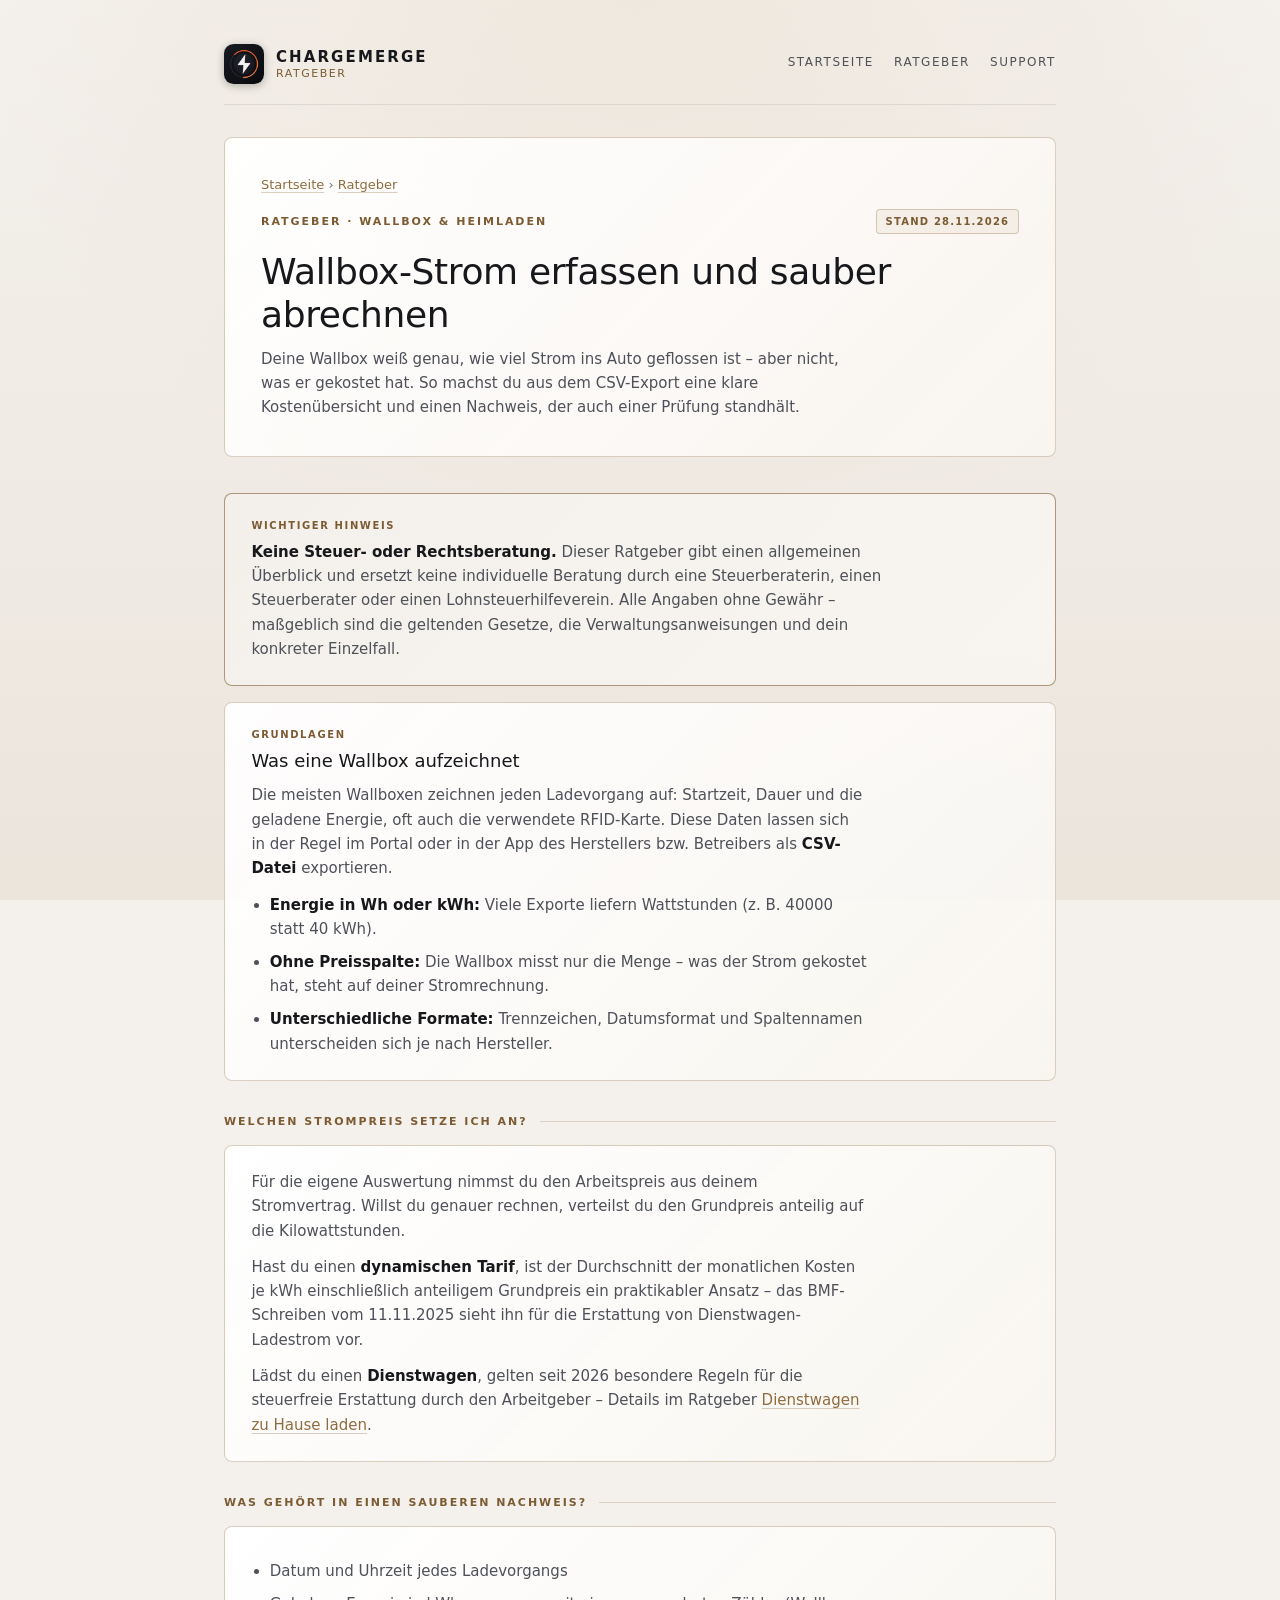
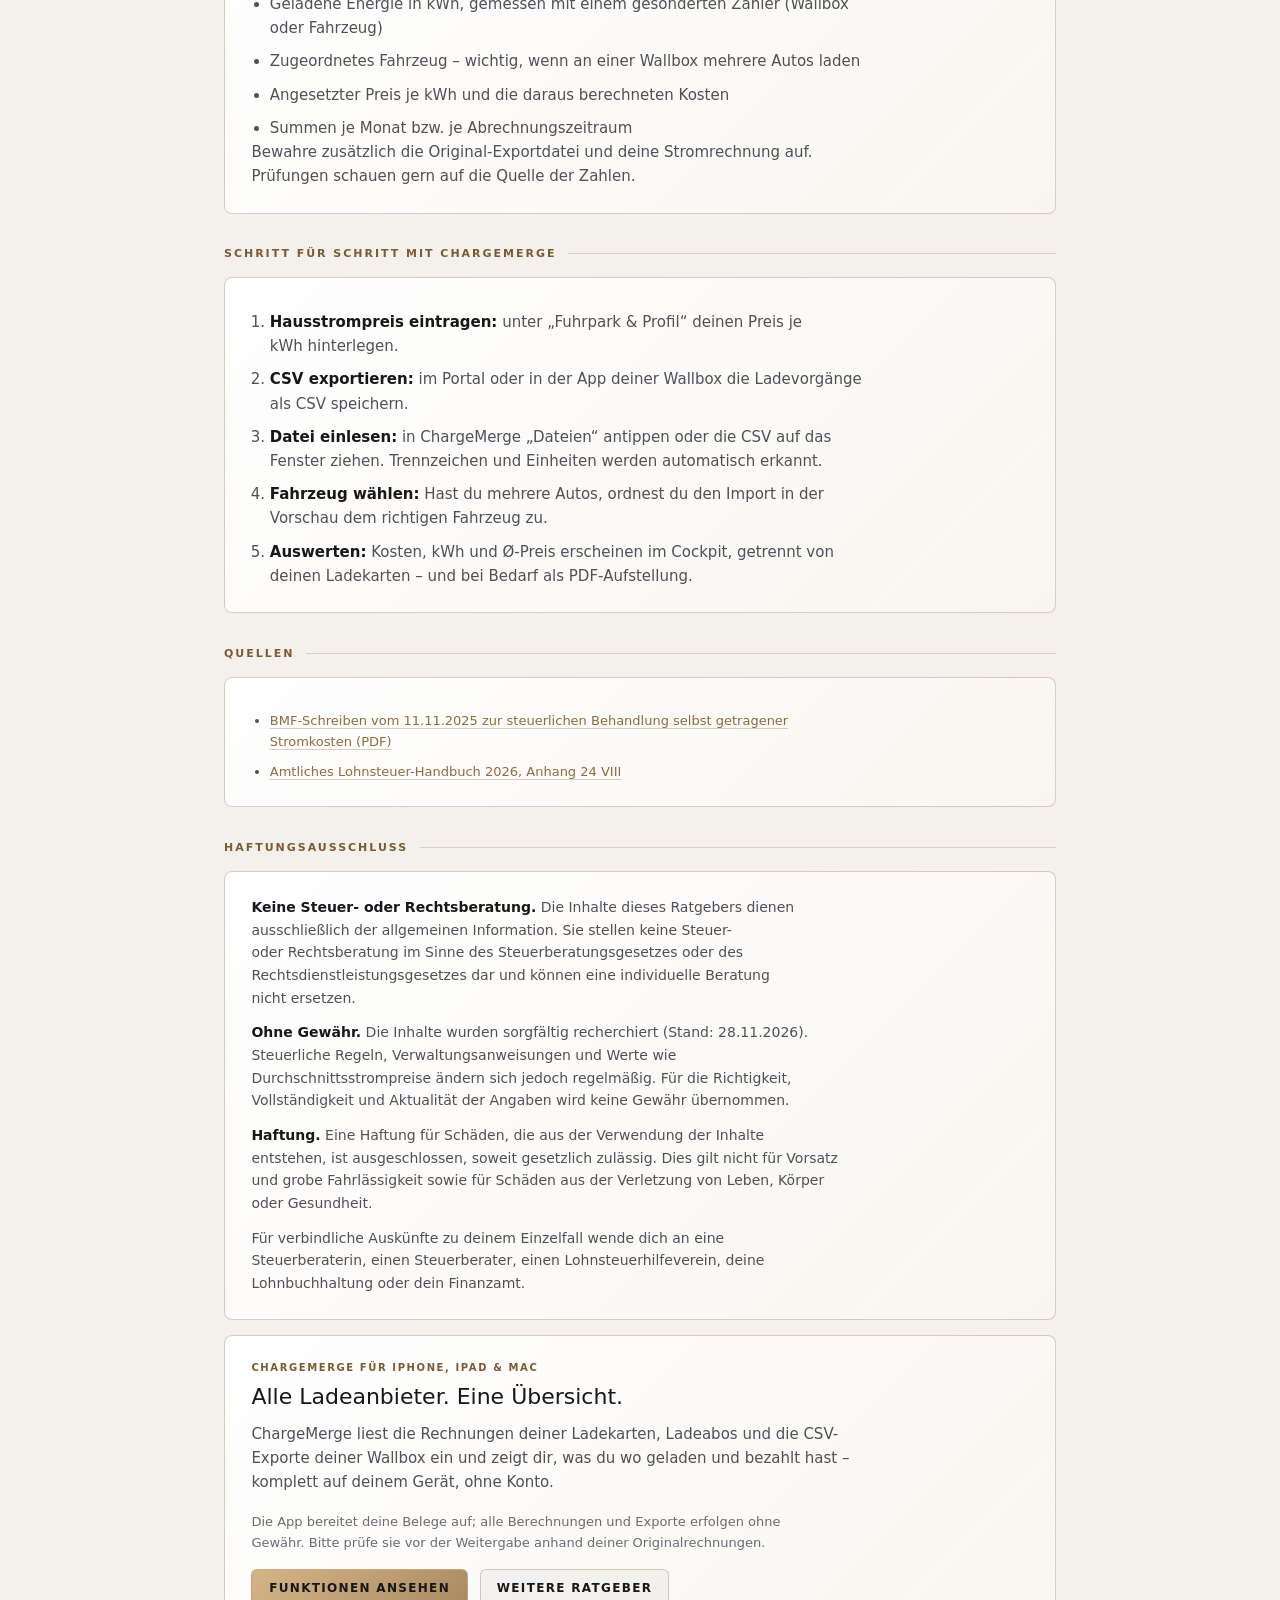
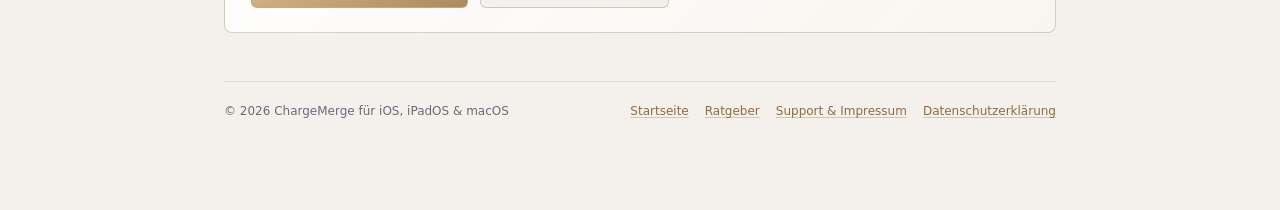
<file: ratgeber-wallbox-strom-abrechnen.html>
<!DOCTYPE html>
<html lang="de">
<head>
  <meta charset="utf-8">
  <meta name="viewport" content="width=device-width, initial-scale=1">
  <meta name="color-scheme" content="light dark">
  <meta name="robots" content="index, follow">
  <title>Wallbox-Strom erfassen und abrechnen | ChargeMerge</title>
  <meta name="description" content="Wallbox-Ladevorgänge als CSV exportieren, den richtigen Strompreis ansetzen und einen sauberen Nachweis erstellen – für die eigene Übersicht und den Arbeitgeber.">
  <link rel="canonical" href="https://chargemerge.de/ratgeber-wallbox-strom-abrechnen.html">
  <link rel="icon" href="assets/favicon.png" type="image/png">
  <link rel="apple-touch-icon" href="assets/apple-touch-icon.png">

  <meta property="og:type" content="article">
  <meta property="og:locale" content="de_DE">
  <meta property="og:site_name" content="ChargeMerge">
  <meta property="og:url" content="https://chargemerge.de/ratgeber-wallbox-strom-abrechnen.html">
  <meta property="og:title" content="Wallbox-Strom erfassen und sauber abrechnen">
  <meta property="og:description" content="Wallbox-Ladevorgänge als CSV exportieren, den richtigen Strompreis ansetzen und einen sauberen Nachweis erstellen – für die eigene Übersicht und den Arbeitgeber.">
  <meta property="og:image" content="https://chargemerge.de/assets/og-image.jpg">
  <meta property="og:image:width" content="1200">
  <meta property="og:image:height" content="630">
  <meta name="twitter:card" content="summary_large_image">

  <link rel="stylesheet" href="styles.css?v=8">
  <script src="motion.js?v=8"></script>
  <script src="nav.js?v=8" defer></script>

  <script type="application/ld+json">
{
  "@context": "https://schema.org",
  "@type": "Article",
  "headline": "Wallbox-Strom erfassen und sauber abrechnen",
  "description": "Wallbox-Ladevorgänge als CSV exportieren, den richtigen Strompreis ansetzen und einen sauberen Nachweis erstellen – für die eigene Übersicht und den Arbeitgeber.",
  "inLanguage": "de",
  "url": "https://chargemerge.de/ratgeber-wallbox-strom-abrechnen.html",
  "datePublished": "2026-11-28",
  "dateModified": "2026-11-28",
  "author": {
    "@type": "Person",
    "name": "Ralf Beeskow"
  },
  "publisher": {
    "@type": "Organization",
    "name": "ChargeMerge",
    "url": "https://chargemerge.de/",
    "logo": {
      "@type": "ImageObject",
      "url": "https://chargemerge.de/assets/app-icon.png"
    }
  },
  "image": "https://chargemerge.de/assets/og-image.jpg",
  "isPartOf": {
    "@type": "WebSite",
    "name": "ChargeMerge",
    "url": "https://chargemerge.de/"
  }
}
  </script>
  <script type="application/ld+json">
{
  "@context": "https://schema.org",
  "@type": "BreadcrumbList",
  "itemListElement": [
    {
      "@type": "ListItem",
      "position": 1,
      "name": "Startseite",
      "item": "https://chargemerge.de/"
    },
    {
      "@type": "ListItem",
      "position": 2,
      "name": "Ratgeber",
      "item": "https://chargemerge.de/ratgeber.html"
    },
    {
      "@type": "ListItem",
      "position": 3,
      "name": "Wallbox-Strom erfassen und sauber abrechnen",
      "item": "https://chargemerge.de/ratgeber-wallbox-strom-abrechnen.html"
    }
  ]
}
  </script>
</head>
<body>
  <div class="page-shell">
    <header class="top-bar">
      <a class="brand-lockup" href="./">
        <img class="brand-icon" src="assets/app-icon.png" alt="" width="40" height="40">
        <span class="brand-wordmark">
          <span class="brand-title">ChargeMerge</span>
          <span class="brand-subtitle">Ratgeber</span>
        </span>
      </a>

      <button class="nav-toggle" type="button" aria-expanded="false" aria-controls="hauptmenue" aria-label="Menü öffnen" hidden>
        <svg width="22" height="22" viewBox="0 0 22 22" fill="none" aria-hidden="true">
          <path class="nav-toggle-bars" d="M3 6h16M3 11h16M3 16h16" stroke="currentColor" stroke-width="1.6" stroke-linecap="round"/>
          <path class="nav-toggle-close" d="M5 5l12 12M17 5L5 17" stroke="currentColor" stroke-width="1.6" stroke-linecap="round"/>
        </svg>
      </button>

      <nav class="nav-links" id="hauptmenue" aria-label="Hauptnavigation">
        <a class="nav-link" href="./">Startseite</a>
        <a class="nav-link" href="ratgeber.html">Ratgeber</a>
        <a class="nav-link" href="impressum.html#kontakt">Support</a>
      </nav>
    </header>

    <main>
      <section class="hero-card" aria-labelledby="hero-title">
        <nav class="guide-breadcrumb" aria-label="Brotkrumen"><a class="inline-link" href="./">Startseite</a> › <a class="inline-link" href="ratgeber.html">Ratgeber</a></nav>
        <div class="eyebrow-row">
          <span class="eyebrow">Ratgeber · Wallbox &amp; Heimladen</span>
          <span class="glass-badge">Stand 28.11.2026</span>
        </div>

        <h1 id="hero-title" class="hero-heading">Wallbox-Strom erfassen und sauber abrechnen</h1>
        <p class="hero-lead">Deine Wallbox weiß genau, wie viel Strom ins Auto geflossen ist – aber nicht, was er gekostet hat. So machst du aus dem CSV-Export eine klare Kostenübersicht und einen Nachweis, der auch einer Prüfung standhält.</p>
      </section>

      <aside class="luxury-card guide-notice" role="note" aria-label="Wichtiger Hinweis">
        <span class="card-kicker">Wichtiger Hinweis</span>
        <p><strong>Keine Steuer- oder Rechtsberatung.</strong> Dieser Ratgeber gibt einen allgemeinen Überblick und ersetzt keine individuelle Beratung durch eine Steuerberaterin, einen Steuerberater oder einen Lohnsteuerhilfeverein. Alle Angaben ohne Gewähr – maßgeblich sind die geltenden Gesetze, die Verwaltungsanweisungen und dein konkreter Einzelfall.</p>
      </aside>

      <section class="luxury-card">
        <span class="card-kicker">Grundlagen</span>
        <h3 class="card-title">Was eine Wallbox aufzeichnet</h3>
        <p>Die meisten Wallboxen zeichnen jeden Ladevorgang auf: Startzeit, Dauer und die geladene Energie, oft auch die verwendete RFID-Karte. Diese Daten lassen sich in der Regel im Portal oder in der App des Herstellers bzw. Betreibers als <strong>CSV-Datei</strong> exportieren.</p>
        <ul class="luxury-list">
          <li><strong>Energie in Wh oder kWh:</strong> Viele Exporte liefern Wattstunden (z.&nbsp;B. 40000 statt 40&nbsp;kWh).</li>
          <li><strong>Ohne Preisspalte:</strong> Die Wallbox misst nur die Menge – was der Strom gekostet hat, steht auf deiner Stromrechnung.</li>
          <li><strong>Unterschiedliche Formate:</strong> Trennzeichen, Datumsformat und Spaltennamen unterscheiden sich je nach Hersteller.</li>
        </ul>
      </section>

      <div class="section-divider">
        <h2 class="section-divider-title">Welchen Strompreis setze ich an?</h2>
        <div class="section-divider-line" aria-hidden="true"></div>
      </div>

      <section class="luxury-card">
        <p>Für die eigene Auswertung nimmst du den Arbeitspreis aus deinem Stromvertrag. Willst du genauer rechnen, verteilst du den Grundpreis anteilig auf die Kilowattstunden.</p>
        <p>Hast du einen <strong>dynamischen Tarif</strong>, ist der Durchschnitt der monatlichen Kosten je kWh einschließlich anteiligem Grundpreis ein praktikabler Ansatz – das BMF-Schreiben vom 11.11.2025 sieht ihn für die Erstattung von Dienstwagen-Ladestrom vor.</p>
        <p>Lädst du einen <strong>Dienstwagen</strong>, gelten seit 2026 besondere Regeln für die steuerfreie Erstattung durch den Arbeitgeber – Details im Ratgeber <a class="inline-link" href="ratgeber-dienstwagen-zuhause-laden.html">Dienstwagen zu Hause laden</a>.</p>
      </section>

      <div class="section-divider">
        <h2 class="section-divider-title">Was gehört in einen sauberen Nachweis?</h2>
        <div class="section-divider-line" aria-hidden="true"></div>
      </div>

      <section class="luxury-card">
        <ul class="luxury-list">
          <li>Datum und Uhrzeit jedes Ladevorgangs</li>
          <li>Geladene Energie in kWh, gemessen mit einem gesonderten Zähler (Wallbox oder Fahrzeug)</li>
          <li>Zugeordnetes Fahrzeug – wichtig, wenn an einer Wallbox mehrere Autos laden</li>
          <li>Angesetzter Preis je kWh und die daraus berechneten Kosten</li>
          <li>Summen je Monat bzw. je Abrechnungszeitraum</li>
        </ul>
        <p>Bewahre zusätzlich die Original-Exportdatei und deine Stromrechnung auf. Prüfungen schauen gern auf die Quelle der Zahlen.</p>
      </section>

      <div class="section-divider">
        <h2 class="section-divider-title">Schritt für Schritt mit ChargeMerge</h2>
        <div class="section-divider-line" aria-hidden="true"></div>
      </div>

      <section class="luxury-card">
        <ol class="luxury-list">
          <li><strong>Hausstrompreis eintragen:</strong> unter „Fuhrpark &amp; Profil“ deinen Preis je kWh hinterlegen.</li>
          <li><strong>CSV exportieren:</strong> im Portal oder in der App deiner Wallbox die Ladevorgänge als CSV speichern.</li>
          <li><strong>Datei einlesen:</strong> in ChargeMerge „Dateien“ antippen oder die CSV auf das Fenster ziehen. Trennzeichen und Einheiten werden automatisch erkannt.</li>
          <li><strong>Fahrzeug wählen:</strong> Hast du mehrere Autos, ordnest du den Import in der Vorschau dem richtigen Fahrzeug zu.</li>
          <li><strong>Auswerten:</strong> Kosten, kWh und Ø-Preis erscheinen im Cockpit, getrennt von deinen Ladekarten – und bei Bedarf als PDF-Aufstellung.</li>
        </ol>
      </section>

      <div class="section-divider">
        <h2 class="section-divider-title">Quellen</h2>
        <div class="section-divider-line" aria-hidden="true"></div>
      </div>

      <section class="luxury-card guide-sources" aria-label="Quellen">
        <ul class="luxury-list">
          <li><a class="inline-link" href="https://www.bundesfinanzministerium.de/Content/DE/Downloads/BMF_Schreiben/Steuerarten/Lohnsteuer/2025-11-11-selbst-getragenen-stromkosten.pdf?__blob=publicationFile&amp;v=3" rel="noopener noreferrer">BMF-Schreiben vom 11.11.2025 zur steuerlichen Behandlung selbst getragener Stromkosten (PDF)</a></li>
          <li><a class="inline-link" href="https://lsth.bundesfinanzministerium.de/lsth/2026/B-Anhaenge/Anhang-24/VIII/anhang-24-Vlll.html" rel="noopener noreferrer">Amtliches Lohnsteuer-Handbuch 2026, Anhang 24 VIII</a></li>
        </ul>
      </section>

      <div class="section-divider" id="haftungsausschluss">
        <h2 class="section-divider-title">Haftungsausschluss</h2>
        <div class="section-divider-line" aria-hidden="true"></div>
      </div>

      <section class="luxury-card guide-disclaimer-card" aria-label="Haftungsausschluss">
        <p><strong>Keine Steuer- oder Rechtsberatung.</strong> Die Inhalte dieses Ratgebers dienen ausschließlich der allgemeinen Information. Sie stellen keine Steuer- oder Rechtsberatung im Sinne des Steuerberatungsgesetzes oder des Rechtsdienstleistungsgesetzes dar und können eine individuelle Beratung nicht ersetzen.</p>
        <p><strong>Ohne Gewähr.</strong> Die Inhalte wurden sorgfältig recherchiert (Stand: 28.11.2026). Steuerliche Regeln, Verwaltungsanweisungen und Werte wie Durchschnittsstrompreise ändern sich jedoch regelmäßig. Für die Richtigkeit, Vollständigkeit und Aktualität der Angaben wird keine Gewähr übernommen.</p>
        <p><strong>Haftung.</strong> Eine Haftung für Schäden, die aus der Verwendung der Inhalte entstehen, ist ausgeschlossen, soweit gesetzlich zulässig. Dies gilt nicht für Vorsatz und grobe Fahrlässigkeit sowie für Schäden aus der Verletzung von Leben, Körper oder Gesundheit.</p>
        <p>Für verbindliche Auskünfte zu deinem Einzelfall wende dich an eine Steuerberaterin, einen Steuerberater, einen Lohnsteuerhilfeverein, deine Lohnbuchhaltung oder dein Finanzamt.</p>
      </section>

      <section class="luxury-card guide-cta" aria-label="ChargeMerge">
        <span class="card-kicker">ChargeMerge für iPhone, iPad &amp; Mac</span>
        <h2 class="card-title">Alle Ladeanbieter. Eine Übersicht.</h2>
        <p>ChargeMerge liest die Rechnungen deiner Ladekarten, Ladeabos und die CSV-Exporte deiner Wallbox ein und zeigt dir, was du wo geladen und bezahlt hast – komplett auf deinem Gerät, ohne Konto.</p>
        <p class="guide-disclaimer">Die App bereitet deine Belege auf; alle Berechnungen und Exporte erfolgen ohne Gewähr. Bitte prüfe sie vor der Weitergabe anhand deiner Originalrechnungen.</p>
        <div class="hero-actions">
          <a class="btn-champagne" href="./#funktionen">Funktionen ansehen</a>
          <a class="btn-secondary" href="ratgeber.html">Weitere Ratgeber</a>
        </div>
      </section>
    </main>

    <footer class="site-footer">
      <span>© 2026 ChargeMerge für iOS, iPadOS &amp; macOS</span>
      <div class="footer-links">
        <a class="inline-link" href="./">Startseite</a>
        <a class="inline-link" href="ratgeber.html">Ratgeber</a>
        <a class="inline-link" href="impressum.html">Support &amp; Impressum</a>
        <a class="inline-link" href="datenschutz.html">Datenschutzerklärung</a>
      </div>
    </footer>
  </div>
</body>
</html>
</file>
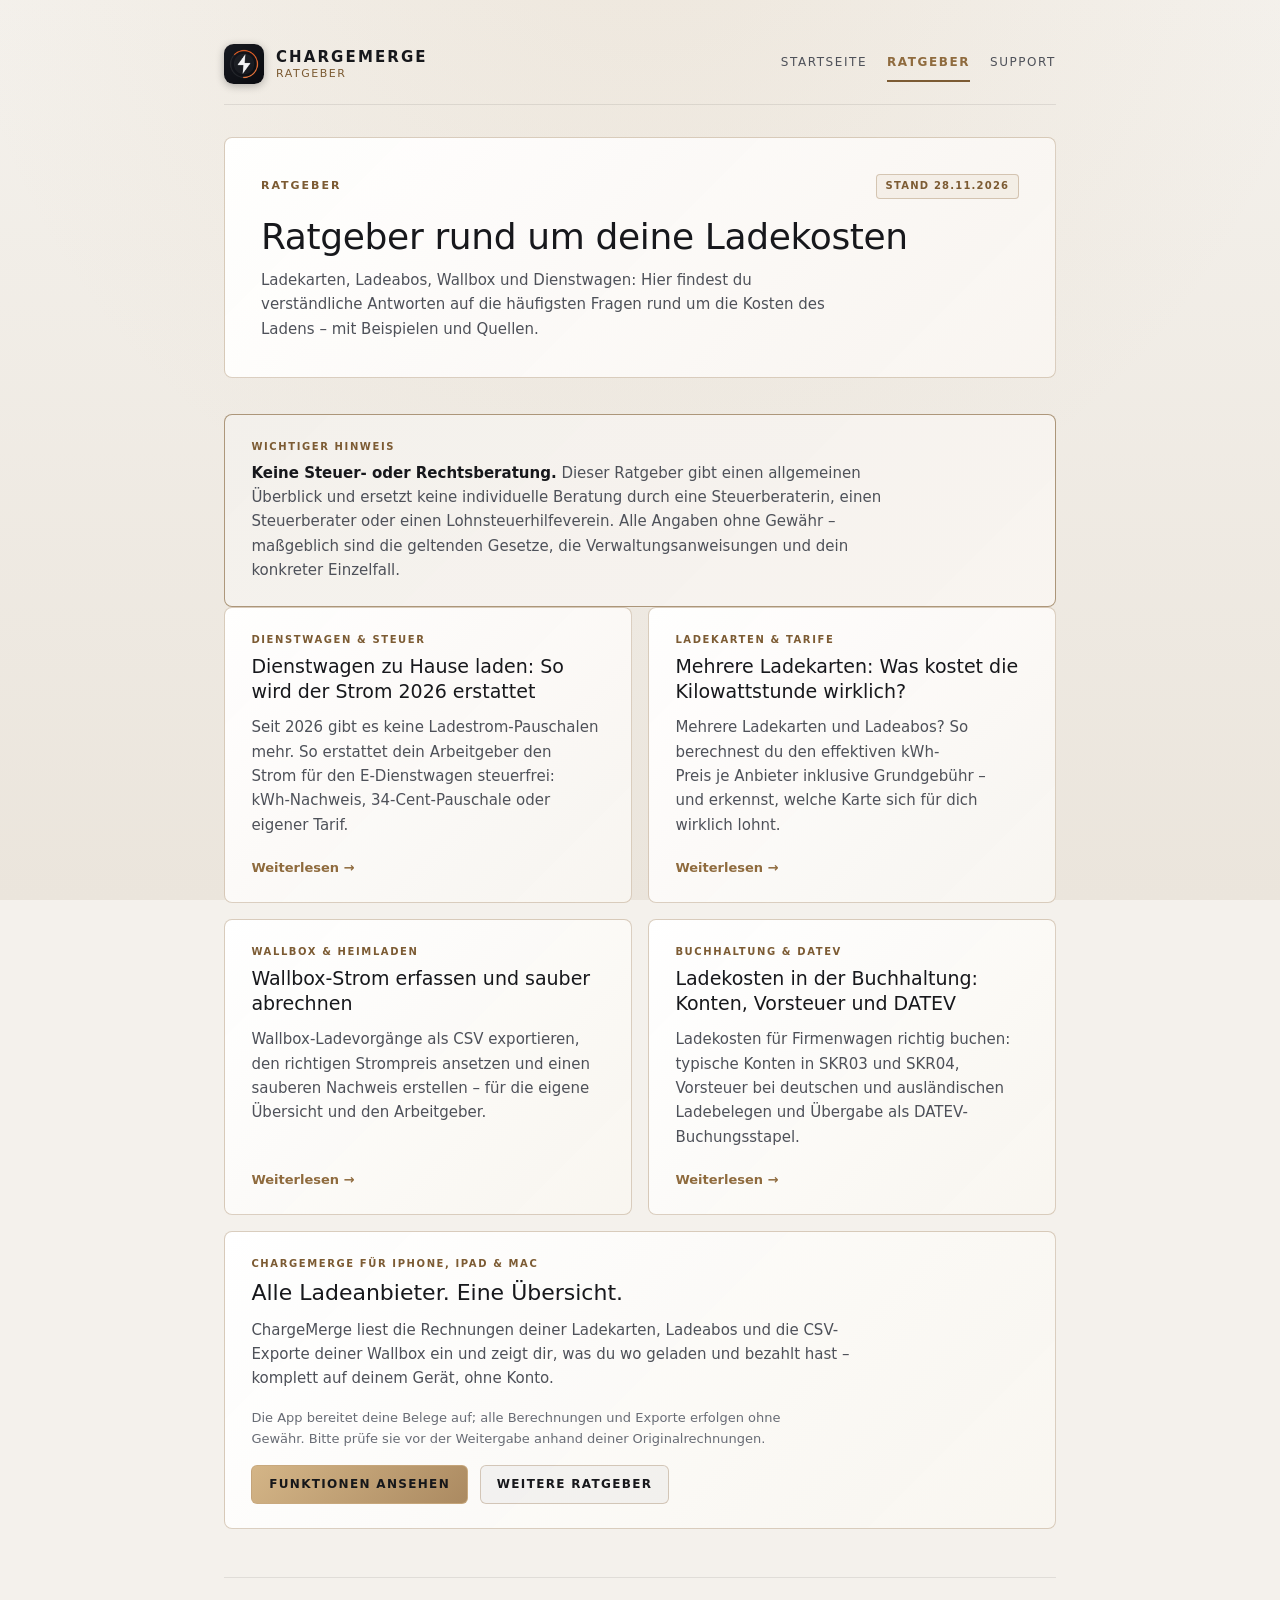
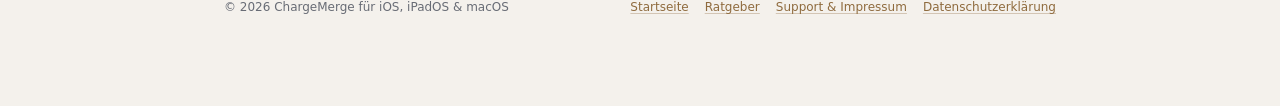
<file: ratgeber.html>
<!DOCTYPE html>
<html lang="de">
<head>
  <meta charset="utf-8">
  <meta name="viewport" content="width=device-width, initial-scale=1">
  <meta name="color-scheme" content="light dark">
  <meta name="robots" content="index, follow">
  <title>Ratgeber: Ladekosten, Ladekarten, Wallbox und Dienstwagen | ChargeMerge</title>
  <meta name="description" content="Ratgeber rund um die Ladekosten deines E-Autos: Ladestrom für den Dienstwagen erstatten, Ladekarten vergleichen, Wallbox-Strom abrechnen und Ladekosten richtig buchen.">
  <link rel="canonical" href="https://chargemerge.de/ratgeber.html">
  <link rel="icon" href="assets/favicon.png" type="image/png">
  <link rel="apple-touch-icon" href="assets/apple-touch-icon.png">

  <meta property="og:type" content="website">
  <meta property="og:locale" content="de_DE">
  <meta property="og:site_name" content="ChargeMerge">
  <meta property="og:url" content="https://chargemerge.de/ratgeber.html">
  <meta property="og:title" content="Ratgeber rund um deine Ladekosten">
  <meta property="og:description" content="Ratgeber rund um die Ladekosten deines E-Autos: Ladestrom für den Dienstwagen erstatten, Ladekarten vergleichen, Wallbox-Strom abrechnen und Ladekosten richtig buchen.">
  <meta property="og:image" content="https://chargemerge.de/assets/og-image.jpg">
  <meta property="og:image:width" content="1200">
  <meta property="og:image:height" content="630">
  <meta name="twitter:card" content="summary_large_image">

  <link rel="stylesheet" href="styles.css?v=8">
  <script src="motion.js?v=8"></script>
  <script src="nav.js?v=8" defer></script>

  <script type="application/ld+json">
{
  "@context": "https://schema.org",
  "@type": "CollectionPage",
  "headline": "Ratgeber rund um deine Ladekosten",
  "description": "Ratgeber rund um die Ladekosten deines E-Autos: Ladestrom für den Dienstwagen erstatten, Ladekarten vergleichen, Wallbox-Strom abrechnen und Ladekosten richtig buchen.",
  "inLanguage": "de",
  "url": "https://chargemerge.de/ratgeber.html",
  "dateModified": "2026-11-28",
  "publisher": {
    "@type": "Organization",
    "name": "ChargeMerge",
    "url": "https://chargemerge.de/",
    "logo": {
      "@type": "ImageObject",
      "url": "https://chargemerge.de/assets/app-icon.png"
    }
  },
  "image": "https://chargemerge.de/assets/og-image.jpg",
  "isPartOf": {
    "@type": "WebSite",
    "name": "ChargeMerge",
    "url": "https://chargemerge.de/"
  }
}
  </script>
  <script type="application/ld+json">
{
  "@context": "https://schema.org",
  "@type": "BreadcrumbList",
  "itemListElement": [
    {
      "@type": "ListItem",
      "position": 1,
      "name": "Startseite",
      "item": "https://chargemerge.de/"
    },
    {
      "@type": "ListItem",
      "position": 2,
      "name": "Ratgeber",
      "item": "https://chargemerge.de/ratgeber.html"
    }
  ]
}
  </script>
</head>
<body>
  <div class="page-shell">
    <header class="top-bar">
      <a class="brand-lockup" href="./">
        <img class="brand-icon" src="assets/app-icon.png" alt="" width="40" height="40">
        <span class="brand-wordmark">
          <span class="brand-title">ChargeMerge</span>
          <span class="brand-subtitle">Ratgeber</span>
        </span>
      </a>

      <button class="nav-toggle" type="button" aria-expanded="false" aria-controls="hauptmenue" aria-label="Menü öffnen" hidden>
        <svg width="22" height="22" viewBox="0 0 22 22" fill="none" aria-hidden="true">
          <path class="nav-toggle-bars" d="M3 6h16M3 11h16M3 16h16" stroke="currentColor" stroke-width="1.6" stroke-linecap="round"/>
          <path class="nav-toggle-close" d="M5 5l12 12M17 5L5 17" stroke="currentColor" stroke-width="1.6" stroke-linecap="round"/>
        </svg>
      </button>

      <nav class="nav-links" id="hauptmenue" aria-label="Hauptnavigation">
        <a class="nav-link" href="./">Startseite</a>
        <a class="nav-link" href="ratgeber.html" aria-current="page">Ratgeber</a>
        <a class="nav-link" href="impressum.html#kontakt">Support</a>
      </nav>
    </header>

    <main>
      <section class="hero-card" aria-labelledby="hero-title">
        <div class="eyebrow-row">
          <span class="eyebrow">Ratgeber</span>
          <span class="glass-badge">Stand 28.11.2026</span>
        </div>

        <h1 id="hero-title" class="hero-heading">Ratgeber rund um deine Ladekosten</h1>
        <p class="hero-lead">Ladekarten, Ladeabos, Wallbox und Dienstwagen: Hier findest du verständliche Antworten auf die häufigsten Fragen rund um die Kosten des Ladens – mit Beispielen und Quellen.</p>
      </section>

      <aside class="luxury-card guide-notice" role="note" aria-label="Wichtiger Hinweis">
        <span class="card-kicker">Wichtiger Hinweis</span>
        <p><strong>Keine Steuer- oder Rechtsberatung.</strong> Dieser Ratgeber gibt einen allgemeinen Überblick und ersetzt keine individuelle Beratung durch eine Steuerberaterin, einen Steuerberater oder einen Lohnsteuerhilfeverein. Alle Angaben ohne Gewähr – maßgeblich sind die geltenden Gesetze, die Verwaltungsanweisungen und dein konkreter Einzelfall.</p>
      </aside>

      <div class="card-grid card-grid-2 guide-grid">
        <a class="luxury-card guide-link" href="ratgeber-dienstwagen-zuhause-laden.html">
          <span class="card-kicker">Dienstwagen &amp; Steuer</span>
          <h2 class="card-title">Dienstwagen zu Hause laden: So wird der Strom 2026 erstattet</h2>
          <p>Seit 2026 gibt es keine Ladestrom-Pauschalen mehr. So erstattet dein Arbeitgeber den Strom für den E-Dienstwagen steuerfrei: kWh-Nachweis, 34-Cent-Pauschale oder eigener Tarif.</p>
          <span class="guide-link-more">Weiterlesen →</span>
        </a>
        <a class="luxury-card guide-link" href="ratgeber-ladekarten-vergleichen.html">
          <span class="card-kicker">Ladekarten &amp; Tarife</span>
          <h2 class="card-title">Mehrere Ladekarten: Was kostet die Kilowattstunde wirklich?</h2>
          <p>Mehrere Ladekarten und Ladeabos? So berechnest du den effektiven kWh-Preis je Anbieter inklusive Grundgebühr – und erkennst, welche Karte sich für dich wirklich lohnt.</p>
          <span class="guide-link-more">Weiterlesen →</span>
        </a>
        <a class="luxury-card guide-link" href="ratgeber-wallbox-strom-abrechnen.html">
          <span class="card-kicker">Wallbox &amp; Heimladen</span>
          <h2 class="card-title">Wallbox-Strom erfassen und sauber abrechnen</h2>
          <p>Wallbox-Ladevorgänge als CSV exportieren, den richtigen Strompreis ansetzen und einen sauberen Nachweis erstellen – für die eigene Übersicht und den Arbeitgeber.</p>
          <span class="guide-link-more">Weiterlesen →</span>
        </a>
        <a class="luxury-card guide-link" href="ratgeber-ladekosten-buchhaltung.html">
          <span class="card-kicker">Buchhaltung &amp; DATEV</span>
          <h2 class="card-title">Ladekosten in der Buchhaltung: Konten, Vorsteuer und DATEV</h2>
          <p>Ladekosten für Firmenwagen richtig buchen: typische Konten in SKR03 und SKR04, Vorsteuer bei deutschen und ausländischen Ladebelegen und Übergabe als DATEV-Buchungsstapel.</p>
          <span class="guide-link-more">Weiterlesen →</span>
        </a>
      </div>

      <section class="luxury-card guide-cta" aria-label="ChargeMerge">
        <span class="card-kicker">ChargeMerge für iPhone, iPad &amp; Mac</span>
        <h2 class="card-title">Alle Ladeanbieter. Eine Übersicht.</h2>
        <p>ChargeMerge liest die Rechnungen deiner Ladekarten, Ladeabos und die CSV-Exporte deiner Wallbox ein und zeigt dir, was du wo geladen und bezahlt hast – komplett auf deinem Gerät, ohne Konto.</p>
        <p class="guide-disclaimer">Die App bereitet deine Belege auf; alle Berechnungen und Exporte erfolgen ohne Gewähr. Bitte prüfe sie vor der Weitergabe anhand deiner Originalrechnungen.</p>
        <div class="hero-actions">
          <a class="btn-champagne" href="./#funktionen">Funktionen ansehen</a>
          <a class="btn-secondary" href="ratgeber.html">Weitere Ratgeber</a>
        </div>
      </section>
    </main>

    <footer class="site-footer">
      <span>© 2026 ChargeMerge für iOS, iPadOS &amp; macOS</span>
      <div class="footer-links">
        <a class="inline-link" href="./">Startseite</a>
        <a class="inline-link" href="ratgeber.html">Ratgeber</a>
        <a class="inline-link" href="impressum.html">Support &amp; Impressum</a>
        <a class="inline-link" href="datenschutz.html">Datenschutzerklärung</a>
      </div>
    </footer>
  </div>
</body>
</html>
</file>
<file: styles.css>
/* ChargeMerge — Haute Automotive Luxury Web System
   Mirrors Sources/ChargeMerge/Theme/LiquidGlassTheme.swift
   Palette: Matte Anthracite Graphite, Warm Ivory Alabaster & Brushed Champagne Gold (#C8A97E) */

:root {
  /* Light Mode Tokens (Warm Ivory & Alabaster Stone) */
  --bg-canvas-light: #f4f1ec;
  --bg-canvas-end-light: #ebe5dc;
  --bg-surface-top-light: rgba(255, 255, 255, 0.96);
  --bg-surface-bottom-light: rgba(248, 245, 240, 0.95);
  --bg-subtle-light: rgba(24, 25, 28, 0.035);
  --text-primary-light: #17181c;
  --text-secondary-light: #4e5159;
  --text-muted-light: #686c75;
  --accent-light: #7c5b33;
  --accent-champagne-light: #8f6b3e;
  --border-card-light: rgba(143, 107, 62, 0.32);
  --border-hairline-light: rgba(24, 25, 28, 0.09);
  --rule-accent-light: rgba(143, 107, 62, 0.24);
  --spotlight-light: rgba(200, 169, 126, 0.14);
  --shadow-card-light: 0 3px 10px rgba(20, 18, 14, 0.05);
  --scrollbar-thumb-light: #8b7b67;
  --scrollbar-track-light: #eae4da;

  /* Dark Mode Tokens (Matte Anthracite Charcoal & Brushed Champagne Gold) */
  --bg-canvas-dark: #16181c;
  --bg-canvas-end-dark: #1d2025;
  --bg-surface-top-dark: rgba(41, 43, 49, 0.95);
  --bg-surface-bottom-dark: rgba(31, 33, 38, 0.97);
  --bg-subtle-dark: rgba(255, 255, 255, 0.035);
  --text-primary-dark: #f2efe9;
  --text-secondary-dark: #b6b9c2;
  --text-muted-dark: #8e929d;
  --accent-dark: #c8a97e;
  --accent-champagne-dark: #dcc299;
  --border-card-dark: rgba(200, 169, 126, 0.28);
  --border-hairline-dark: rgba(255, 255, 255, 0.08);
  --rule-accent-dark: rgba(200, 169, 126, 0.22);
  --spotlight-dark: rgba(200, 169, 126, 0.10);
  --shadow-card-dark: 0 4px 14px rgba(0, 0, 0, 0.34);
  --scrollbar-thumb-dark: #6e6559;
  --scrollbar-track-dark: #181a1e;

  /* Default Assignments (Light Fallback) */
  --bg-canvas: var(--bg-canvas-light);
  --bg-canvas-end: var(--bg-canvas-end-light);
  --bg-surface-top: var(--bg-surface-top-light);
  --bg-surface-bottom: var(--bg-surface-bottom-light);
  --bg-subtle: var(--bg-subtle-light);
  --text-primary: var(--text-primary-light);
  --text-secondary: var(--text-secondary-light);
  --text-muted: var(--text-muted-light);
  --accent: var(--accent-light);
  --accent-champagne: var(--accent-champagne-light);
  --border-card: var(--border-card-light);
  --border-hairline: var(--border-hairline-light);
  --rule-accent: var(--rule-accent-light);
  --spotlight: var(--spotlight-light);
  --shadow-card: var(--shadow-card-light);
  --scrollbar-thumb: var(--scrollbar-thumb-light);
  --scrollbar-track: var(--scrollbar-track-light);

  @media (prefers-color-scheme: dark) {
    --bg-canvas: var(--bg-canvas-dark);
    --bg-canvas-end: var(--bg-canvas-end-dark);
    --bg-surface-top: var(--bg-surface-top-dark);
    --bg-surface-bottom: var(--bg-surface-bottom-dark);
    --bg-subtle: var(--bg-subtle-dark);
    --text-primary: var(--text-primary-dark);
    --text-secondary: var(--text-secondary-dark);
    --text-muted: var(--text-muted-dark);
    --accent: var(--accent-dark);
    --accent-champagne: var(--accent-champagne-dark);
    --border-card: var(--border-card-dark);
    --border-hairline: var(--border-hairline-dark);
    --rule-accent: var(--rule-accent-dark);
    --spotlight: var(--spotlight-dark);
    --shadow-card: var(--shadow-card-dark);
    --scrollbar-thumb: var(--scrollbar-thumb-dark);
    --scrollbar-track: var(--scrollbar-track-dark);
  }

  @supports (color: light-dark(white, black)) {
    --bg-canvas: light-dark(var(--bg-canvas-light), var(--bg-canvas-dark));
    --bg-canvas-end: light-dark(var(--bg-canvas-end-light), var(--bg-canvas-end-dark));
    --bg-surface-top: light-dark(var(--bg-surface-top-light), var(--bg-surface-top-dark));
    --bg-surface-bottom: light-dark(var(--bg-surface-bottom-light), var(--bg-surface-bottom-dark));
    --bg-subtle: light-dark(var(--bg-subtle-light), var(--bg-subtle-dark));
    --text-primary: light-dark(var(--text-primary-light), var(--text-primary-dark));
    --text-secondary: light-dark(var(--text-secondary-light), var(--text-secondary-dark));
    --text-muted: light-dark(var(--text-muted-light), var(--text-muted-dark));
    --accent: light-dark(var(--accent-light), var(--accent-dark));
    --accent-champagne: light-dark(var(--accent-champagne-light), var(--accent-champagne-dark));
    --border-card: light-dark(var(--border-card-light), var(--border-card-dark));
    --border-hairline: light-dark(var(--border-hairline-light), var(--border-hairline-dark));
    --rule-accent: light-dark(var(--rule-accent-light), var(--rule-accent-dark));
    --spotlight: light-dark(var(--spotlight-light), var(--spotlight-dark));
    --shadow-card: light-dark(var(--shadow-card-light), var(--shadow-card-dark));
    --scrollbar-thumb: light-dark(var(--scrollbar-thumb-light), var(--scrollbar-thumb-dark));
    --scrollbar-track: light-dark(var(--scrollbar-track-light), var(--scrollbar-track-dark));
  }

  color-scheme: light dark;
  accent-color: var(--accent);
  scrollbar-color: var(--scrollbar-thumb) var(--scrollbar-track);
}

@media (prefers-contrast: more) {
  :root {
    --border-card-light: rgba(110, 78, 38, 0.65);
    --border-card-dark: rgba(220, 194, 153, 0.65);
  }
}

@media (forced-colors: active) {
  :root {
    --border-card: CanvasText;
    --border-hairline: GrayText;
    --rule-accent: GrayText;
  }
}

*,
*::before,
*::after {
  box-sizing: border-box;
}

html {
  min-height: 100%;
  background-color: var(--bg-canvas);
}

body {
  margin: 0;
  min-height: 100vh;
  font-family: -apple-system, BlinkMacSystemFont, "SF Pro Display", "SF Pro Text", "Helvetica Neue", Inter, system-ui, sans-serif;
  font-size: 1rem;
  line-height: 1.62;
  color: var(--text-primary);
  background-color: var(--bg-canvas);
  background-image:
    radial-gradient(circle at 50% -12%, var(--spotlight) 0%, transparent 58%),
    linear-gradient(180deg, var(--bg-canvas) 0%, var(--bg-canvas-end) 100%);
  background-attachment: fixed;
  text-align: start;
  overflow-wrap: break-word;
  -webkit-font-smoothing: antialiased;
}

::selection {
  background-color: rgba(200, 169, 126, 0.28);
  color: var(--text-primary);
}

.page-shell {
  max-width: 56rem;
  margin-inline: auto;
  padding: 2rem 1.25rem 4.5rem;
}

@media (min-width: 48rem) {
  .page-shell {
    padding: 2.75rem 2rem 5.5rem;
  }
}

/* Top Architectural Navigation Bar */
.top-bar {
  display: flex;
  flex-wrap: wrap;
  align-items: center;
  justify-content: space-between;
  gap: 1rem 1.5rem;
  padding-bottom: 1.25rem;
  margin-bottom: 2rem;
  border-bottom: 1px solid var(--border-hairline);
}

.brand-lockup {
  display: inline-flex;
  align-items: center;
  gap: 0.75rem;
  text-decoration: none;
  color: var(--text-primary);
}

.brand-crest {
  width: 2rem;
  height: 2rem;
  flex-shrink: 0;
  color: var(--accent);
}

.brand-icon {
  width: 2.5rem;
  height: 2.5rem;
  flex-shrink: 0;
  border-radius: 0.6rem;
  box-shadow: 0 2px 8px rgba(0, 0, 0, 0.28);
}

.brand-wordmark {
  display: flex;
  flex-direction: column;
  gap: 0.1rem;
}

.brand-title {
  font-size: 0.9375rem;
  font-weight: 600;
  letter-spacing: 0.14em;
  text-transform: uppercase;
  line-height: 1.2;
}

.brand-subtitle {
  font-size: 0.6875rem;
  font-weight: 500;
  letter-spacing: 0.14em;
  text-transform: uppercase;
  color: var(--accent);
  line-height: 1.2;
}

.nav-links {
  display: flex;
  flex-wrap: wrap;
  align-items: center;
  gap: 0.375rem 1.25rem;
}

.nav-link {
  display: inline-flex;
  align-items: center;
  min-block-size: 2.25rem;
  padding-block: 0.35rem;
  font-size: 0.75rem;
  font-weight: 500;
  letter-spacing: 0.13em;
  text-transform: uppercase;
  text-decoration: none;
  color: var(--text-secondary);
  border-bottom: 2px solid transparent;
  transition: color 0.18s ease, border-color 0.18s ease;
}

.nav-link:hover,
.nav-link:focus-visible {
  color: var(--text-primary);
}

.nav-link[aria-current="page"] {
  color: var(--accent-champagne);
  font-weight: 600;
  border-bottom-color: var(--accent);
}

/* ---------- Mobiles Menü (Hamburger) ---------- */

.nav-toggle {
  display: none;
  align-items: center;
  justify-content: center;
  width: 2.75rem;
  height: 2.75rem;
  padding: 0;
  color: var(--text-primary);
  background-color: var(--bg-subtle);
  border: 1px solid var(--border-card);
  border-radius: 0.5rem;
  cursor: pointer;
}

.nav-toggle:focus-visible {
  outline: 2px solid var(--accent);
  outline-offset: 3px;
}

.nav-toggle-close,
.nav-toggle[aria-expanded="true"] .nav-toggle-bars {
  display: none;
}

.nav-toggle[aria-expanded="true"] .nav-toggle-close {
  display: inline;
}

@media (max-width: 47.99rem) {
  .has-nav-toggle .top-bar {
    flex-wrap: wrap;
  }

  .has-nav-toggle .nav-toggle:not([hidden]) {
    display: inline-flex;
  }

  .has-nav-toggle .nav-links {
    display: none;
    flex: 1 0 100%;
    flex-direction: column;
    align-items: stretch;
    gap: 0;
    padding: 0.25rem 1rem;
    border-radius: 0.75rem;
    background: linear-gradient(135deg, var(--bg-surface-top) 0%, var(--bg-surface-bottom) 100%);
    border: 1px solid var(--border-card);
    box-shadow: var(--shadow-card);
  }

  .has-nav-toggle .nav-links.is-open {
    display: flex;
  }

  .has-nav-toggle .nav-link {
    min-block-size: 3rem;
    font-size: 0.8125rem;
    border-bottom: 1px solid var(--border-hairline);
  }

  .has-nav-toggle .nav-link:last-child {
    border-bottom: 0;
  }
}

/* Concierge Hero Card (mirrors DashboardView.heroConciergeCard & TaxAndDatevView.headerBanner) */
.hero-card {
  position: relative;
  overflow: hidden;
  padding: 1.75rem 1.5rem;
  margin-bottom: 2.25rem;
  border-radius: 0.5rem;
  background: linear-gradient(135deg, var(--bg-surface-top) 0%, var(--bg-surface-bottom) 100%);
  border: 1px solid var(--border-card);
  box-shadow: var(--shadow-card);
}

@media (min-width: 48rem) {
  .hero-card {
    padding: 2.25rem 2.25rem;
  }
}

.eyebrow-row {
  display: flex;
  flex-wrap: wrap;
  align-items: center;
  justify-content: space-between;
  gap: 0.625rem;
  margin-bottom: 1rem;
}

.eyebrow {
  font-size: 0.6875rem;
  font-weight: 600;
  letter-spacing: 0.18em;
  text-transform: uppercase;
  color: var(--accent);
}

.glass-badge {
  display: inline-flex;
  align-items: center;
  gap: 0.375rem;
  min-block-size: 1.5rem;
  padding: 0.2rem 0.55rem;
  font-size: 0.625rem;
  font-weight: 600;
  letter-spacing: 0.12em;
  text-transform: uppercase;
  color: var(--accent);
  background-color: rgba(200, 169, 126, 0.11);
  border: 1px solid var(--border-card);
  border-radius: 0.25rem;
}

.hero-heading {
  margin: 0 0 0.65rem;
  font-size: clamp(1.6rem, 1.25rem + 1.5vw, 2.25rem);
  font-weight: 300;
  line-height: 1.2;
  letter-spacing: -0.01em;
  color: var(--text-primary);
}

.hero-lead {
  margin: 0;
  max-width: 62ch;
  font-size: 0.9375rem;
  color: var(--text-secondary);
  text-wrap: pretty;
}

.hero-actions {
  display: flex;
  flex-wrap: wrap;
  align-items: center;
  gap: 0.75rem;
  margin-top: 1.5rem;
}

/* GlassActionButton (mirrors LiquidGlassTheme.swift lines 299-354) */
.btn-champagne {
  display: inline-flex;
  align-items: center;
  gap: 0.5rem;
  min-block-size: 2.375rem;
  padding: 0.55rem 1.05rem;
  font-size: 0.75rem;
  font-weight: 600;
  letter-spacing: 0.11em;
  text-transform: uppercase;
  text-decoration: none;
  color: #16171a;
  background: linear-gradient(135deg, #d4b587 0%, #ab8a61 100%);
  border: 1px solid rgba(200, 169, 126, 0.85);
  border-radius: 0.375rem;
  transition: filter 0.16s ease, transform 0.16s ease;
}

.btn-champagne:hover,
.btn-champagne:focus-visible {
  filter: brightness(1.06);
}

.btn-secondary {
  display: inline-flex;
  align-items: center;
  gap: 0.5rem;
  min-block-size: 2.375rem;
  padding: 0.55rem 1rem;
  font-size: 0.75rem;
  font-weight: 600;
  letter-spacing: 0.11em;
  text-transform: uppercase;
  text-decoration: none;
  color: var(--text-primary);
  background-color: var(--bg-subtle);
  border: 1px solid var(--border-card);
  border-radius: 0.375rem;
  transition: border-color 0.16s ease, background-color 0.16s ease;
}

.btn-secondary:hover,
.btn-secondary:focus-visible {
  border-color: var(--accent);
}

/* Architectural Section Header with Hairline Rule (mirrors DashboardView.sectionHeader) */
.section-divider {
  display: flex;
  align-items: center;
  gap: 0.75rem;
  margin: 2rem 0 0.875rem;
}

.section-divider-title {
  margin: 0;
  font-size: 0.6875rem;
  font-weight: 600;
  letter-spacing: 0.18em;
  text-transform: uppercase;
  color: var(--accent);
}

.section-divider-line {
  flex: 1;
  height: 1px;
  background-color: var(--rule-accent);
}

/* Luxury Surface Cards & Grids */
.card-grid {
  display: grid;
  grid-template-columns: 1fr;
  gap: 1rem;
}

@media (min-width: 44rem) {
  .card-grid-2 {
    grid-template-columns: repeat(2, minmax(0, 1fr));
  }
  .card-grid-3 {
    grid-template-columns: repeat(3, minmax(0, 1fr));
  }
}

.luxury-card {
  padding: 1.35rem 1.35rem;
  border-radius: 0.5rem;
  background: linear-gradient(135deg, var(--bg-surface-top) 0%, var(--bg-surface-bottom) 100%);
  border: 1px solid var(--border-card);
  box-shadow: var(--shadow-card);
}

@media (min-width: 48rem) {
  .luxury-card {
    padding: 1.5rem 1.65rem;
  }
}

.card-kicker {
  display: block;
  margin-bottom: 0.35rem;
  font-size: 0.625rem;
  font-weight: 600;
  letter-spacing: 0.16em;
  text-transform: uppercase;
  color: var(--accent);
}

.card-title {
  margin: 0 0 0.65rem;
  font-size: 1.125rem;
  font-weight: 400;
  line-height: 1.35;
  color: var(--text-primary);
}

.luxury-card p {
  margin: 0 0 0.75rem;
  max-width: 66ch;
  font-size: 0.9375rem;
  color: var(--text-secondary);
  text-wrap: pretty;
}

.luxury-card p:last-child {
  margin-bottom: 0;
}

.luxury-list {
  margin: 0.5rem 0 0;
  padding-left: 1.15rem;
  max-width: 66ch;
  color: var(--text-secondary);
  font-size: 0.9375rem;
}

.luxury-list li {
  margin-bottom: 0.55rem;
  text-wrap: pretty;
}

.luxury-list li:last-child {
  margin-bottom: 0;
}

.luxury-list strong,
.luxury-card strong {
  color: var(--text-primary);
  font-weight: 600;
}

/* Telemetry Spec Tiles (mirrors GlassKPICard) */
.spec-tile {
  display: flex;
  flex-direction: column;
  justify-content: space-between;
  gap: 0.5rem;
  padding: 1.15rem 1.2rem;
  border-radius: 0.375rem;
  background: linear-gradient(135deg, var(--bg-surface-top) 0%, var(--bg-surface-bottom) 100%);
  border: 1px solid var(--border-card);
}

.spec-value {
  font-size: 1.25rem;
  font-weight: 300;
  font-variant-numeric: tabular-nums;
  color: var(--text-primary);
  line-height: 1.25;
}

.spec-label {
  font-size: 0.625rem;
  font-weight: 600;
  letter-spacing: 0.15em;
  text-transform: uppercase;
  color: var(--accent-champagne);
}

.spec-detail {
  font-size: 0.8125rem;
  color: var(--text-muted);
}

/* Key-Value Definition Rows for Legal / Imprint Blocks */
.kv-table {
  display: grid;
  grid-template-columns: 1fr;
  gap: 0.75rem;
  margin: 0;
}

@media (min-width: 36rem) {
  .kv-table {
    grid-template-columns: 11.5rem 1fr;
    gap: 0.65rem 1.5rem;
  }
}

.kv-term {
  font-size: 0.6875rem;
  font-weight: 600;
  letter-spacing: 0.14em;
  text-transform: uppercase;
  color: var(--text-muted);
  padding-top: 0.18rem;
}

.kv-value {
  margin: 0;
  font-size: 0.9375rem;
  color: var(--text-primary);
}

.inline-link {
  color: var(--accent-champagne);
  text-decoration: underline;
  text-decoration-color: var(--border-card);
  text-underline-offset: 0.2em;
}

.inline-link:hover,
.inline-link:focus-visible {
  color: var(--accent);
  text-decoration-color: var(--accent);
}

/* Minimal Architectural Footer */
.site-footer {
  display: flex;
  flex-wrap: wrap;
  align-items: center;
  justify-content: space-between;
  gap: 0.75rem 1.5rem;
  margin-top: 3rem;
  padding-top: 1.25rem;
  border-top: 1px solid var(--border-hairline);
  font-size: 0.75rem;
  color: var(--text-muted);
}

.footer-links {
  display: flex;
  flex-wrap: wrap;
  gap: 1rem;
}

/* ---------- Bewegungseffekte (nur mit motion.js: html.has-motion) ----------
   motion.js setzt `has-motion` ausschließlich, wenn „Bewegung reduzieren“ aus ist.
   Ohne die Klasse greift nichts davon und die Seite bleibt statisch. */

@keyframes cm-rise {
  from {
    opacity: 0;
    transform: translate3d(0, 1.25rem, 0);
  }
}

@keyframes cm-fade {
  from {
    opacity: 0;
  }
}

/* Schwebende Kopfzeile mit Glas-Hintergrund */
.has-motion .top-bar {
  position: sticky;
  top: 0.75rem;
  z-index: 50;
  animation: cm-fade 0.7s ease backwards;
  transition: border-color 0.3s ease;
}

.has-motion .top-bar::before {
  content: "";
  position: absolute;
  inset: -0.6rem -0.9rem 0.6rem;
  z-index: -1;
  border-radius: 0.9rem;
  background-color: var(--bg-canvas);
  background-color: color-mix(in srgb, var(--bg-canvas) 74%, transparent);
  border: 1px solid var(--border-card);
  box-shadow: var(--shadow-card);
  -webkit-backdrop-filter: blur(16px) saturate(1.5);
  backdrop-filter: blur(16px) saturate(1.5);
  opacity: 0;
  transition: opacity 0.3s ease;
  pointer-events: none;
}

.has-motion .top-bar.is-stuck {
  border-bottom-color: transparent;
}

.has-motion .top-bar.is-stuck::before {
  opacity: 1;
}

/* Sprungmarken landen unterhalb der schwebenden Kopfzeile */
.has-motion [id] {
  scroll-margin-top: 6rem;
}

/* Abschnitte der Landingpage bringen bereits eigenen Abstand nach oben mit */
.has-motion .lp-section[id] {
  scroll-margin-top: 2rem;
}

/* Einblenden beim Scrollen: motion.js setzt data-reveal und später .is-revealed */
.has-motion [data-reveal] {
  opacity: 0;
  transform: translate3d(0, 1.75rem, 0);
  transition:
    opacity 0.7s cubic-bezier(0.22, 0.61, 0.36, 1),
    transform 0.95s cubic-bezier(0.16, 1, 0.3, 1);
  transition-delay: var(--reveal-delay, 0ms);
  will-change: opacity, transform;
}

.has-motion [data-reveal="zoom"] {
  transform: translate3d(0, 1.75rem, 0) scale(0.965);
}

.has-motion [data-reveal="fade"] {
  transform: none;
}

.has-motion [data-reveal].is-revealed {
  opacity: 1;
  transform: none;
}

/* Einstieg der Rechtsseiten */
.has-motion .page-shell .hero-card {
  animation: cm-rise 0.9s cubic-bezier(0.16, 1, 0.3, 1) 0.08s backwards;
}

/* Kleine Reaktionen auf den Mauszeiger */
.has-motion a.btn-champagne,
.has-motion .btn-secondary {
  transition: filter 0.16s ease, transform 0.2s ease, border-color 0.16s ease, background-color 0.16s ease;
}

.has-motion a.btn-champagne:hover,
.has-motion .btn-secondary:hover {
  transform: translateY(-2px);
}

@media print {
  [data-reveal] {
    opacity: 1 !important;
    transform: none !important;
  }

  .has-motion .top-bar {
    position: static;
  }
}

/* Legacy scrollbar fallback for older WebKit without scrollbar-color */
@supports not (scrollbar-color: auto) {
  ::-webkit-scrollbar {
    width: 10px;
    height: 10px;
  }
  ::-webkit-scrollbar-thumb {
    background: var(--scrollbar-thumb);
    border-radius: 5px;
  }
  ::-webkit-scrollbar-track {
    background: var(--scrollbar-track);
  }
}

/* ---------- Ratgeber-Seiten ---------- */
.guide-breadcrumb {
  margin-bottom: 0.9rem;
  font-size: 0.8125rem;
  color: var(--text-muted);
}

.page-shell main > .luxury-card + .luxury-card,
.page-shell main > .card-grid + .luxury-card {
  margin-top: 1rem;
}

.page-shell main > .card-grid {
  margin-bottom: 1rem;
}

.guide-formula {
  padding: 0.75rem 1rem;
  border-radius: 0.375rem;
  border: 1px solid var(--border-card);
  background: color-mix(in srgb, var(--accent) 8%, transparent);
  color: var(--text-primary) !important;
  font-weight: 500;
}

.guide-link {
  display: flex;
  flex-direction: column;
  text-decoration: none;
  color: inherit;
  transition: border-color 0.2s ease, transform 0.2s ease;
}

.guide-link:hover,
.guide-link:focus-visible {
  border-color: var(--accent);
}

.guide-link .card-title {
  font-size: 1.1875rem;
}

.guide-link-more {
  margin-top: auto;
  padding-top: 0.5rem;
  font-size: 0.8125rem;
  font-weight: 600;
  color: var(--accent-champagne);
}

.guide-sources .luxury-list {
  font-size: 0.8125rem;
}

.guide-disclaimer {
  margin-top: 1rem !important;
  font-size: 0.8125rem !important;
  color: var(--text-muted) !important;
}

.guide-cta {
  margin-top: 2rem;
}

.guide-cta .hero-actions {
  margin-top: 1rem;
}

.guide-cta .card-title {
  font-size: 1.375rem;
}

.guide-notice {
  margin-top: 1rem;
  border-color: color-mix(in srgb, var(--accent) 45%, var(--border-card));
  background: linear-gradient(135deg, color-mix(in srgb, var(--accent) 9%, var(--bg-surface-top)) 0%, var(--bg-surface-bottom) 100%);
}

.guide-disclaimer-card p {
  font-size: 0.875rem;
}
</file>
<file: landing.css>
/* ChargeMerge — Produkt-Landingpage (index.html)
   Baut auf den Farb-Tokens und Komponenten aus styles.css auf
   (Anthrazit #16181c, Elfenbein #f4f1ec, Champagner-Gold #c8a97e). */

.lp-shell {
  max-width: 72rem;
  margin-inline: auto;
  padding: 1.5rem 1.25rem 4rem;
}

@media (min-width: 48rem) {
  .lp-shell {
    padding: 2rem 2rem 5rem;
  }
}

.lp-shell .top-bar {
  margin-bottom: 0;
}

section[id] {
  scroll-margin-top: 1.5rem;
}

/* ---------- Hero ---------- */

.lp-hero {
  display: flex;
  flex-direction: column;
  align-items: center;
  padding-block: 3rem 1.5rem;
  text-align: center;
}

@media (min-width: 48rem) {
  .lp-hero {
    padding-block: 4.5rem 2rem;
  }
}

.lp-hero-title {
  margin: 1.1rem 0;
  max-width: 22ch;
  font-size: clamp(2rem, 1.3rem + 3vw, 3.5rem);
  font-weight: 300;
  line-height: 1.12;
  letter-spacing: -0.02em;
  text-wrap: balance;
}

.lp-hero-title strong {
  font-weight: 500;
  color: var(--accent-champagne);
}

.lp-hero-lead {
  margin: 0;
  max-width: 60ch;
  font-size: 1.0625rem;
  color: var(--text-secondary);
  text-wrap: pretty;
}

.lp-hero .hero-actions {
  justify-content: center;
  margin-top: 1.75rem;
}

.btn-large {
  min-block-size: 2.9rem;
  padding: 0.75rem 1.35rem;
  font-size: 0.8125rem;
}

.btn-champagne[aria-disabled="true"] {
  cursor: default;
}

.btn-champagne[aria-disabled="true"]:hover {
  filter: none;
}

.lp-hero-note {
  margin: 1rem 0 0;
  font-size: 0.8125rem;
  color: var(--text-muted);
}

.lp-hero-visual {
  width: 100%;
  max-width: 62rem;
  margin: 2.75rem 0 0;
}

.lp-hero-visual img {
  display: block;
  width: 100%;
  height: auto;
  filter: drop-shadow(0 18px 28px rgba(0, 0, 0, 0.28));
}

/* ---------- Kennzahlen-Leiste ---------- */

.lp-facts {
  display: grid;
  grid-template-columns: repeat(2, minmax(0, 1fr));
  gap: 0.75rem;
  margin: 1rem 0 0;
  padding: 0;
  list-style: none;
}

@media (min-width: 48rem) {
  .lp-facts {
    grid-template-columns: repeat(4, minmax(0, 1fr));
  }
}

/* ---------- Film ---------- */

.lp-film {
  position: relative;
  max-width: 60rem;
  margin: 3rem auto 0;
  overflow: hidden;
  aspect-ratio: 16 / 9;
  border-radius: 0.75rem;
  border: 1px solid var(--border-card);
  background-color: #16181c;
  box-shadow: 0 18px 44px rgba(0, 0, 0, 0.3);
}

@media (min-width: 48rem) {
  .lp-film {
    margin-top: 4.5rem;
  }
}

.lp-film video {
  display: block;
  width: 100%;
  height: 100%;
  object-fit: cover;
}

.lp-film-play {
  position: absolute;
  inset: 0;
  display: grid;
  place-items: center;
  width: 100%;
  padding: 0;
  color: #16171a;
  background: linear-gradient(180deg, rgba(22, 24, 28, 0) 40%, rgba(22, 24, 28, 0.35) 100%);
  border: 0;
  cursor: pointer;
}

.lp-film-play[hidden] {
  display: none;
}

.lp-film-play svg {
  box-sizing: content-box;
  padding: 1.15rem;
  border-radius: 50%;
  background: linear-gradient(135deg, #d4b587 0%, #ab8a61 100%);
  border: 1px solid rgba(200, 169, 126, 0.85);
  box-shadow: 0 8px 24px rgba(0, 0, 0, 0.4);
  transition: transform 0.25s cubic-bezier(0.22, 0.61, 0.36, 1), filter 0.2s ease;
}

.lp-film-play:hover svg,
.lp-film-play:focus-visible svg {
  filter: brightness(1.08);
}

.lp-film-play:focus-visible {
  outline: 2px solid var(--accent);
  outline-offset: -4px;
}

@media (prefers-reduced-motion: no-preference) {
  .lp-film-play:hover svg {
    transform: scale(1.08);
  }
}

/* ---------- Abschnitts-Überschriften ---------- */

.lp-section {
  padding-top: 4rem;
}

@media (min-width: 48rem) {
  .lp-section {
    padding-top: 5.5rem;
  }
}

.lp-section-head {
  max-width: 46rem;
  margin-bottom: 2rem;
}

.lp-section-title {
  margin: 0.6rem 0 0.75rem;
  font-size: clamp(1.5rem, 1.2rem + 1.4vw, 2.2rem);
  font-weight: 300;
  line-height: 1.2;
  letter-spacing: -0.01em;
  text-wrap: balance;
}

.lp-section-lead {
  margin: 0;
  font-size: 1rem;
  color: var(--text-secondary);
  text-wrap: pretty;
}

/* ---------- Feature-Zeilen mit Screenshot ---------- */

.lp-feature {
  display: grid;
  gap: 1.5rem;
  align-items: center;
  margin-top: 2.5rem;
}

@media (min-width: 58rem) {
  .lp-feature {
    grid-template-columns: minmax(0, 0.8fr) minmax(0, 1.2fr);
    gap: 3rem;
    margin-top: 4rem;
  }

  .lp-feature-flip .lp-feature-text {
    order: 2;
  }

  .lp-feature-flip {
    grid-template-columns: minmax(0, 1.2fr) minmax(0, 0.8fr);
  }
}

.lp-feature-title {
  margin: 0.5rem 0 0.75rem;
  font-size: 1.5rem;
  font-weight: 400;
  line-height: 1.25;
  text-wrap: balance;
}

.lp-feature-text p {
  margin: 0 0 1rem;
  color: var(--text-secondary);
  text-wrap: pretty;
}

.lp-checks {
  margin: 0;
  padding: 0;
  list-style: none;
  color: var(--text-secondary);
  font-size: 0.9375rem;
}

.lp-checks li {
  position: relative;
  padding-left: 1.6rem;
  margin-bottom: 0.55rem;
  text-wrap: pretty;
}

.lp-checks li::before {
  content: "";
  position: absolute;
  left: 0.15rem;
  top: 0.42em;
  width: 0.7rem;
  height: 0.38rem;
  border-left: 2px solid var(--accent);
  border-bottom: 2px solid var(--accent);
  transform: rotate(-45deg);
}

.lp-checks strong {
  color: var(--text-primary);
  font-weight: 600;
}

/* Mac-Fenster: schneidet den schwarzen Menüleisten-Streifen der Screenshots oben weg */
.lp-window {
  margin: 0;
  overflow: hidden;
  aspect-ratio: 2940 / 1846;
  border-radius: 0.75rem;
  border: 1px solid var(--border-card);
  background-color: #16181c;
  box-shadow: 0 18px 44px rgba(0, 0, 0, 0.3);
}

.lp-window img {
  display: block;
  width: 100%;
  height: 100%;
  object-fit: cover;
  object-position: center bottom;
}

/* Erste Feature-Zeile: Anbieter-Vergleich mit iPhone-Ansicht */
.lp-feature-lead {
  margin-top: 0;
  margin-bottom: 3rem;
}

@media (min-width: 58rem) {
  .lp-feature-lead {
    grid-template-columns: minmax(0, 1.1fr) minmax(0, 0.9fr);
    margin-top: 0;
  }
}

.lp-phone-shot {
  margin: 0;
  justify-self: center;
  width: 100%;
  max-width: 19rem;
}

.lp-phone-shot img {
  display: block;
  width: 100%;
  height: auto;
  border-radius: 2.4rem;
  border: 1px solid var(--border-card);
  box-shadow: 0 18px 44px rgba(0, 0, 0, 0.35);
}

/* ---------- Import-Karten & Anbieter-Chips ---------- */

.lp-chips {
  display: flex;
  flex-wrap: wrap;
  gap: 0.4rem;
  margin: 0.9rem 0 0;
  padding: 0;
  list-style: none;
}

.lp-chips li {
  padding: 0.25rem 0.6rem;
  font-size: 0.75rem;
  font-weight: 500;
  color: var(--text-primary);
  background-color: var(--bg-subtle);
  border: 1px solid var(--border-hairline);
  border-radius: 999px;
}

/* ---------- iPhone-Galerie ---------- */

.lp-phones {
  display: grid;
  grid-template-columns: repeat(2, minmax(0, 1fr));
  gap: 1.25rem 1rem;
  margin: 0;
  padding: 0;
  list-style: none;
}

@media (min-width: 52rem) {
  .lp-phones {
    grid-template-columns: repeat(4, minmax(0, 1fr));
    gap: 1.5rem;
  }
}

.lp-phones figure {
  margin: 0;
  text-align: center;
}

.lp-phones img {
  display: block;
  width: 100%;
  max-width: 15rem;
  height: auto;
  margin-inline: auto;
  filter: drop-shadow(0 14px 22px rgba(0, 0, 0, 0.3));
}

.lp-phones figcaption {
  margin-top: 0.85rem;
  font-size: 0.8125rem;
  color: var(--text-secondary);
}

.lp-phones figcaption strong {
  display: block;
  font-size: 0.6875rem;
  font-weight: 600;
  letter-spacing: 0.15em;
  text-transform: uppercase;
  color: var(--accent);
}

/* ---------- Datenschutz-Band ---------- */

.lp-privacy {
  display: grid;
  gap: 1.5rem;
  padding: 1.75rem 1.5rem;
  border-radius: 0.75rem;
  background: linear-gradient(135deg, var(--bg-surface-top) 0%, var(--bg-surface-bottom) 100%);
  border: 1px solid var(--border-card);
  box-shadow: var(--shadow-card);
}

@media (min-width: 56rem) {
  .lp-privacy {
    grid-template-columns: minmax(0, 1fr) minmax(0, 1fr);
    gap: 3rem;
    padding: 2.5rem;
    align-items: center;
  }
}

.lp-privacy .lp-section-title {
  margin-top: 0.5rem;
}

/* ---------- Editionen & Preise ---------- */

.lp-plans {
  display: grid;
  gap: 1rem;
  align-items: stretch;
}

@media (min-width: 56rem) {
  .lp-plans {
    grid-template-columns: repeat(3, minmax(0, 1fr));
  }
}

.lp-plan {
  display: flex;
  flex-direction: column;
  padding: 1.5rem;
  border-radius: 0.75rem;
  background: linear-gradient(135deg, var(--bg-surface-top) 0%, var(--bg-surface-bottom) 100%);
  border: 1px solid var(--border-hairline);
}

.lp-plan-featured {
  border-color: var(--accent);
  box-shadow: var(--shadow-card);
}

.lp-plan-name {
  margin: 0.5rem 0 0.25rem;
  font-size: 1.25rem;
  font-weight: 500;
}

.lp-plan-for {
  margin: 0;
  min-height: 2.6em;
  font-size: 0.875rem;
  color: var(--text-muted);
}

.lp-price {
  margin: 1.1rem 0 0.2rem;
  font-size: 2rem;
  font-weight: 300;
  line-height: 1.1;
  font-variant-numeric: tabular-nums;
}

.lp-price small {
  font-size: 0.875rem;
  font-weight: 400;
  color: var(--text-muted);
}

.lp-price-alt {
  margin: 0 0 1.25rem;
  min-height: 1.4em;
  font-size: 0.8125rem;
  color: var(--text-muted);
}

.lp-plan .lp-checks {
  padding-top: 1.25rem;
  border-top: 1px solid var(--border-hairline);
}

.lp-plans-note {
  margin: 1.25rem 0 0;
  font-size: 0.875rem;
  color: var(--text-muted);
}

/* ---------- FAQ ---------- */

.lp-faq {
  max-width: 50rem;
  border-top: 1px solid var(--border-hairline);
}

.lp-faq details {
  border-bottom: 1px solid var(--border-hairline);
}

.lp-faq summary {
  position: relative;
  padding: 1.1rem 2.5rem 1.1rem 0;
  font-size: 1.0625rem;
  font-weight: 500;
  cursor: pointer;
  list-style: none;
}

.lp-faq summary::-webkit-details-marker {
  display: none;
}

.lp-faq summary::after {
  content: "+";
  position: absolute;
  right: 0.35rem;
  top: 50%;
  translate: 0 -50%;
  font-size: 1.5rem;
  font-weight: 300;
  line-height: 1;
  color: var(--accent);
}

.lp-faq details[open] summary::after {
  content: "–";
}

.lp-faq summary:focus-visible {
  outline: 2px solid var(--accent);
  outline-offset: 4px;
  border-radius: 0.25rem;
}

.lp-faq details p {
  margin: 0 0 1.2rem;
  max-width: 66ch;
  color: var(--text-secondary);
  text-wrap: pretty;
}

/* ---------- Abschluss-CTA & Footer ---------- */

.lp-cta {
  margin-top: 4.5rem;
  padding: 2.5rem 1.5rem;
  text-align: center;
  border-radius: 0.75rem;
  background: linear-gradient(135deg, var(--bg-surface-top) 0%, var(--bg-surface-bottom) 100%);
  border: 1px solid var(--border-card);
}

.lp-cta img {
  width: 4.5rem;
  height: 4.5rem;
  border-radius: 1.05rem;
  box-shadow: 0 6px 18px rgba(0, 0, 0, 0.3);
}

.lp-cta .lp-section-title {
  margin-top: 1.1rem;
}

.lp-cta .lp-section-lead {
  max-width: 48ch;
  margin-inline: auto;
}

.lp-cta .hero-actions {
  justify-content: center;
}

.lp-legal-note {
  margin: 1.5rem 0 0;
  max-width: 80ch;
  font-size: 0.75rem;
  line-height: 1.55;
  color: var(--text-muted);
}

@media (prefers-reduced-motion: no-preference) {
  html {
    scroll-behavior: smooth;
  }
}

/* ---------- Bewegungseffekte der Landingpage (nur mit motion.js: html.has-motion) ---------- */

/* Hero baut sich beim Laden nacheinander auf */
.has-motion .lp-hero > * {
  animation: cm-rise 0.9s cubic-bezier(0.16, 1, 0.3, 1) backwards;
}

.has-motion .lp-hero > :nth-child(1) { animation-delay: 0.05s; }
.has-motion .lp-hero > :nth-child(2) { animation-delay: 0.13s; }
.has-motion .lp-hero > :nth-child(3) { animation-delay: 0.21s; }
.has-motion .lp-hero > :nth-child(4) { animation-delay: 0.29s; }
.has-motion .lp-hero > :nth-child(5) { animation-delay: 0.37s; }

@keyframes lp-hero-visual {
  from {
    opacity: 0;
    transform: translate3d(0, 2.25rem, 0) scale(0.96);
  }
}

.has-motion .lp-hero > .lp-hero-visual {
  animation: lp-hero-visual 1.3s cubic-bezier(0.16, 1, 0.3, 1) 0.4s backwards;
}

/* Mac-Screenshots zoomen im Rahmen sanft heran */
.has-motion .lp-window[data-reveal] img {
  scale: 1.08;
  transition: scale 1.5s cubic-bezier(0.16, 1, 0.3, 1);
  transition-delay: var(--reveal-delay, 0ms);
}

.has-motion .lp-window[data-reveal].is-revealed img {
  scale: 1;
}

/* Editionen und Karten heben sich unter dem Mauszeiger leicht an */
.has-motion .lp-plan:not([data-reveal]),
.has-motion .lp-import-cards > .luxury-card:not([data-reveal]),
.has-motion .lp-facts > li:not([data-reveal]) {
  transition: transform 0.3s cubic-bezier(0.22, 0.61, 0.36, 1), border-color 0.3s ease, box-shadow 0.3s ease;
}

@media (hover: hover) {
  .has-motion .lp-plan:not([data-reveal]):hover,
  .has-motion .lp-import-cards > .luxury-card:not([data-reveal]):hover,
  .has-motion .lp-facts > li:not([data-reveal]):hover {
    transform: translateY(-4px);
    border-color: var(--accent);
    box-shadow: 0 12px 28px rgba(0, 0, 0, 0.14);
  }
}

/* FAQ: Antwort blendet beim Aufklappen ein; Plus dreht sich zum Schließen-Zeichen */
.has-motion .lp-faq details[open] > p {
  animation: cm-fade 0.45s ease 0.08s backwards;
}

.has-motion .lp-faq details.is-closing > p {
  opacity: 0;
  transition: opacity 0.2s ease;
}

.has-motion .lp-faq summary {
  transition: color 0.2s ease;
}

.has-motion .lp-faq summary:hover {
  color: var(--accent-champagne);
}
</file>
